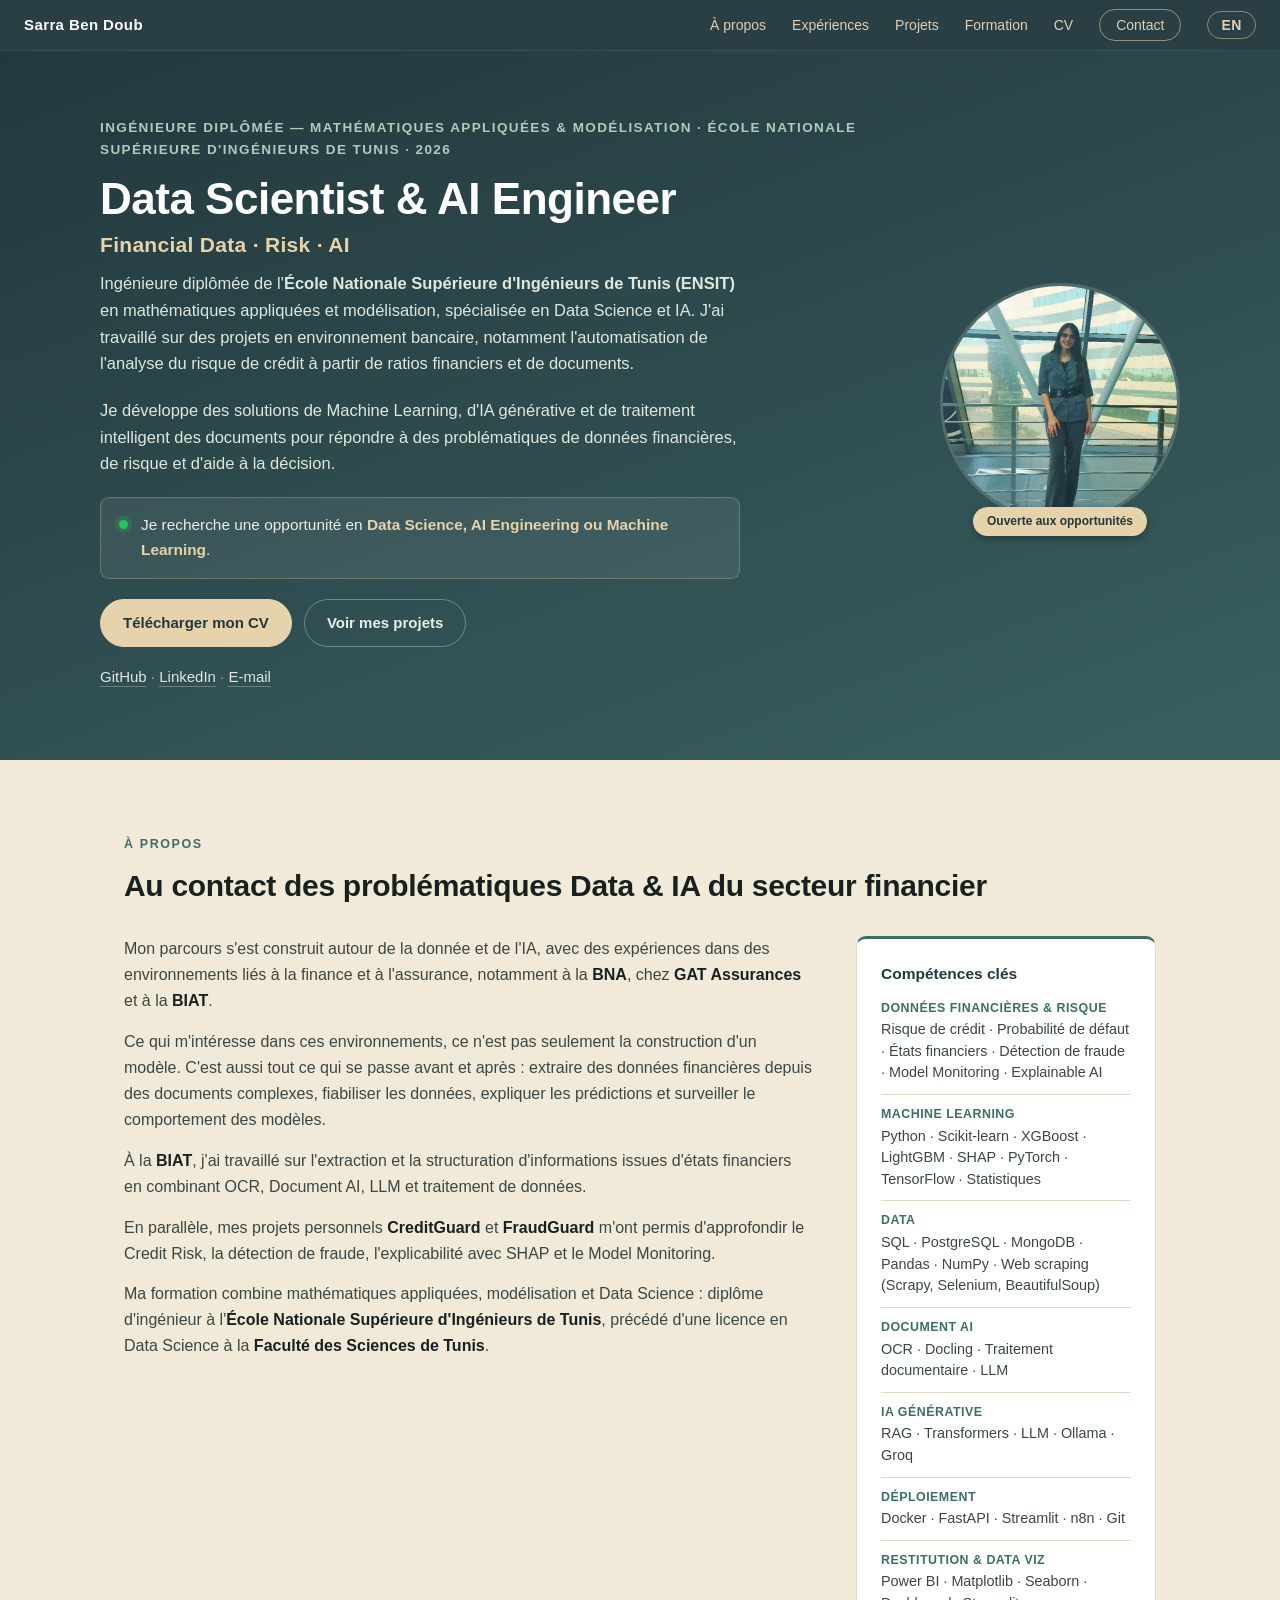
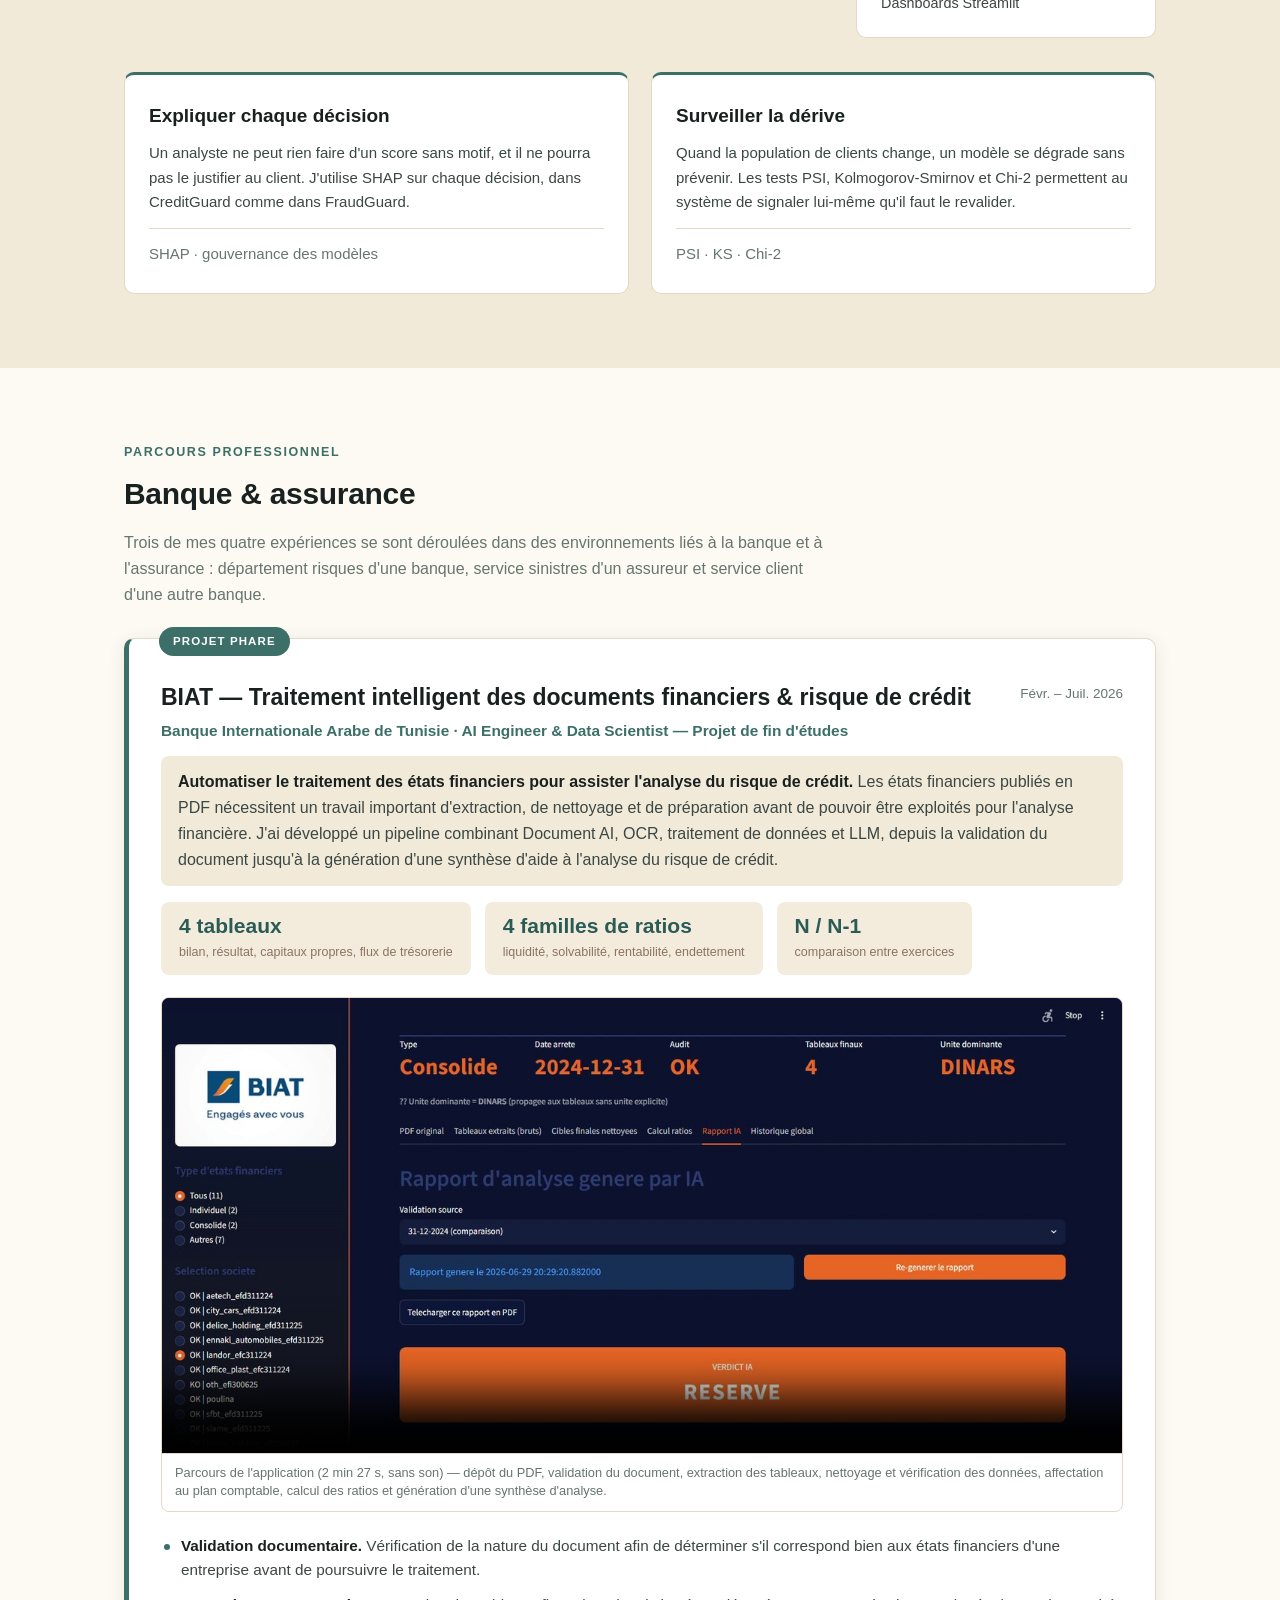
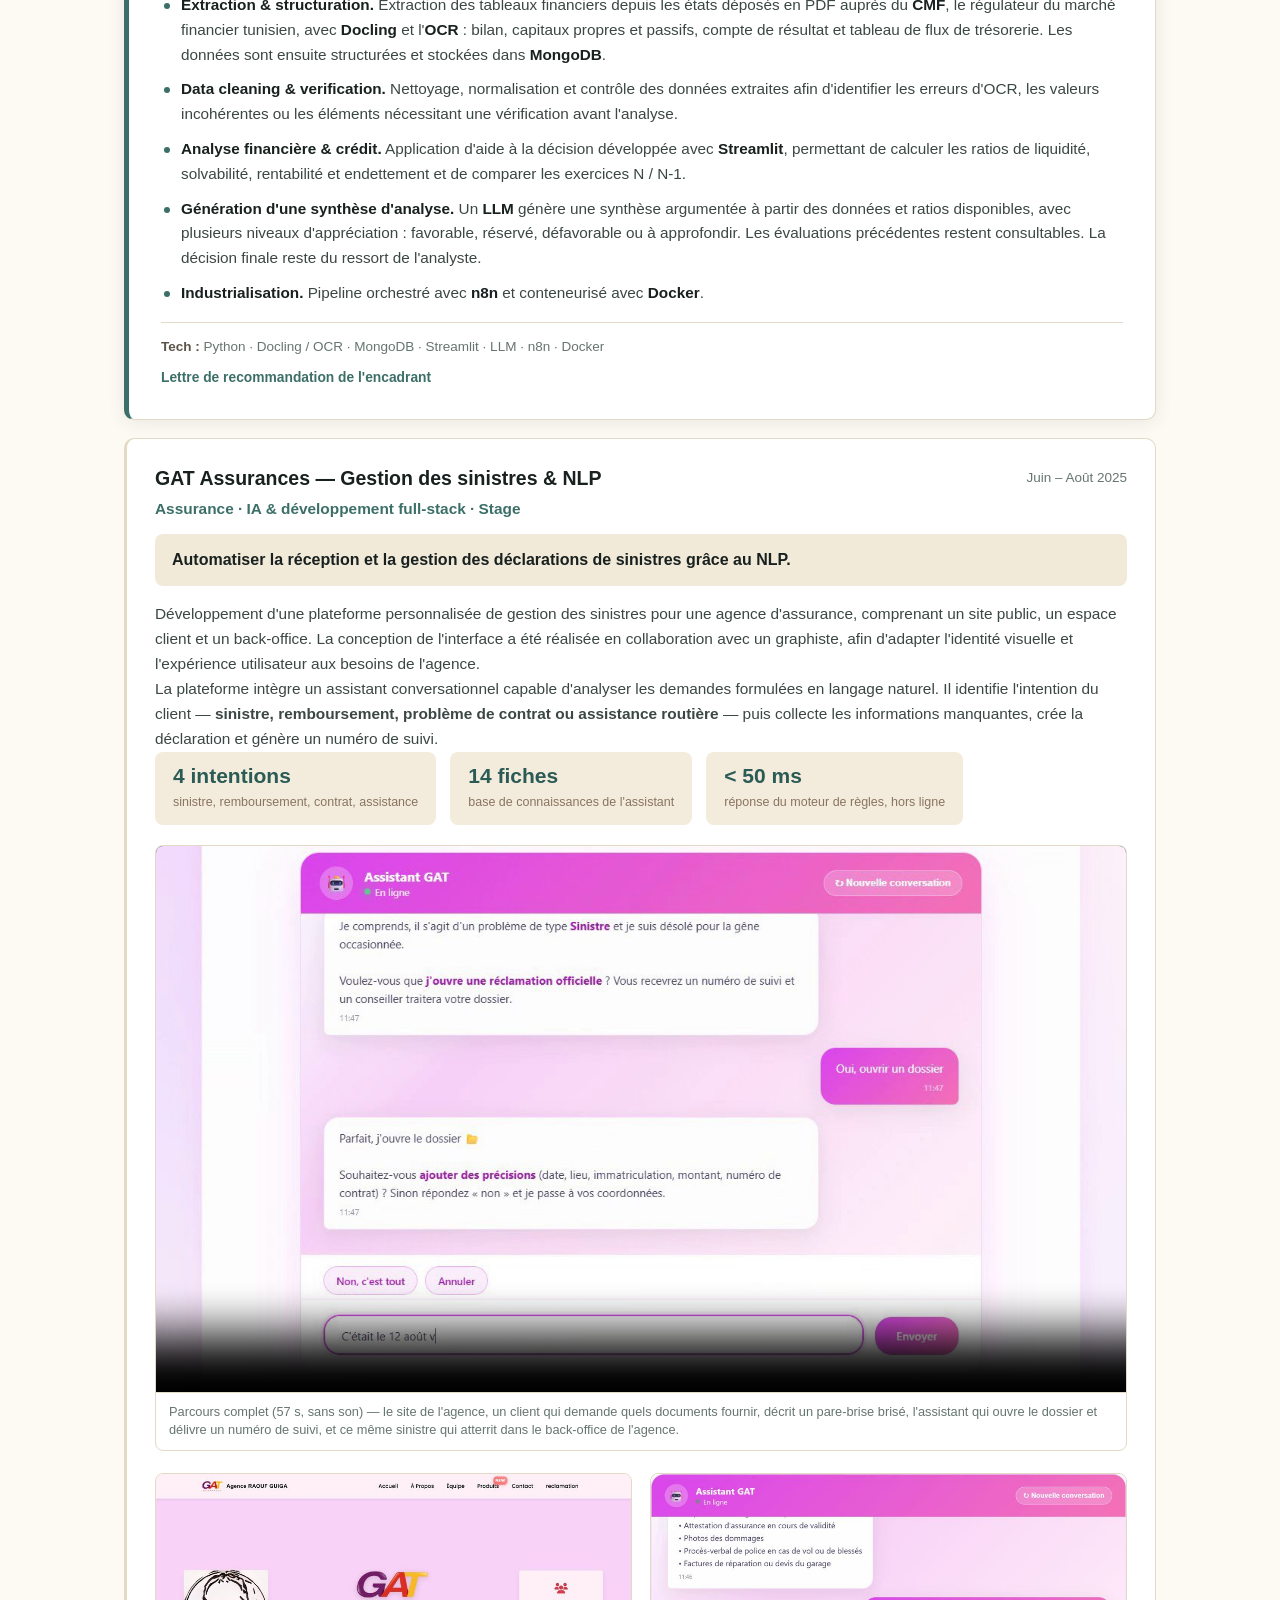
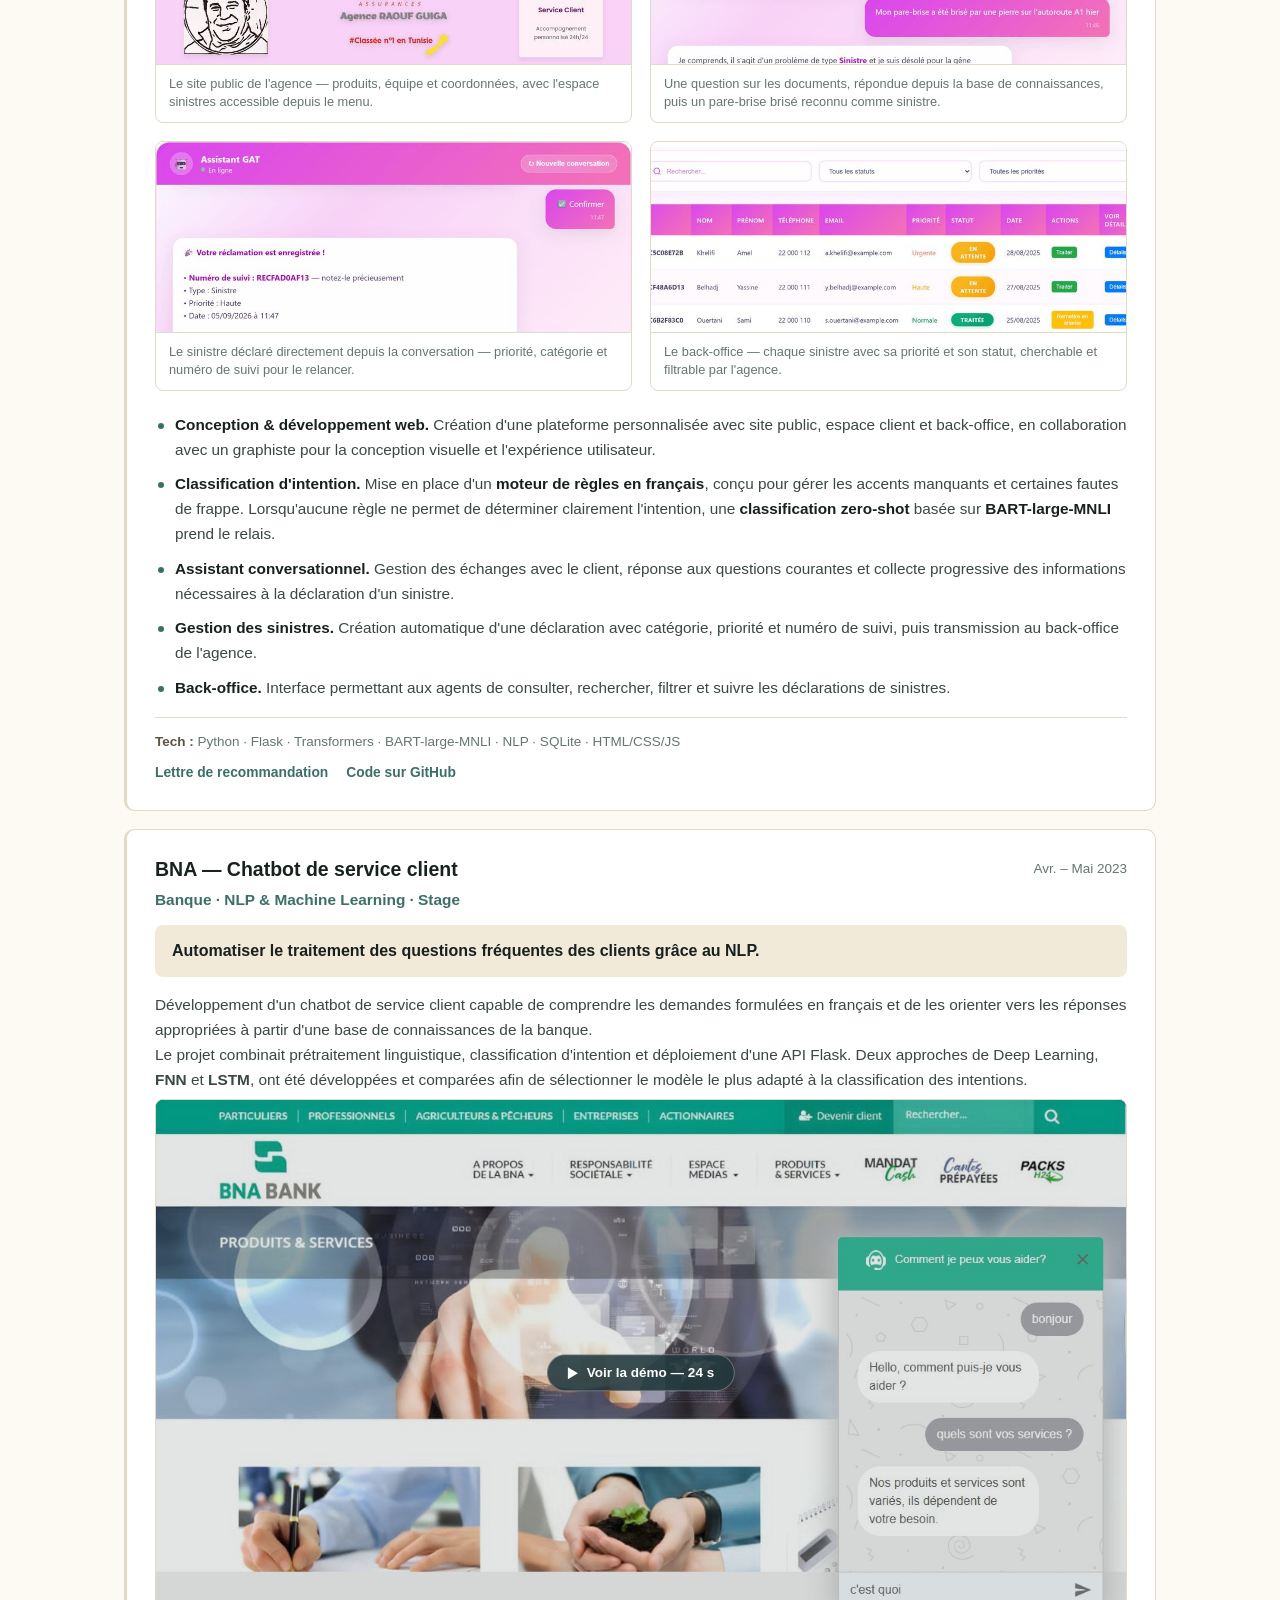
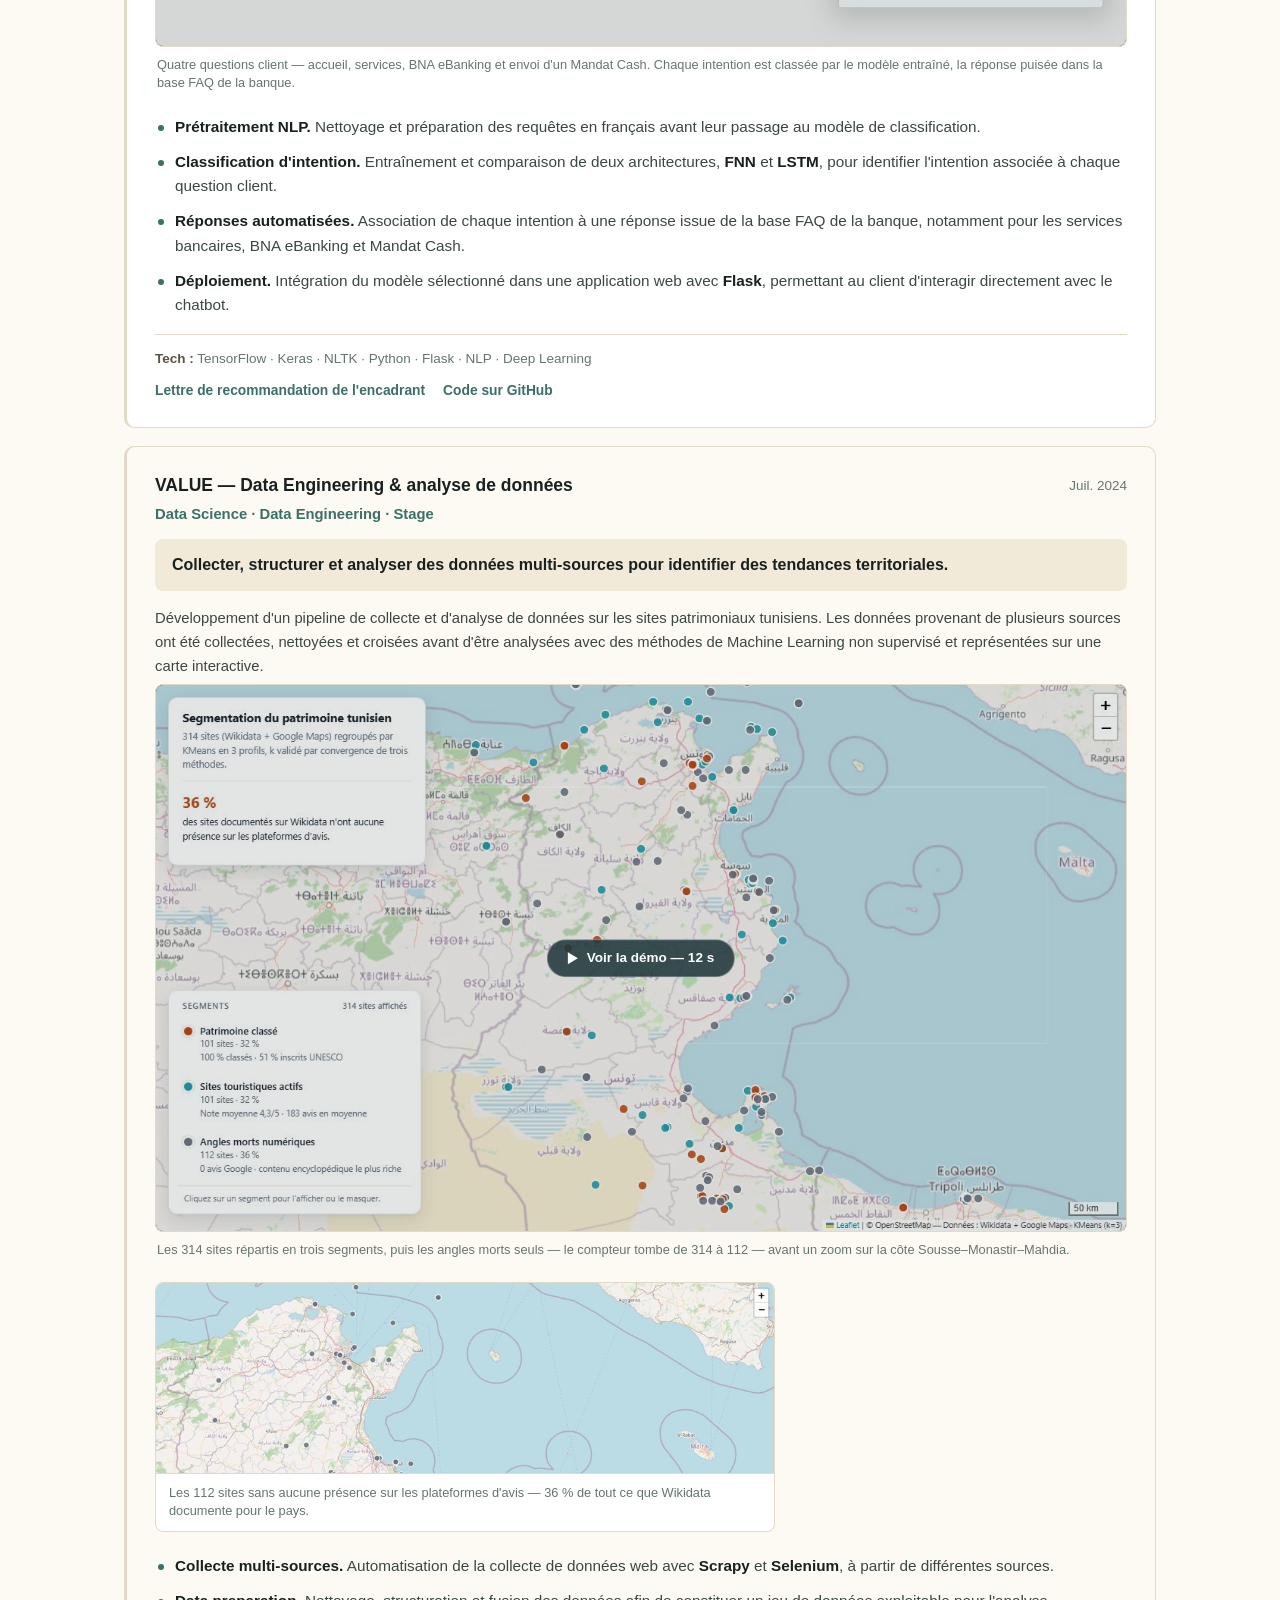
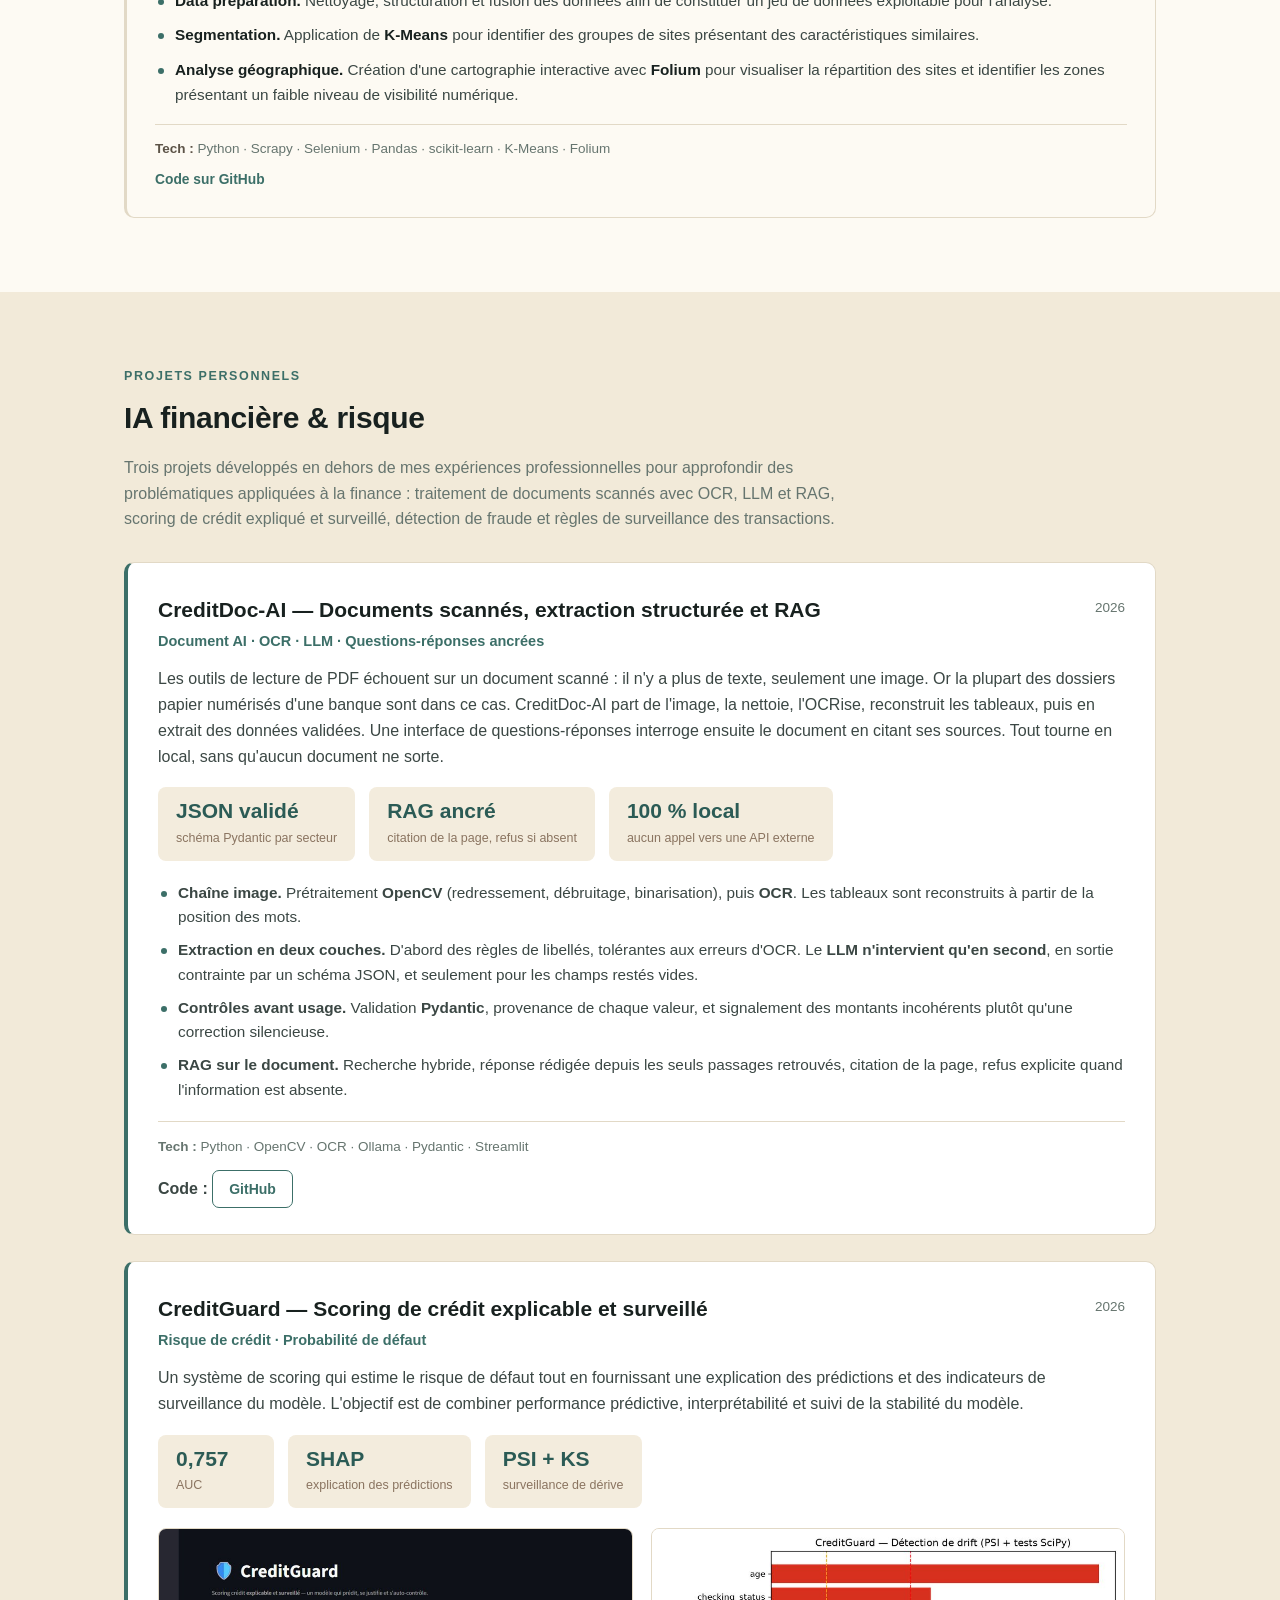
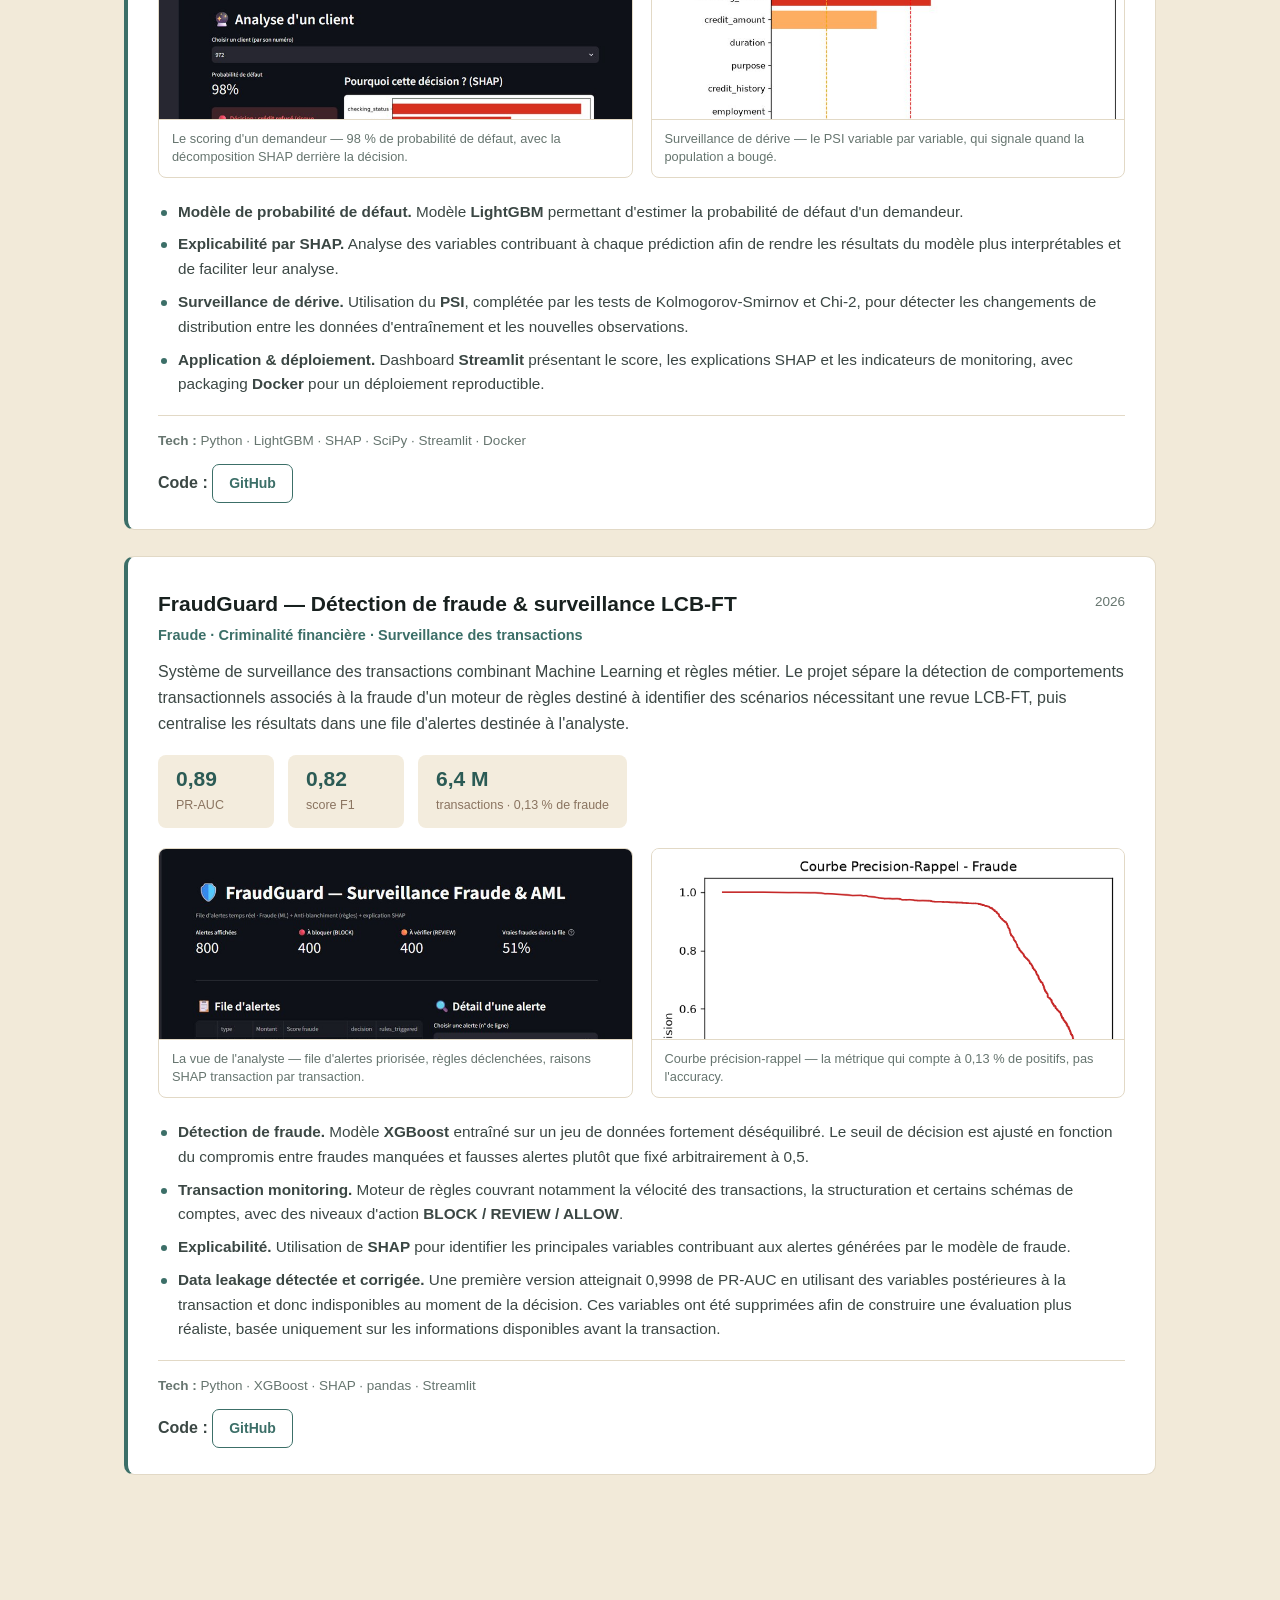
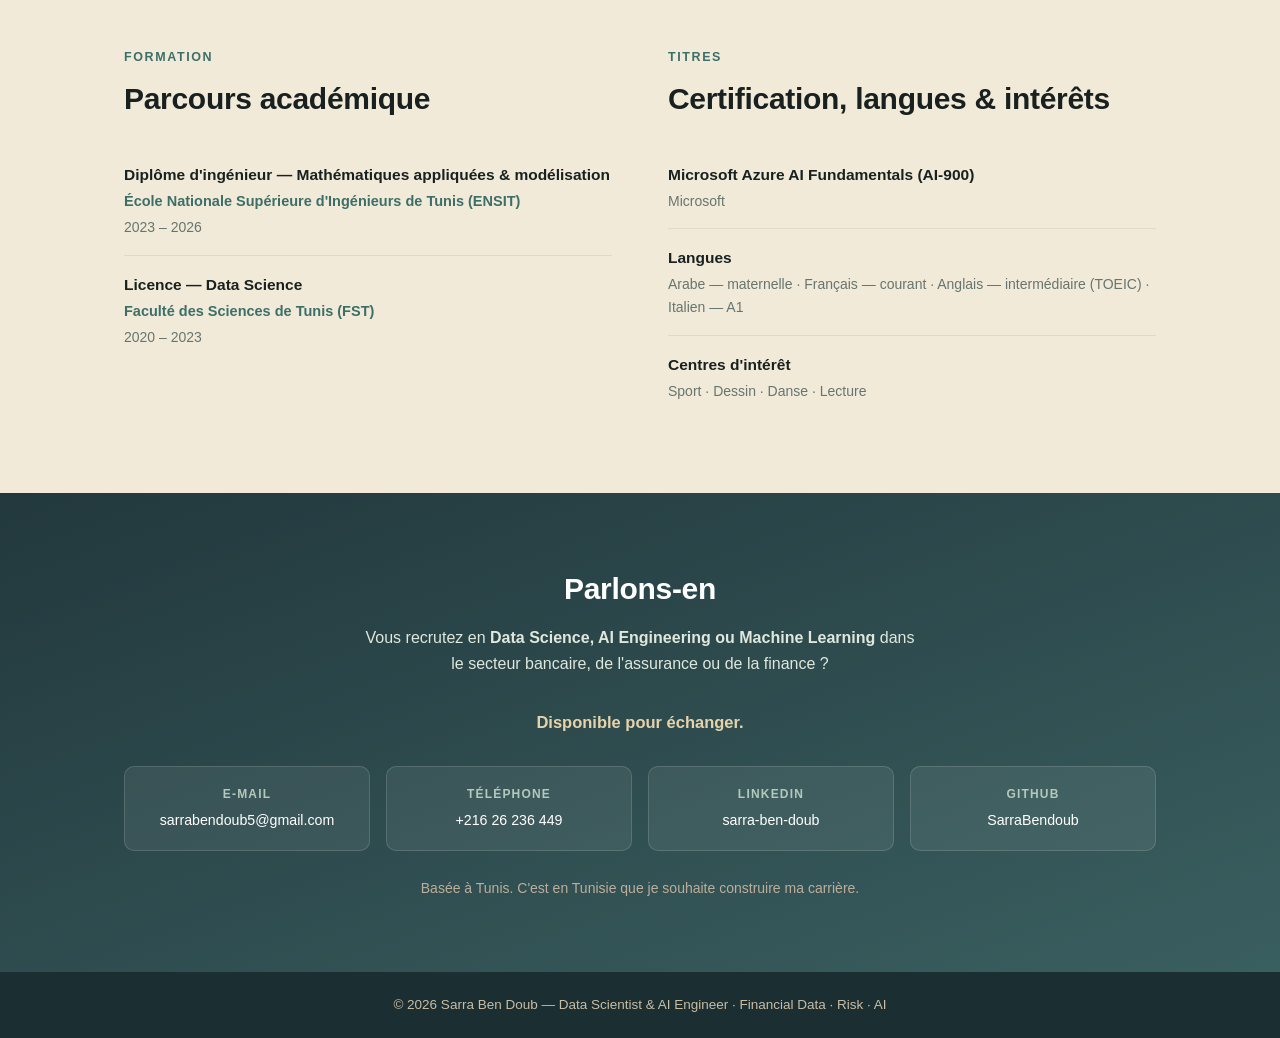
<file: index.html>
<!DOCTYPE html>
<html lang="fr">
<head>
<meta charset="UTF-8">
<meta name="viewport" content="width=device-width, initial-scale=1.0">
<title>Sarra Ben Doub — Data Scientist &amp; AI Engineer | Financial Data · Risk · AI</title>
<meta name="description" content="Data Scientist &amp; AI Engineer · données financières, risque et IA. Machine Learning, IA générative et traitement intelligent des documents appliqués au risque de crédit, à la détection de fraude et à l'analyse financière. Expériences à la BIAT, GAT Assurances et BNA.">
<link rel="icon" href="favicon.svg" type="image/svg+xml">

<!-- Aperçu au partage (LinkedIn, WhatsApp, Slack) -->
<meta property="og:type" content="website">
<meta property="og:locale" content="fr_TN">
<meta property="og:title" content="Sarra Ben Doub — Data Scientist &amp; AI Engineer | Financial Data · Risk · AI">
<meta property="og:description" content="Machine Learning · IA générative · Document AI, appliqués au risque de crédit, à la détection de fraude et à l'analyse des états financiers.">
<meta property="og:url" content="https://sarrabendoub.github.io/">
<meta property="og:image" content="https://sarrabendoub.github.io/assets/og-image.png">
<meta property="og:image:width" content="1200">
<meta property="og:image:height" content="630">
<meta name="twitter:card" content="summary_large_image">
<meta name="twitter:title" content="Sarra Ben Doub — Data Scientist &amp; AI Engineer | Financial Data · Risk · AI">
<meta name="twitter:description" content="Machine Learning · IA générative · Document AI, appliqués au risque de crédit, à la détection de fraude et aux données financières.">
<meta name="twitter:image" content="https://sarrabendoub.github.io/assets/og-image.png">

<link rel="alternate" hreflang="en" href="index-en.html">
<link rel="stylesheet" href="styles.css?v=20260924">
</head>
<body>

<!-- ================= NAV ================= -->
<nav class="nav" id="nav">
  <a href="#top" class="nav-brand">Sarra Ben Doub</a>
  <button class="nav-toggle" id="navToggle" aria-label="Menu">
    <span></span><span></span><span></span>
  </button>
  <ul class="nav-links" id="navLinks">
    <li><a href="#about">À propos</a></li>
    <li><a href="#experience">Expériences</a></li>
    <li><a href="#projects">Projets</a></li>
    <li><a href="#education">Formation</a></li>
    <li><a href="cv/Sarra_Ben_Doub_CV_FR.pdf" target="_blank" rel="noopener">CV</a></li>
    <li><a href="#contact" class="nav-cta">Contact</a></li>
    <li><a href="index-en.html" class="nav-lang" hreflang="en" lang="en">EN</a></li>
  </ul>
</nav>

<!-- ================= HERO ================= -->
<header class="hero" id="top">
  <div class="hero-inner">
    <div class="hero-text">
      <p class="hero-kicker">Ingénieure diplômée — Mathématiques appliquées &amp; modélisation · École Nationale Supérieure d'Ingénieurs de Tunis · 2026</p>

      <h1>Data Scientist &amp; AI Engineer<span class="hero-sub">Financial Data · Risk · AI</span></h1>


      <p class="hero-pitch">
        Ingénieure diplômée de l'<strong>École Nationale Supérieure d'Ingénieurs de Tunis (ENSIT)</strong> en mathématiques appliquées et modélisation,
        spécialisée en Data Science et IA. J'ai travaillé sur des projets en environnement bancaire,
        notamment l'automatisation de l'analyse du risque de crédit à partir de ratios financiers et
        de documents.
      </p>

      <p class="hero-pitch">
        Je développe des solutions de Machine Learning, d'IA générative et de traitement intelligent
        des documents pour répondre à des problématiques de données financières, de risque et d'aide
        à la décision.
      </p>

      <p class="hero-seeking">
        <span class="dot"></span>
        Je recherche une opportunité en <strong>Data Science, AI Engineering ou Machine Learning</strong>.
      </p>

      <div class="hero-actions">
        <a class="btn-cv" href="cv/Sarra_Ben_Doub_CV_FR.pdf" target="_blank" rel="noopener" download>Télécharger mon CV</a>
        <a class="btn-ghost" href="#projects">Voir mes projets</a>
      </div>

      <p class="hero-links">
        <a href="https://github.com/SarraBendoub" target="_blank" rel="noopener">GitHub</a> ·
        <a href="https://www.linkedin.com/in/sarra-ben-doub/" target="_blank" rel="noopener">LinkedIn</a> ·
        <a href="mailto:sarrabendoub5@gmail.com">E-mail</a>
      </p>

    </div>

    <div class="hero-photo round">
      <img src="assets/sarra.jpg" alt="Sarra Ben Doub">
      <span class="badge-open">Ouverte aux opportunités</span>
    </div>
  </div>
</header>

<!-- ================= A PROPOS ================= -->
<section id="about" class="section section-alt">
  <div class="wrap">
    <p class="eyebrow">À propos</p>
    <h2>Au contact des problématiques Data &amp; IA du secteur financier</h2>

    <div class="profile-grid">
      <div class="profile-text">
        <p>
          Mon parcours s'est construit autour de la donnée et de l'IA, avec des expériences dans des
          environnements liés à la finance et à l'assurance, notamment à la <strong>BNA</strong>, chez
          <strong>GAT Assurances</strong> et à la <strong>BIAT</strong>.
        </p>
        <p>
          Ce qui m'intéresse dans ces environnements, ce n'est pas seulement la construction d'un
          modèle. C'est aussi tout ce qui se passe avant et après : extraire des données financières
          depuis des documents complexes, fiabiliser les données, expliquer les prédictions et
          surveiller le comportement des modèles.
        </p>
        <p>
          À la <strong>BIAT</strong>, j'ai travaillé sur l'extraction et la structuration d'informations
          issues d'états financiers en combinant OCR, Document AI, LLM et traitement de données.
        </p>
        <p>
          En parallèle, mes projets personnels <strong>CreditGuard</strong> et <strong>FraudGuard</strong>
          m'ont permis d'approfondir le Credit Risk, la détection de fraude, l'explicabilité avec SHAP
          et le Model Monitoring.
        </p>
        <p>
          Ma formation combine mathématiques appliquées, modélisation et Data Science : diplôme
          d'ingénieur à l'<strong>École Nationale Supérieure d'Ingénieurs de Tunis</strong>, précédé d'une
          licence en Data Science à la <strong>Faculté des Sciences de Tunis</strong>.
        </p>
      </div>

      <aside class="profile-side stack-side">
        <h4>Compétences clés</h4>
        <ul>
          <li><strong>Données financières &amp; Risque</strong>Risque de crédit · Probabilité de défaut · États financiers · Détection de fraude · Model Monitoring · Explainable AI</li>
          <li><strong>Machine Learning</strong>Python · Scikit-learn · XGBoost · LightGBM · SHAP · PyTorch · TensorFlow · Statistiques</li>
          <li><strong>Data</strong>SQL · PostgreSQL · MongoDB · Pandas · NumPy · Web scraping (Scrapy, Selenium, BeautifulSoup)</li>
          <li><strong>Document AI</strong>OCR · Docling · Traitement documentaire · LLM</li>
          <li><strong>IA générative</strong>RAG · Transformers · LLM · Ollama · Groq</li>
          <li><strong>Déploiement</strong>Docker · FastAPI · Streamlit · n8n · Git</li>
          <li><strong>Restitution &amp; Data Viz</strong>Power BI · Matplotlib · Seaborn · Dashboards Streamlit</li>
        </ul>
      </aside>
    </div>

    <div class="grid-2 pillars">
      <div class="card focus-card">
        <h3>Expliquer chaque décision</h3>
        <p>
          Un analyste ne peut rien faire d'un score sans motif, et il ne pourra pas le justifier au
          client. J'utilise SHAP sur chaque décision, dans CreditGuard comme dans FraudGuard.
        </p>
        <p class="card-tags">SHAP · gouvernance des modèles</p>
      </div>
      <div class="card focus-card">
        <h3>Surveiller la dérive</h3>
        <p>
          Quand la population de clients change, un modèle se dégrade sans prévenir. Les tests PSI,
          Kolmogorov-Smirnov et Chi-2 permettent au système de signaler lui-même qu'il faut le
          revalider.
        </p>
        <p class="card-tags">PSI · KS · Chi-2</p>
      </div>
    </div>
  </div>
</section>

<!-- ================= EXPERIENCE ================= -->
<section id="experience" class="section">
  <div class="wrap">
    <p class="eyebrow">Parcours professionnel</p>
    <h2>Banque &amp; assurance</h2>
    <p class="section-lead">
      Trois de mes quatre expériences se sont déroulées dans des environnements liés à la banque
      et à l'assurance : département risques d'une banque, service sinistres d'un assureur et service
      client d'une autre banque.
    </p>

    <!-- ============ BIAT — piece maitresse ============ -->
    <article class="xp xp-flagship">
      <span class="flag">Projet phare</span>

      <div class="xp-head">
        <div>
          <h3>BIAT — Traitement intelligent des documents financiers &amp; risque de crédit</h3>
          <p class="xp-org">Banque Internationale Arabe de Tunisie · AI Engineer &amp; Data Scientist — Projet de fin d'études</p>
        </div>
        <span class="xp-date">Févr. – Juil. 2026</span>
      </div>

      <p class="xp-lead-text">
        <strong>Automatiser le traitement des états financiers pour assister l'analyse du risque de
        crédit.</strong> Les états financiers publiés en PDF nécessitent un travail important
        d'extraction, de nettoyage et de préparation avant de pouvoir être exploités pour l'analyse
        financière. J'ai développé un pipeline combinant Document AI, OCR, traitement de données et
        LLM, depuis la validation du document jusqu'à la génération d'une synthèse d'aide à l'analyse
        du risque de crédit.
      </p>

      <div class="metrics">
        <div class="metric"><strong>4 tableaux</strong><span>bilan, résultat, capitaux propres, flux de trésorerie</span></div>
        <div class="metric"><strong>4 familles de ratios</strong><span>liquidité, solvabilité, rentabilité, endettement</span></div>
        <div class="metric"><strong>N / N-1</strong><span>comparaison entre exercices</span></div>
      </div>

      <figure class="demo">
        <video controls preload="none" playsinline width="1280" height="606"
               poster="projects/01-biat-credit-risk/media/app-demo-poster.jpg">
          <source src="projects/01-biat-credit-risk/media/app-demo.webm" type="video/webm">
          Votre navigateur ne peut pas lire cette vidéo.
          <a href="projects/01-biat-credit-risk/media/app-demo.webm">Téléchargez l'enregistrement</a> à la place.
        </video>
        <figcaption>
          Parcours de l'application (2 min 27 s, sans son) — dépôt du PDF, validation du document,
          extraction des tableaux,
          nettoyage et vérification des données, affectation au plan comptable, calcul des ratios et
          génération d'une synthèse d'analyse.
        </figcaption>
      </figure>

      <ul class="xp-points">
        <li>
          <strong>Validation documentaire.</strong> Vérification de la nature du document afin de
          déterminer s'il correspond bien aux états financiers d'une entreprise avant de poursuivre
          le traitement.
        </li>
        <li>
          <strong>Extraction &amp; structuration.</strong> Extraction des tableaux financiers depuis
          les états déposés en PDF auprès du <strong>CMF</strong>, le régulateur du marché financier
          tunisien, avec <strong>Docling</strong> et l'<strong>OCR</strong> : bilan, capitaux propres et
          passifs, compte de résultat et tableau de flux de trésorerie. Les données sont ensuite
          structurées et stockées dans <strong>MongoDB</strong>.
        </li>
        <li>
          <strong>Data cleaning &amp; verification.</strong> Nettoyage, normalisation et contrôle des
          données extraites afin d'identifier les erreurs d'OCR, les valeurs incohérentes ou les
          éléments nécessitant une vérification avant l'analyse.
        </li>
        <li>
          <strong>Analyse financière &amp; crédit.</strong> Application d'aide à la décision développée
          avec <strong>Streamlit</strong>, permettant de calculer les ratios de liquidité, solvabilité,
          rentabilité et endettement et de comparer les exercices N / N-1.
        </li>
        <li>
          <strong>Génération d'une synthèse d'analyse.</strong> Un <strong>LLM</strong> génère une
          synthèse argumentée à partir des données et ratios disponibles, avec plusieurs niveaux
          d'appréciation : favorable, réservé, défavorable ou à approfondir. Les évaluations
          précédentes restent consultables. La décision finale reste du ressort de l'analyste.
        </li>
        <li>
          <strong>Industrialisation.</strong> Pipeline orchestré avec <strong>n8n</strong> et
          conteneurisé avec <strong>Docker</strong>.
        </li>
      </ul>

      <p class="xp-tech"><b>Tech :</b> Python · Docling / OCR · MongoDB · Streamlit · LLM · n8n · Docker</p>
      <p class="xp-links">
        <a href="projects/01-biat-credit-risk/docs/recommendation-letter.pdf" target="_blank" rel="noopener">Lettre de recommandation de l'encadrant</a>
      </p>
    </article>

    <!-- ============ GAT ============ -->
    <article class="xp">
      <div class="xp-head">
        <div>
          <h3>GAT Assurances — Gestion des sinistres &amp; NLP</h3>
          <p class="xp-org">Assurance · IA &amp; développement full-stack · Stage</p>
        </div>
        <span class="xp-date">Juin – Août 2025</span>
      </div>
      <p class="xp-lead-text">
        <strong>Automatiser la réception et la gestion des déclarations de sinistres grâce au
        NLP.</strong>
      </p>
      <p>
        Développement d'une plateforme personnalisée de gestion des sinistres pour une agence
        d'assurance, comprenant un site public, un espace client et un back-office. La conception de
        l'interface a été réalisée en collaboration avec un graphiste, afin d'adapter l'identité
        visuelle et l'expérience utilisateur aux besoins de l'agence.
      </p>
      <p>
        La plateforme intègre un assistant conversationnel capable d'analyser les demandes formulées
        en langage naturel. Il identifie l'intention du client — <strong>sinistre, remboursement,
        problème de contrat ou assistance routière</strong> — puis collecte les informations
        manquantes, crée la déclaration et génère un numéro de suivi.
      </p>

      <div class="metrics">
        <div class="metric"><strong>4 intentions</strong><span>sinistre, remboursement, contrat, assistance</span></div>
        <div class="metric"><strong>14 fiches</strong><span>base de connaissances de l'assistant</span></div>
        <div class="metric"><strong>&lt; 50 ms</strong><span>réponse du moteur de règles, hors ligne</span></div>
      </div>

      <figure class="demo">
        <video controls preload="none" playsinline width="1280" height="720"
               poster="projects/02-gat-assurances-claims-nlp/media/demo-poster.jpg">
          <source src="projects/02-gat-assurances-claims-nlp/media/demo.webm" type="video/webm">
          Votre navigateur ne peut pas lire cette vidéo.
          <a href="projects/02-gat-assurances-claims-nlp/media/demo.webm">Téléchargez l'enregistrement</a> à la place.
        </video>
        <figcaption>
          Parcours complet (57 s, sans son) — le site de l'agence, un client qui demande quels
          documents fournir, décrit un pare-brise brisé, l'assistant qui ouvre le dossier et délivre
          un numéro de suivi, et ce même sinistre qui atterrit dans le back-office de l'agence.
        </figcaption>
      </figure>

      <div class="shots">
        <figure>
          <a href="projects/02-gat-assurances-claims-nlp/media/site.jpg" target="_blank" rel="noopener">
            <img src="projects/02-gat-assurances-claims-nlp/media/site-card.jpg" alt="Site public de l'agence GAT Assurances" loading="lazy">
          </a>
          <figcaption>Le site public de l'agence — produits, équipe et coordonnées, avec l'espace sinistres accessible depuis le menu.</figcaption>
        </figure>
        <figure>
          <a href="projects/02-gat-assurances-claims-nlp/media/assistant.png" target="_blank" rel="noopener">
            <img src="projects/02-gat-assurances-claims-nlp/media/assistant-card.jpg" alt="L'assistant répond à une question puis classe un sinistre" loading="lazy">
          </a>
          <figcaption>Une question sur les documents, répondue depuis la base de connaissances, puis un pare-brise brisé reconnu comme sinistre.</figcaption>
        </figure>
        <figure>
          <a href="projects/02-gat-assurances-claims-nlp/media/ticket.png" target="_blank" rel="noopener">
            <img src="projects/02-gat-assurances-claims-nlp/media/ticket-card.jpg" alt="Sinistre déclaré depuis la conversation, avec son numéro de suivi" loading="lazy">
          </a>
          <figcaption>Le sinistre déclaré directement depuis la conversation — priorité, catégorie et numéro de suivi pour le relancer.</figcaption>
        </figure>
        <figure>
          <a href="projects/02-gat-assurances-claims-nlp/media/dashboard.png" target="_blank" rel="noopener">
            <img src="projects/02-gat-assurances-claims-nlp/media/dashboard-card.jpg" alt="Back-office de l'agence listant tous les sinistres" loading="lazy">
          </a>
          <figcaption>Le back-office — chaque sinistre avec sa priorité et son statut, cherchable et filtrable par l'agence.</figcaption>
        </figure>
      </div>

      <ul class="xp-points">
        <li>
          <strong>Conception &amp; développement web.</strong> Création d'une plateforme personnalisée
          avec site public, espace client et back-office, en collaboration avec un graphiste pour la
          conception visuelle et l'expérience utilisateur.
        </li>
        <li>
          <strong>Classification d'intention.</strong> Mise en place d'un <strong>moteur de règles en
          français</strong>, conçu pour gérer les accents manquants et certaines fautes de frappe.
          Lorsqu'aucune règle ne permet de déterminer clairement l'intention, une
          <strong>classification zero-shot</strong> basée sur <strong>BART-large-MNLI</strong> prend
          le relais.
        </li>
        <li>
          <strong>Assistant conversationnel.</strong> Gestion des échanges avec le client, réponse aux
          questions courantes et collecte progressive des informations nécessaires à la déclaration
          d'un sinistre.
        </li>
        <li>
          <strong>Gestion des sinistres.</strong> Création automatique d'une déclaration avec
          catégorie, priorité et numéro de suivi, puis transmission au back-office de l'agence.
        </li>
        <li>
          <strong>Back-office.</strong> Interface permettant aux agents de consulter, rechercher,
          filtrer et suivre les déclarations de sinistres.
        </li>
      </ul>

      <p class="xp-tech"><b>Tech :</b> Python · Flask · Transformers · BART-large-MNLI · NLP · SQLite · HTML/CSS/JS</p>
      <p class="xp-links">
        <a href="projects/02-gat-assurances-claims-nlp/docs/recommendation-letter.pdf" target="_blank" rel="noopener">Lettre de recommandation</a>
        <a href="https://github.com/SarraBendoub/insurance-agency-platform" target="_blank" rel="noopener">Code sur GitHub</a>
      </p>
    </article>

    <!-- ============ BNA ============ -->
    <article class="xp">
      <div class="xp-head">
        <div>
          <h3>BNA — Chatbot de service client</h3>
          <p class="xp-org">Banque · NLP &amp; Machine Learning · Stage</p>
        </div>
        <span class="xp-date">Avr. – Mai 2023</span>
      </div>
      <p class="xp-lead-text">
        <strong>Automatiser le traitement des questions fréquentes des clients grâce au NLP.</strong>
      </p>
      <p>
        Développement d'un chatbot de service client capable de comprendre les demandes formulées en
        français et de les orienter vers les réponses appropriées à partir d'une base de connaissances
        de la banque.
      </p>
      <p>
        Le projet combinait prétraitement linguistique, classification d'intention et déploiement
        d'une API Flask. Deux approches de Deep Learning, <strong>FNN</strong> et
        <strong>LSTM</strong>, ont été développées et comparées afin de sélectionner le modèle le plus
        adapté à la classification des intentions.
      </p>

      <figure class="demo-light">
        <a class="demo-link" href="projects/03-bna-bank-chatbot/media/demo.webm" target="_blank" rel="noopener">
          <img src="projects/03-bna-bank-chatbot/media/demo-poster.jpg" width="1280" height="720"
               alt="Le chatbot BNA répondant à un client" loading="lazy" decoding="async">
          <span class="demo-play">Voir la démo — 24 s</span>
        </a>
        <figcaption>
          Quatre questions client — accueil, services, BNA eBanking et envoi d'un Mandat Cash.
          Chaque intention est classée par le modèle entraîné, la réponse puisée dans la base FAQ
          de la banque.
        </figcaption>
      </figure>

      <ul class="xp-points">
        <li>
          <strong>Prétraitement NLP.</strong> Nettoyage et préparation des requêtes en français avant
          leur passage au modèle de classification.
        </li>
        <li>
          <strong>Classification d'intention.</strong> Entraînement et comparaison de deux
          architectures, <strong>FNN</strong> et <strong>LSTM</strong>, pour identifier l'intention
          associée à chaque question client.
        </li>
        <li>
          <strong>Réponses automatisées.</strong> Association de chaque intention à une réponse issue
          de la base FAQ de la banque, notamment pour les services bancaires, BNA eBanking et Mandat
          Cash.
        </li>
        <li>
          <strong>Déploiement.</strong> Intégration du modèle sélectionné dans une application web
          avec <strong>Flask</strong>, permettant au client d'interagir directement avec le chatbot.
        </li>
      </ul>

      <p class="xp-tech"><b>Tech :</b> TensorFlow · Keras · NLTK · Python · Flask · NLP · Deep Learning</p>
      <p class="xp-links">
        <a href="projects/03-bna-bank-chatbot/docs/recommendation-letter.pdf" target="_blank" rel="noopener">Lettre de recommandation de l'encadrant</a>
        <a href="https://github.com/SarraBendoub/-chatbot_BNA-main" target="_blank" rel="noopener">Code sur GitHub</a>
      </p>
    </article>

    <!-- ============ VALUE (secondaire) ============ -->
    <article class="xp xp-minor">
      <div class="xp-head">
        <div>
          <h3>VALUE — Data Engineering &amp; analyse de données</h3>
          <p class="xp-org">Data Science · Data Engineering · Stage</p>
        </div>
        <span class="xp-date">Juil. 2024</span>
      </div>
      <p class="xp-lead-text">
        <strong>Collecter, structurer et analyser des données multi-sources pour identifier des
        tendances territoriales.</strong>
      </p>
      <p>
        Développement d'un pipeline de collecte et d'analyse de données sur les sites patrimoniaux
        tunisiens. Les données provenant de plusieurs sources ont été collectées, nettoyées et
        croisées avant d'être analysées avec des méthodes de Machine Learning non supervisé et
        représentées sur une carte interactive.
      </p>

      <figure class="demo-light">
        <a class="demo-link" href="projects/04-value-heritage-data/media/demo.webm" target="_blank" rel="noopener">
          <img src="projects/04-value-heritage-data/media/demo-poster.jpg" width="1280" height="720"
               alt="Carte interactive des sites patrimoniaux tunisiens" loading="lazy" decoding="async">
          <span class="demo-play">Voir la démo — 12 s</span>
        </a>
        <figcaption>
          Les 314 sites répartis en trois segments, puis les angles morts seuls — le compteur tombe
          de 314 à 112 — avant un zoom sur la côte Sousse–Monastir–Mahdia.
        </figcaption>
      </figure>

      <div class="shots shots-single">
        <figure>
          <a href="projects/04-value-heritage-data/media/blindspots.jpg" target="_blank" rel="noopener">
            <img src="projects/04-value-heritage-data/media/blindspots-card.jpg" alt="Carte de la Tunisie montrant les 112 sites patrimoniaux absents des plateformes d'avis" loading="lazy" decoding="async">
          </a>
          <figcaption>Les 112 sites sans aucune présence sur les plateformes d'avis — 36 % de tout ce que Wikidata documente pour le pays.</figcaption>
        </figure>
      </div>

      <ul class="xp-points">
        <li>
          <strong>Collecte multi-sources.</strong> Automatisation de la collecte de données web avec
          <strong>Scrapy</strong> et <strong>Selenium</strong>, à partir de différentes sources.
        </li>
        <li>
          <strong>Data preparation.</strong> Nettoyage, structuration et fusion des données afin de
          constituer un jeu de données exploitable pour l'analyse.
        </li>
        <li>
          <strong>Segmentation.</strong> Application de <strong>K-Means</strong> pour identifier des
          groupes de sites présentant des caractéristiques similaires.
        </li>
        <li>
          <strong>Analyse géographique.</strong> Création d'une cartographie interactive avec
          <strong>Folium</strong> pour visualiser la répartition des sites et identifier les zones
          présentant un faible niveau de visibilité numérique.
        </li>
      </ul>

      <p class="xp-tech"><b>Tech :</b> Python · Scrapy · Selenium · Pandas · scikit-learn · K-Means · Folium</p>
      <p class="xp-links">
        <a href="https://github.com/SarraBendoub/HeritageScope" target="_blank" rel="noopener">Code sur GitHub</a>
      </p>
    </article>
  </div>
</section>

<!-- ================= PROJECTS ================= -->
<section id="projects" class="section section-alt">
  <div class="wrap">
    <p class="eyebrow">Projets personnels</p>
    <h2>IA financière &amp; risque</h2>
    <p class="section-lead">
      Trois projets développés en dehors de mes expériences professionnelles pour approfondir des
      problématiques appliquées à la finance : traitement de documents scannés avec OCR, LLM et
      RAG, scoring de crédit expliqué et surveillé, détection de fraude et règles de surveillance
      des transactions.
    </p>

    <!-- CreditDoc-AI -->
    <article class="project">
      <div class="project-head">
        <div>
          <h3>CreditDoc-AI — Documents scannés, extraction structurée et RAG</h3>
          <p class="project-org">Document AI · OCR · LLM · Questions-réponses ancrées</p>
        </div>
        <span class="project-date">2026</span>
      </div>

      <p class="project-lead">
        Les outils de lecture de PDF échouent sur un document scanné : il n'y a plus de texte,
        seulement une image. Or la plupart des dossiers papier numérisés d'une banque sont dans ce
        cas. CreditDoc-AI part de l'image, la nettoie, l'OCRise, reconstruit les tableaux, puis en
        extrait des données validées. Une interface de questions-réponses interroge ensuite le
        document en citant ses sources. Tout tourne en local, sans qu'aucun document ne sorte.
      </p>

      <div class="metrics">
        <div class="metric"><strong>JSON validé</strong><span>schéma Pydantic par secteur</span></div>
        <div class="metric"><strong>RAG ancré</strong><span>citation de la page, refus si absent</span></div>
        <div class="metric"><strong>100 % local</strong><span>aucun appel vers une API externe</span></div>
      </div>

      <ul class="project-points">
        <li><strong>Chaîne image.</strong> Prétraitement <strong>OpenCV</strong> (redressement, débruitage, binarisation), puis <strong>OCR</strong>. Les tableaux sont reconstruits à partir de la position des mots.</li>
        <li><strong>Extraction en deux couches.</strong> D'abord des règles de libellés, tolérantes aux erreurs d'OCR. Le <strong>LLM n'intervient qu'en second</strong>, en sortie contrainte par un schéma JSON, et seulement pour les champs restés vides.</li>
        <li><strong>Contrôles avant usage.</strong> Validation <strong>Pydantic</strong>, provenance de chaque valeur, et signalement des montants incohérents plutôt qu'une correction silencieuse.</li>
        <li><strong>RAG sur le document.</strong> Recherche hybride, réponse rédigée depuis les seuls passages retrouvés, citation de la page, refus explicite quand l'information est absente.</li>
      </ul>

      <p class="project-tech"><b>Tech :</b> Python · OpenCV · OCR · Ollama · Pydantic · Streamlit</p>
      <p class="project-links">
        <b>Code :</b>
        <a href="https://github.com/SarraBendoub/CreditDoc-AI" target="_blank" rel="noopener" class="link-code">GitHub</a>
      </p>
    </article>

    <!-- CreditGuard -->
    <article class="project">
      <div class="project-head">
        <div>
          <h3>CreditGuard — Scoring de crédit explicable et surveillé</h3>
          <p class="project-org">Risque de crédit · Probabilité de défaut</p>
        </div>
        <span class="project-date">2026</span>
      </div>

      <p class="project-lead">
        Un système de scoring qui estime le risque de défaut tout en fournissant une explication des
        prédictions et des indicateurs de surveillance du modèle. L'objectif est de combiner
        performance prédictive, interprétabilité et suivi de la stabilité du modèle.
      </p>

      <div class="metrics">
        <div class="metric"><strong>0,757</strong><span>AUC</span></div>
        <div class="metric"><strong>SHAP</strong><span>explication des prédictions</span></div>
        <div class="metric"><strong>PSI + KS</strong><span>surveillance de dérive</span></div>
      </div>

      <div class="shots">
        <figure>
          <a href="projects/05-creditguard-credit-scoring/media/dashboard.png" target="_blank" rel="noopener">
            <img src="projects/05-creditguard-credit-scoring/media/dashboard-card.jpg" alt="Dashboard CreditGuard — scoring d'un demandeur avec explication SHAP" loading="lazy">
          </a>
          <figcaption>Le scoring d'un demandeur — 98 % de probabilité de défaut, avec la décomposition SHAP derrière la décision.</figcaption>
        </figure>
        <figure>
          <a href="projects/05-creditguard-credit-scoring/media/drift.png" target="_blank" rel="noopener">
            <img src="projects/05-creditguard-credit-scoring/media/drift-card.jpg" alt="Population Stability Index variable par variable" loading="lazy">
          </a>
          <figcaption>Surveillance de dérive — le PSI variable par variable, qui signale quand la population a bougé.</figcaption>
        </figure>
      </div>

      <ul class="project-points">
        <li><strong>Modèle de probabilité de défaut.</strong> Modèle <strong>LightGBM</strong> permettant d'estimer la probabilité de défaut d'un demandeur.</li>
        <li><strong>Explicabilité par SHAP.</strong> Analyse des variables contribuant à chaque prédiction afin de rendre les résultats du modèle plus interprétables et de faciliter leur analyse.</li>
        <li><strong>Surveillance de dérive.</strong> Utilisation du <strong>PSI</strong>, complétée par les tests de Kolmogorov-Smirnov et Chi-2, pour détecter les changements de distribution entre les données d'entraînement et les nouvelles observations.</li>
        <li><strong>Application &amp; déploiement.</strong> Dashboard <strong>Streamlit</strong> présentant le score, les explications SHAP et les indicateurs de monitoring, avec packaging <strong>Docker</strong> pour un déploiement reproductible.</li>
      </ul>

      <p class="project-tech"><b>Tech :</b> Python · LightGBM · SHAP · SciPy · Streamlit · Docker</p>
      <p class="project-links">
        <b>Code :</b>
        <a href="https://github.com/SarraBendoub/CreditGuard" target="_blank" rel="noopener" class="link-code">GitHub</a>
      </p>
    </article>

    <!-- FraudGuard -->
    <article class="project">
      <div class="project-head">
        <div>
          <h3>FraudGuard — Détection de fraude &amp; surveillance LCB-FT</h3>
          <p class="project-org">Fraude · Criminalité financière · Surveillance des transactions</p>
        </div>
        <span class="project-date">2026</span>
      </div>

      <p class="project-lead">
        Système de surveillance des transactions combinant Machine Learning et règles métier. Le
        projet sépare la détection de comportements transactionnels associés à la fraude d'un moteur
        de règles destiné à identifier des scénarios nécessitant une revue LCB-FT, puis centralise
        les résultats dans une file d'alertes destinée à l'analyste.
      </p>

      <div class="metrics">
        <div class="metric"><strong>0,89</strong><span>PR-AUC</span></div>
        <div class="metric"><strong>0,82</strong><span>score F1</span></div>
        <div class="metric"><strong>6,4 M</strong><span>transactions · 0,13 % de fraude</span></div>
      </div>

      <div class="shots">
        <figure>
          <a href="projects/06-fraudguard-fraud-aml/media/dashboard.png" target="_blank" rel="noopener">
            <img src="projects/06-fraudguard-fraud-aml/media/dashboard-card.jpg" alt="File d'alertes FraudGuard avec le détail de chaque alerte" loading="lazy">
          </a>
          <figcaption>La vue de l'analyste — file d'alertes priorisée, règles déclenchées, raisons SHAP transaction par transaction.</figcaption>
        </figure>
        <figure>
          <a href="projects/06-fraudguard-fraud-aml/media/prcurve.png" target="_blank" rel="noopener">
            <img src="projects/06-fraudguard-fraud-aml/media/prcurve.png" alt="Courbe précision-rappel du modèle de fraude" loading="lazy">
          </a>
          <figcaption>Courbe précision-rappel — la métrique qui compte à 0,13 % de positifs, pas l'accuracy.</figcaption>
        </figure>
      </div>

      <ul class="project-points">
        <li><strong>Détection de fraude.</strong> Modèle <strong>XGBoost</strong> entraîné sur un jeu de données fortement déséquilibré. Le seuil de décision est ajusté en fonction du compromis entre fraudes manquées et fausses alertes plutôt que fixé arbitrairement à 0,5.</li>
        <li><strong>Transaction monitoring.</strong> Moteur de règles couvrant notamment la vélocité des transactions, la structuration et certains schémas de comptes, avec des niveaux d'action <strong>BLOCK / REVIEW / ALLOW</strong>.</li>
        <li><strong>Explicabilité.</strong> Utilisation de <strong>SHAP</strong> pour identifier les principales variables contribuant aux alertes générées par le modèle de fraude.</li>
        <li><strong>Data leakage détectée et corrigée.</strong> Une première version atteignait 0,9998 de PR-AUC en utilisant des variables postérieures à la transaction et donc indisponibles au moment de la décision. Ces variables ont été supprimées afin de construire une évaluation plus réaliste, basée uniquement sur les informations disponibles avant la transaction.</li>
      </ul>

      <p class="project-tech"><b>Tech :</b> Python · XGBoost · SHAP · pandas · Streamlit</p>
      <p class="project-links">
        <b>Code :</b>
        <a href="https://github.com/SarraBendoub/FraudGuard" target="_blank" rel="noopener" class="link-code">GitHub</a>
      </p>
    </article>
  </div>
</section>

<!-- ================= EDUCATION ================= -->
<section id="education" class="section section-alt">
  <div class="wrap">
    <div class="grid-2 gap-lg">
      <div>
        <p class="eyebrow">Formation</p>
        <h2>Parcours académique</h2>
        <div class="edu">
          <div class="edu-item">
            <h4>Diplôme d'ingénieur — Mathématiques appliquées &amp; modélisation</h4>
            <p class="edu-org">École Nationale Supérieure d'Ingénieurs de Tunis (ENSIT)</p>
            <p class="edu-meta">2023 – 2026</p>
          </div>
          <div class="edu-item">
            <h4>Licence — Data Science</h4>
            <p class="edu-org">Faculté des Sciences de Tunis (FST)</p>
            <p class="edu-meta">2020 – 2023</p>
          </div>
        </div>
      </div>

      <div>
        <p class="eyebrow">Titres</p>
        <h2>Certification, langues &amp; intérêts</h2>
        <div class="edu">
          <div class="edu-item">
            <h4>Microsoft Azure AI Fundamentals (AI-900)</h4>
            <p class="edu-meta">Microsoft</p>
          </div>
          <div class="edu-item">
            <h4>Langues</h4>
            <p class="edu-meta">Arabe — maternelle · Français — courant · Anglais — intermédiaire (TOEIC) · Italien — A1</p>
          </div>
          <div class="edu-item">
            <h4>Centres d'intérêt</h4>
            <p class="edu-meta">Sport · Dessin · Danse · Lecture</p>
          </div>
        </div>
      </div>
    </div>
  </div>
</section>

<!-- ================= CONTACT ================= -->
<section id="contact" class="contact">
  <div class="wrap contact-inner">
    <h2>Parlons-en</h2>
    <p class="contact-lead">
      Vous recrutez en <strong>Data Science, AI Engineering ou Machine Learning</strong> dans le
      secteur bancaire, de l'assurance ou de la finance ?
    </p>

    <p class="contact-avail">Disponible pour échanger.</p>

    <div class="contact-grid">
      <a class="contact-card" href="mailto:sarrabendoub5@gmail.com">
        <span class="contact-label">E-mail</span>
        <span class="contact-value">sarrabendoub5@gmail.com</span>
      </a>
      <a class="contact-card" href="tel:+21626236449">
        <span class="contact-label">Téléphone</span>
        <span class="contact-value">+216 26 236 449</span>
      </a>
      <a class="contact-card" href="https://www.linkedin.com/in/sarra-ben-doub/" target="_blank" rel="noopener">
        <span class="contact-label">LinkedIn</span>
        <span class="contact-value">sarra-ben-doub</span>
      </a>
      <a class="contact-card" href="https://github.com/SarraBendoub" target="_blank" rel="noopener">
        <span class="contact-label">GitHub</span>
        <span class="contact-value">SarraBendoub</span>
      </a>
    </div>

    <p class="contact-loc">Basée à Tunis. C'est en Tunisie que je souhaite construire ma carrière.</p>
  </div>
</section>

<footer class="footer">
  <div class="wrap">
    <p>© 2026 Sarra Ben Doub — Data Scientist &amp; AI Engineer · Financial Data · Risk · AI</p>
  </div>
</footer>

<script src="script.js?v=20260906"></script>
</body>
</html>
</file>
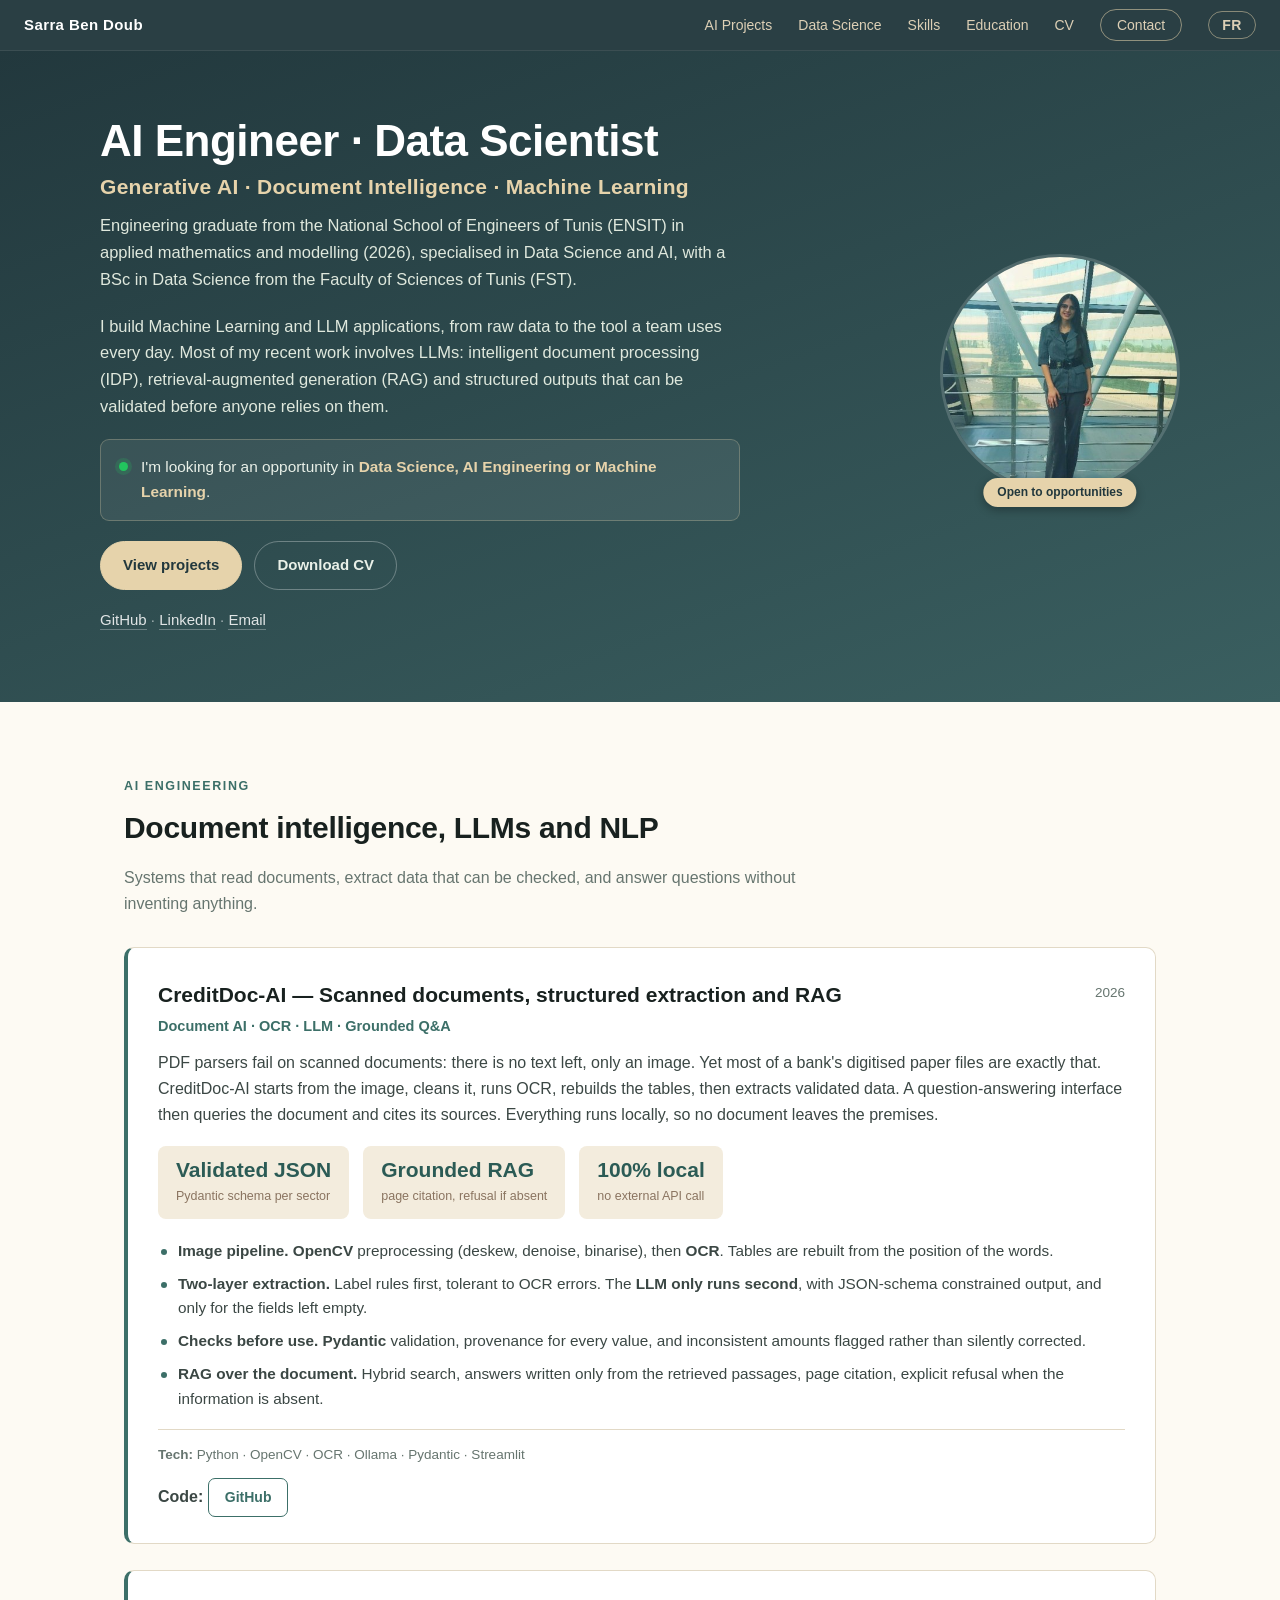
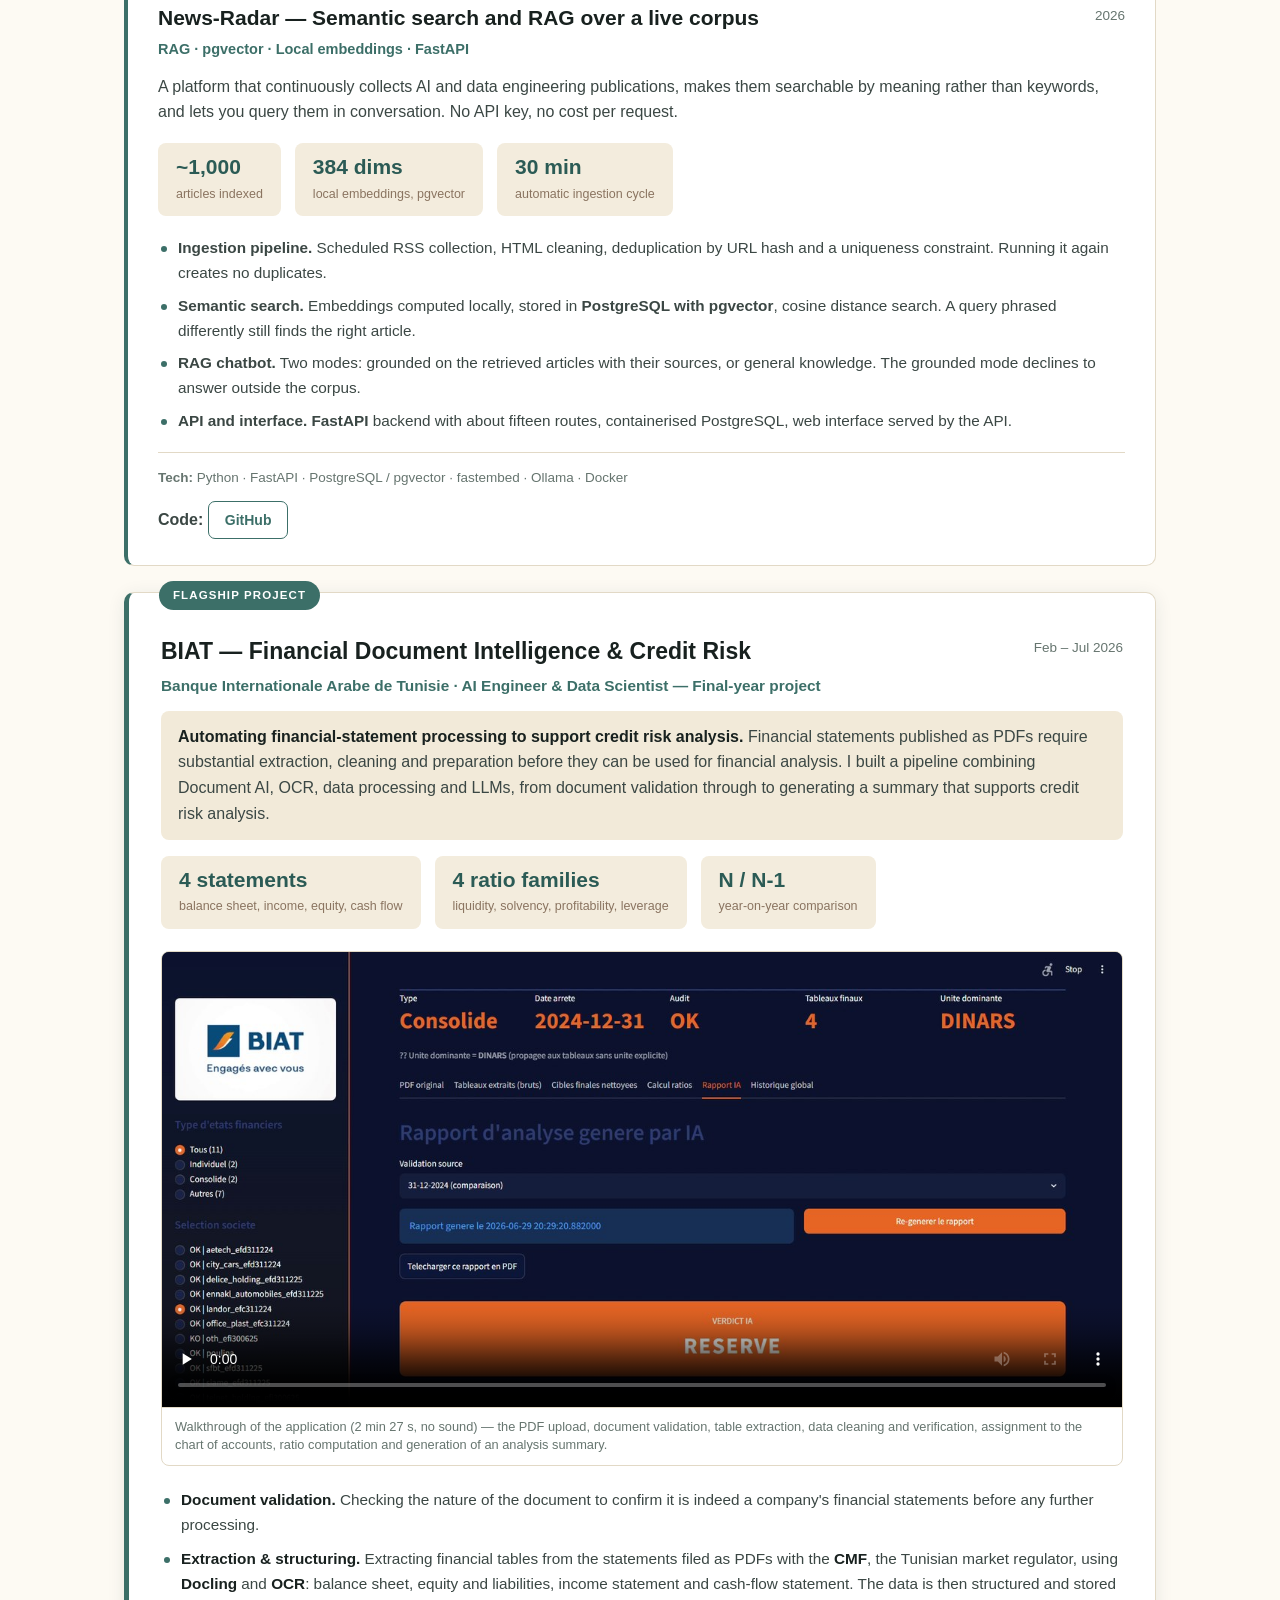
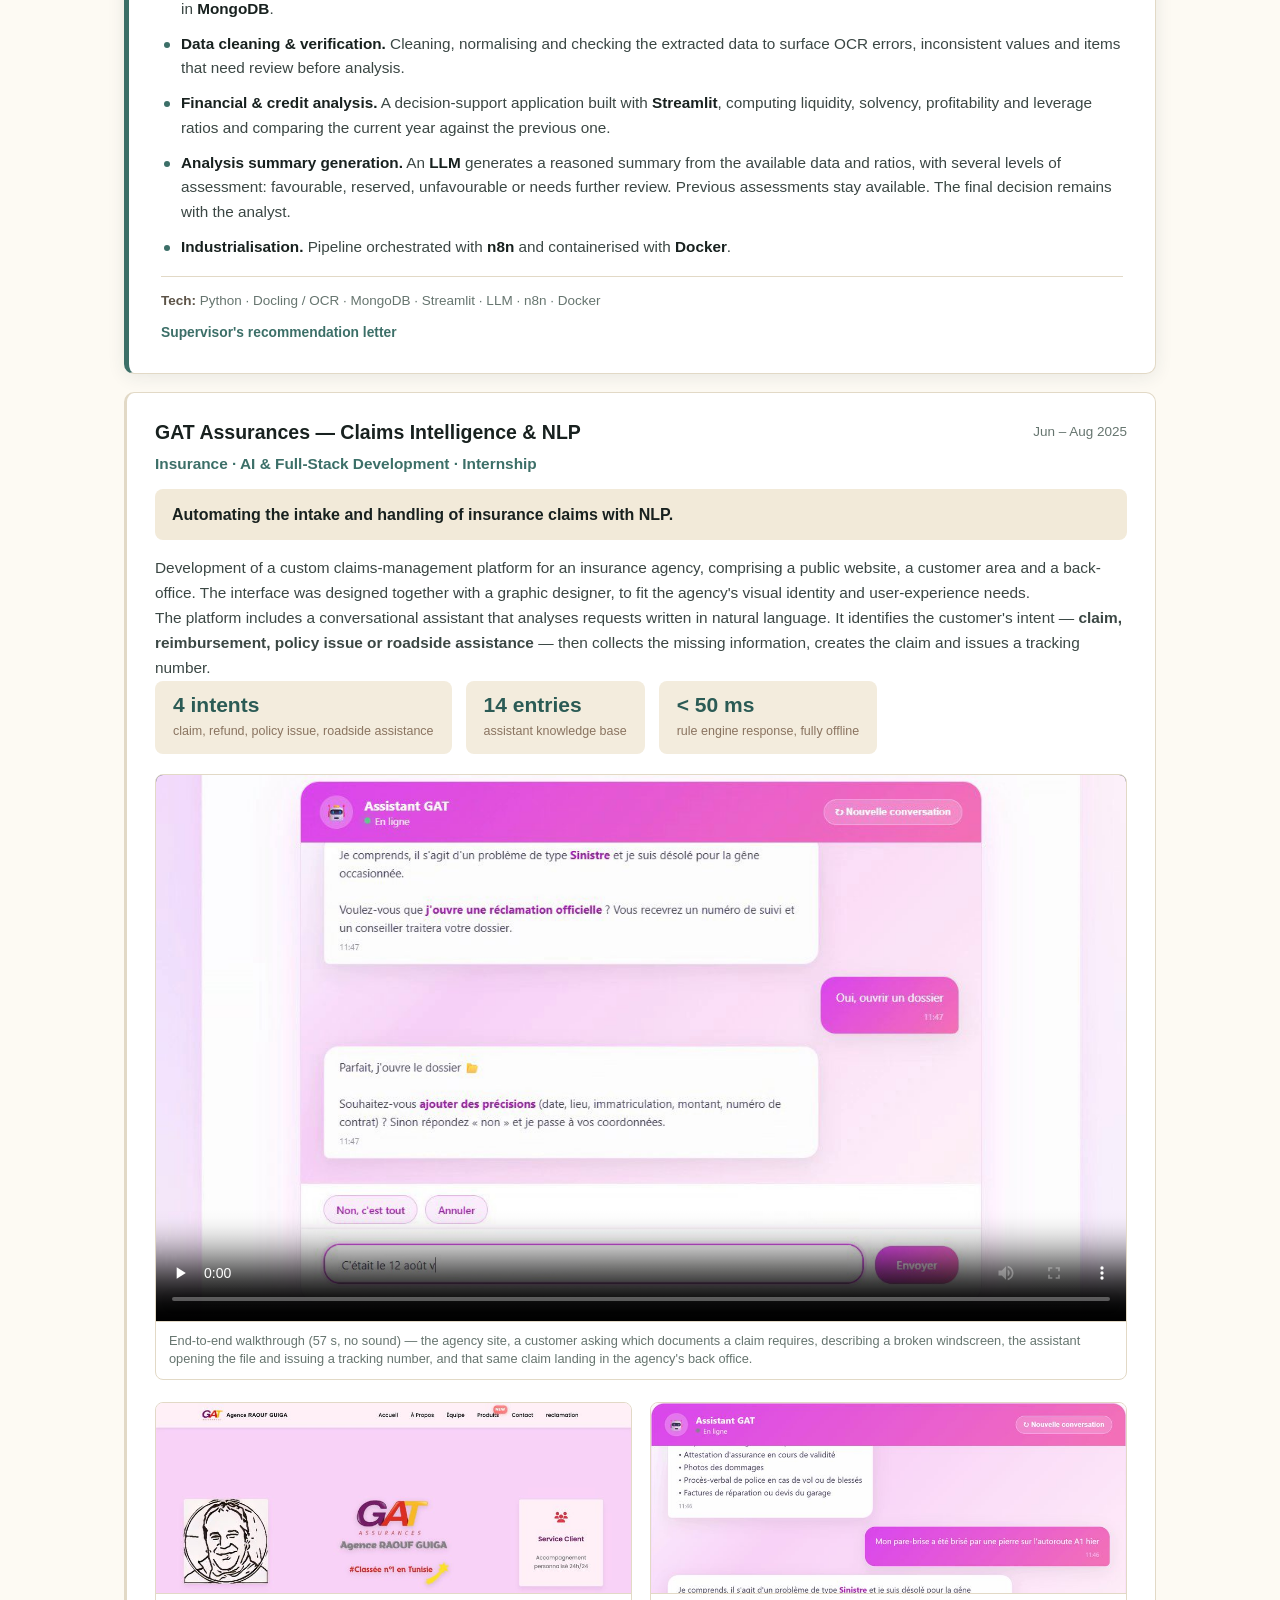
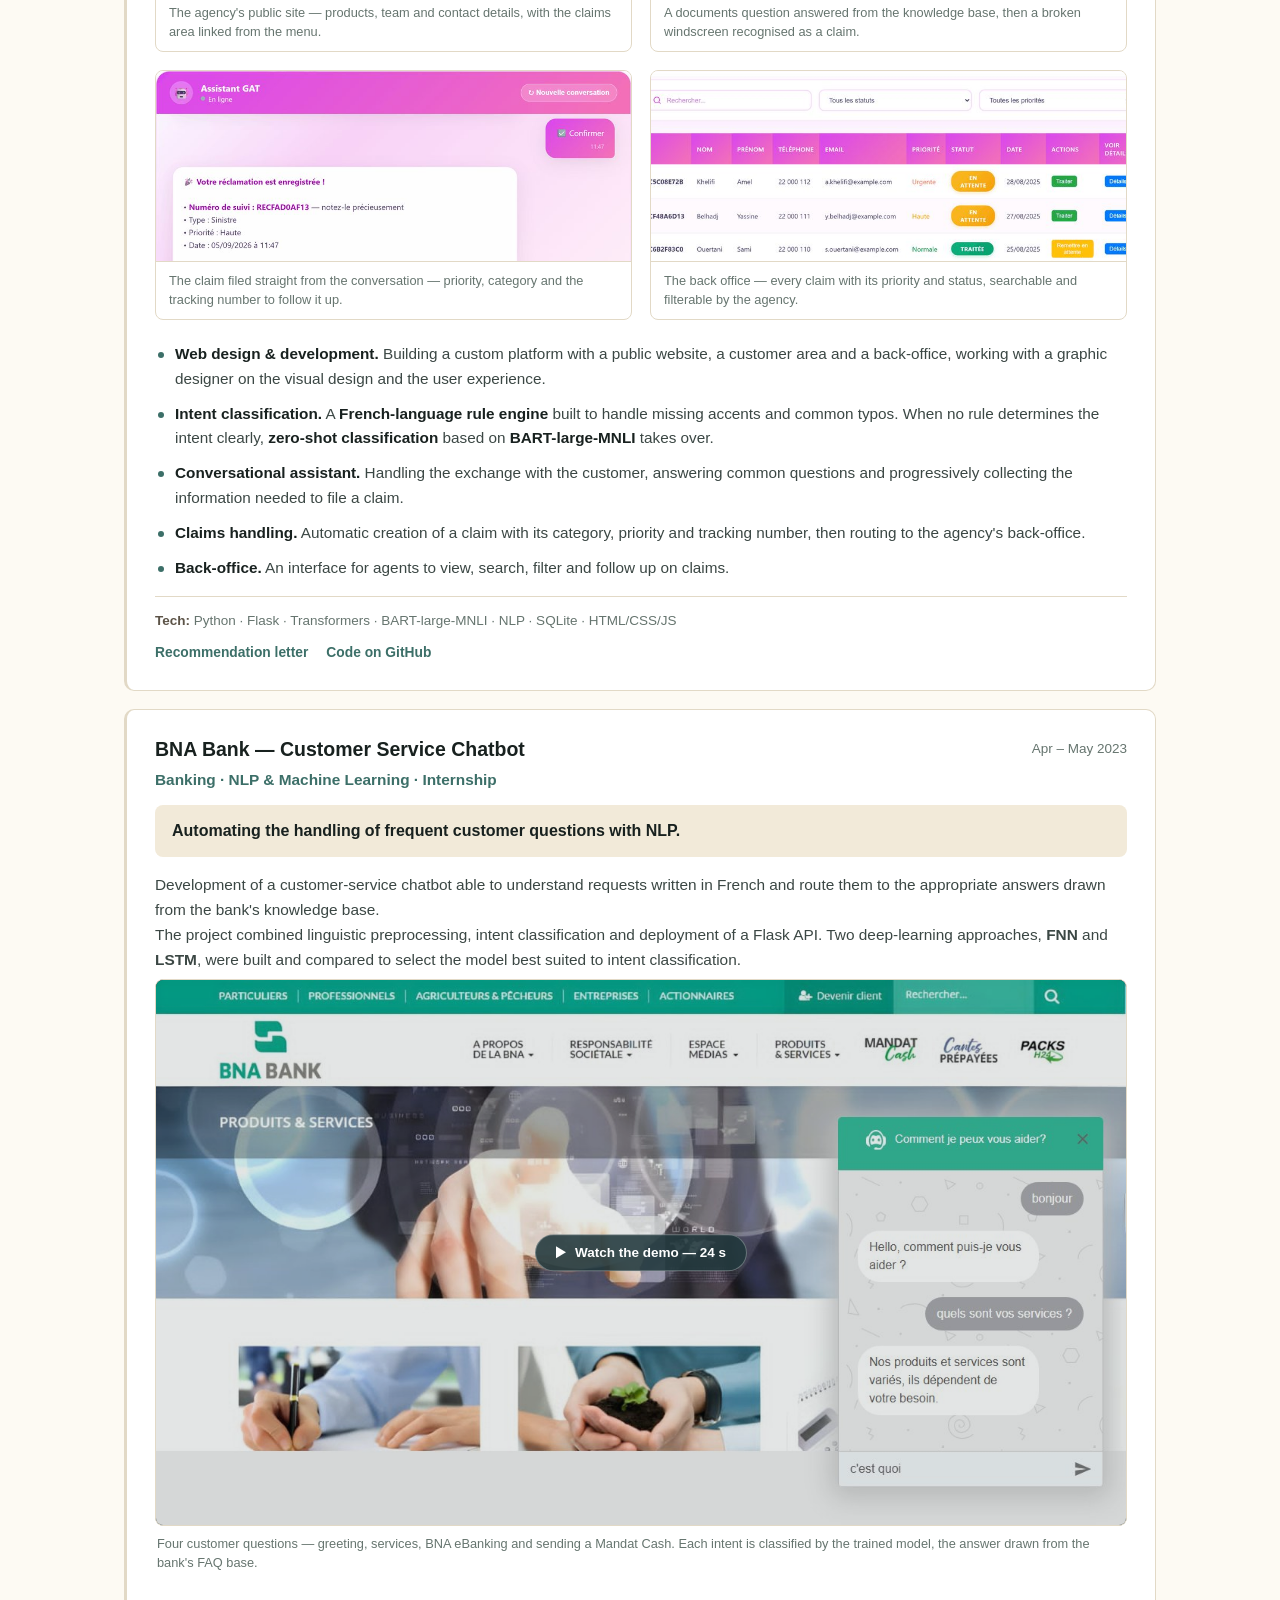
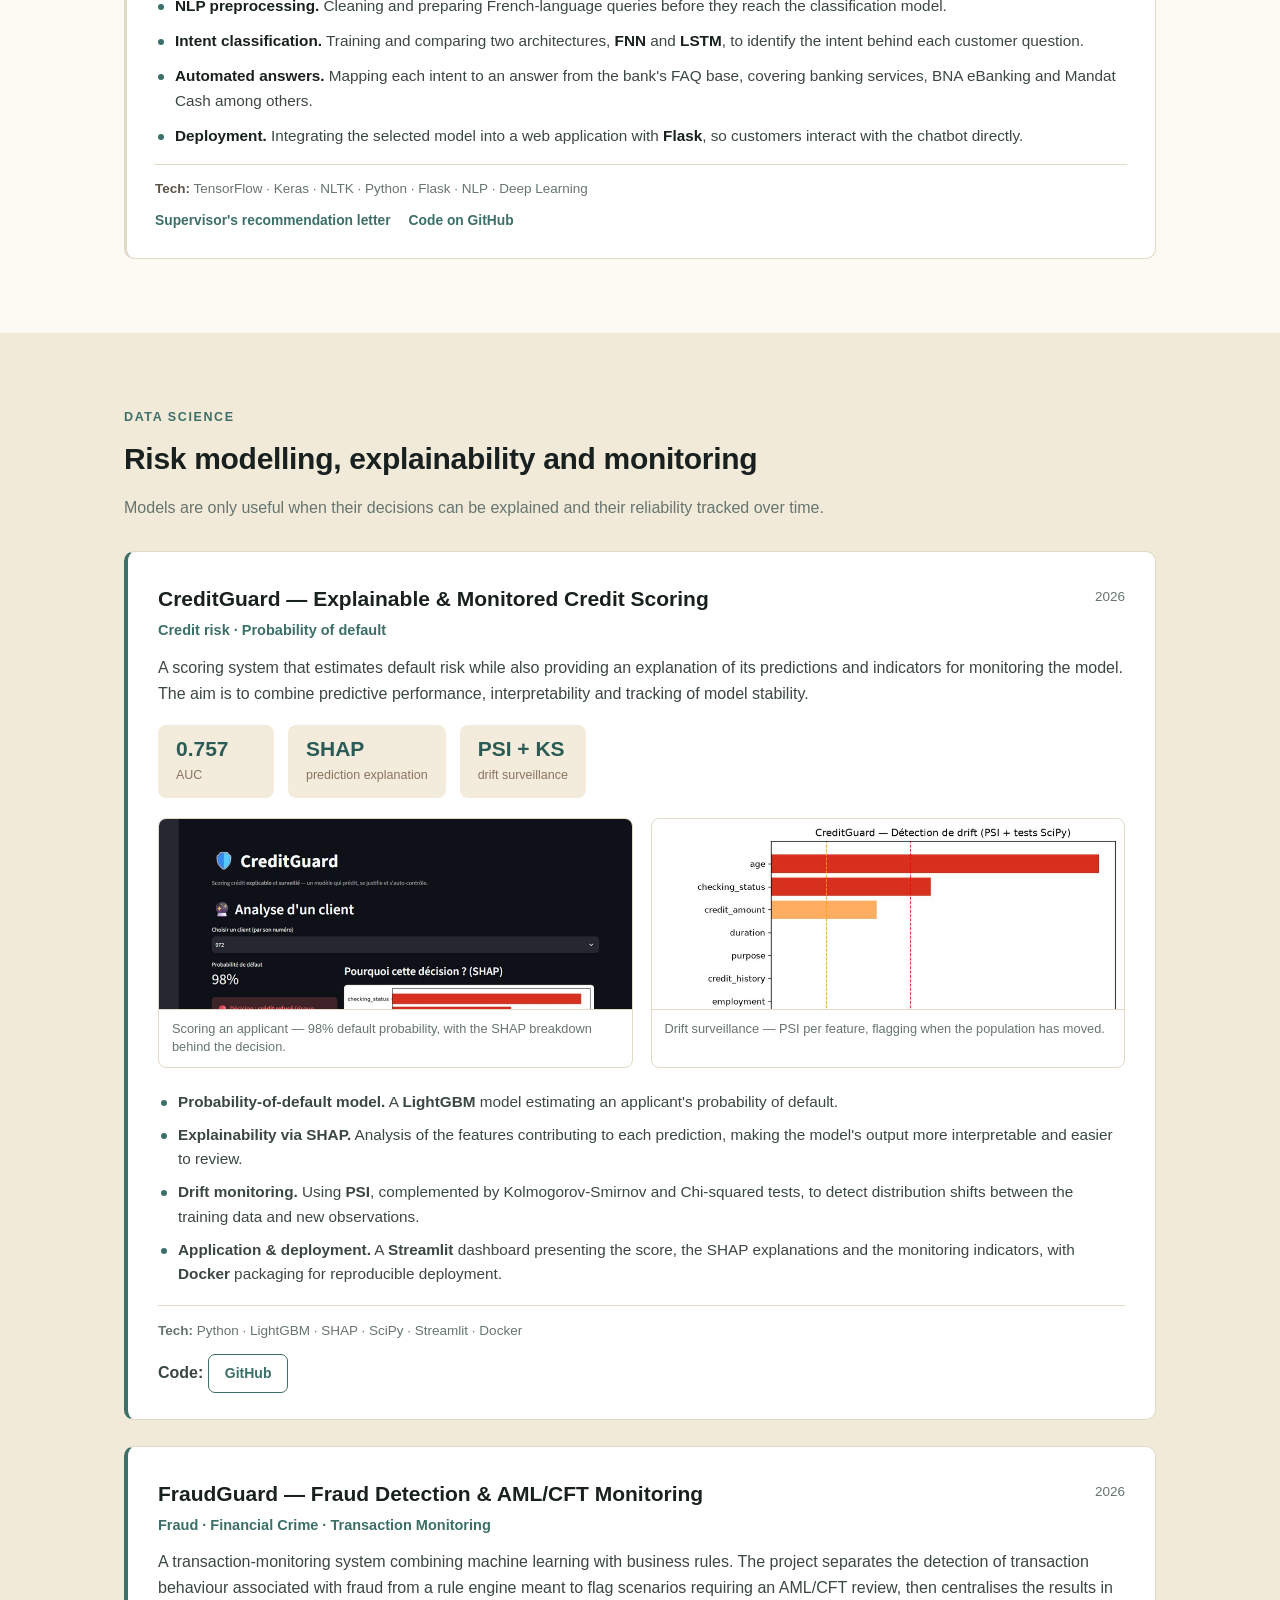
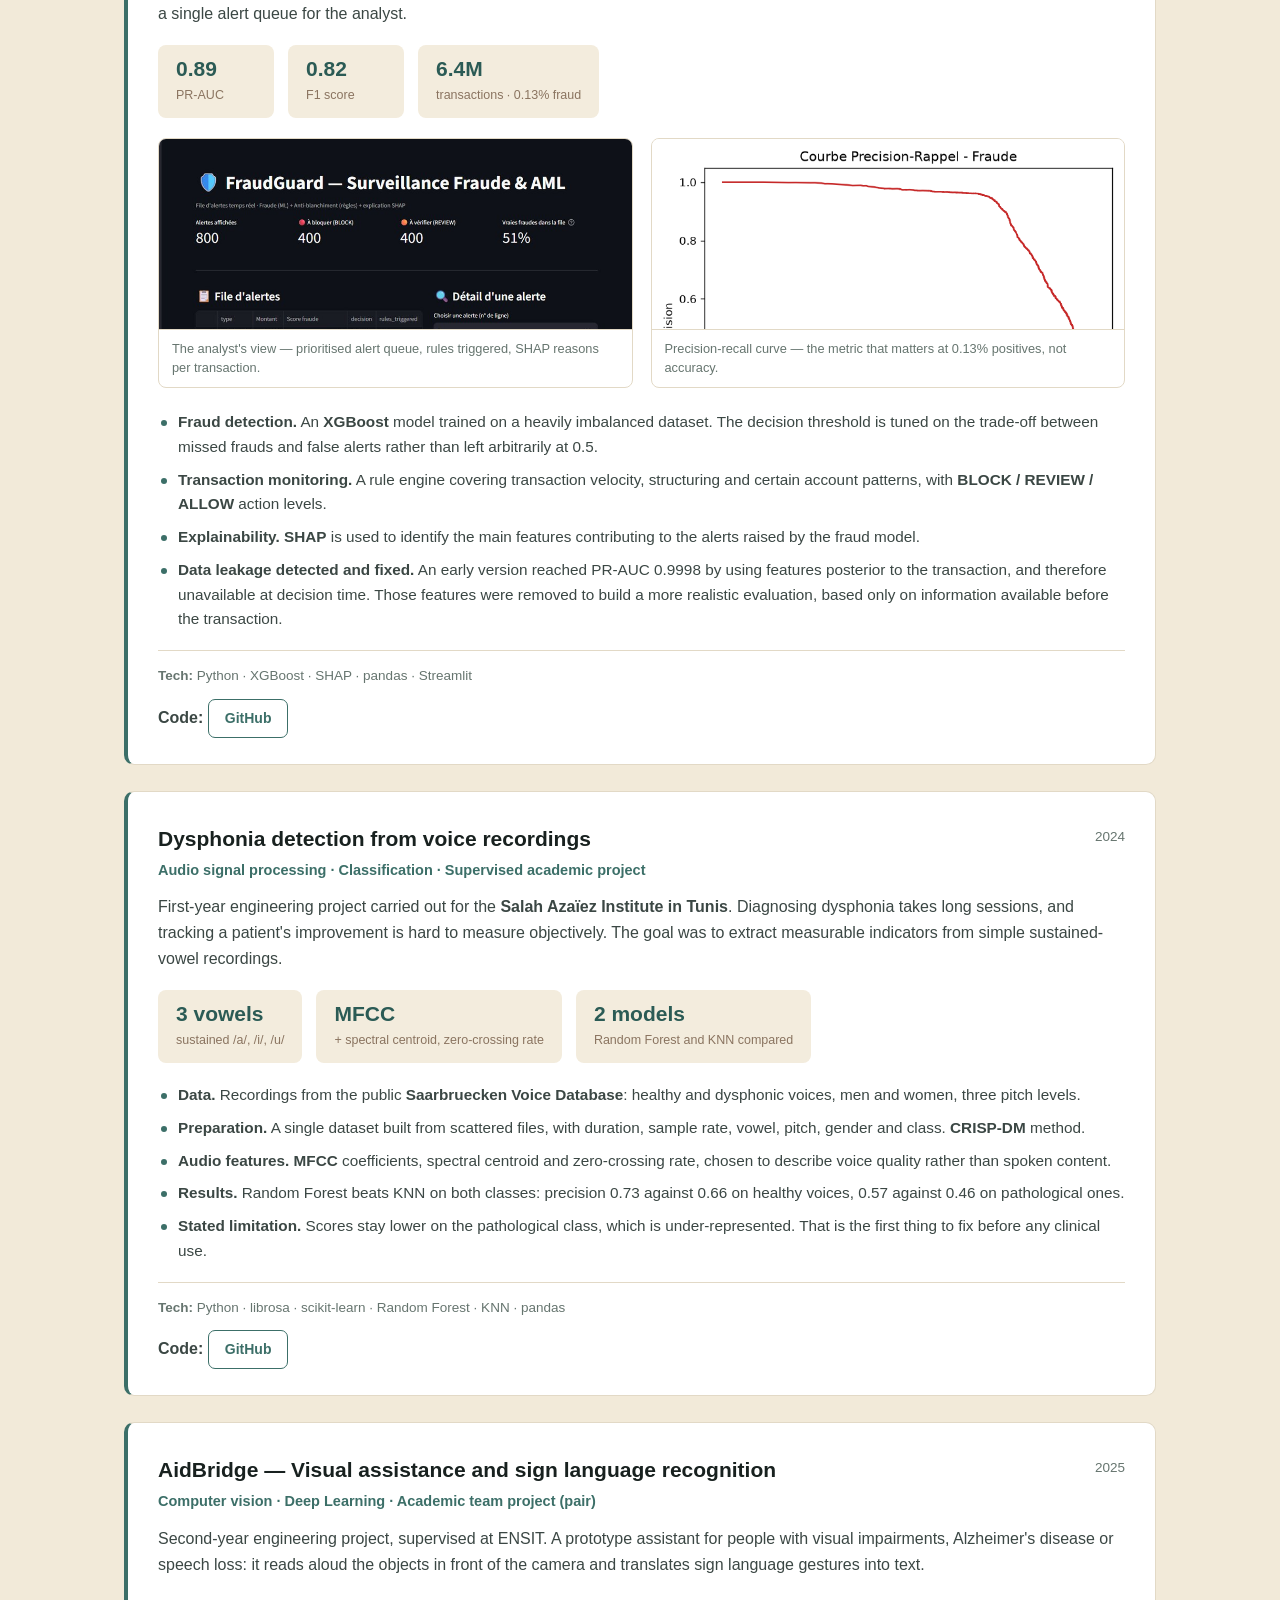
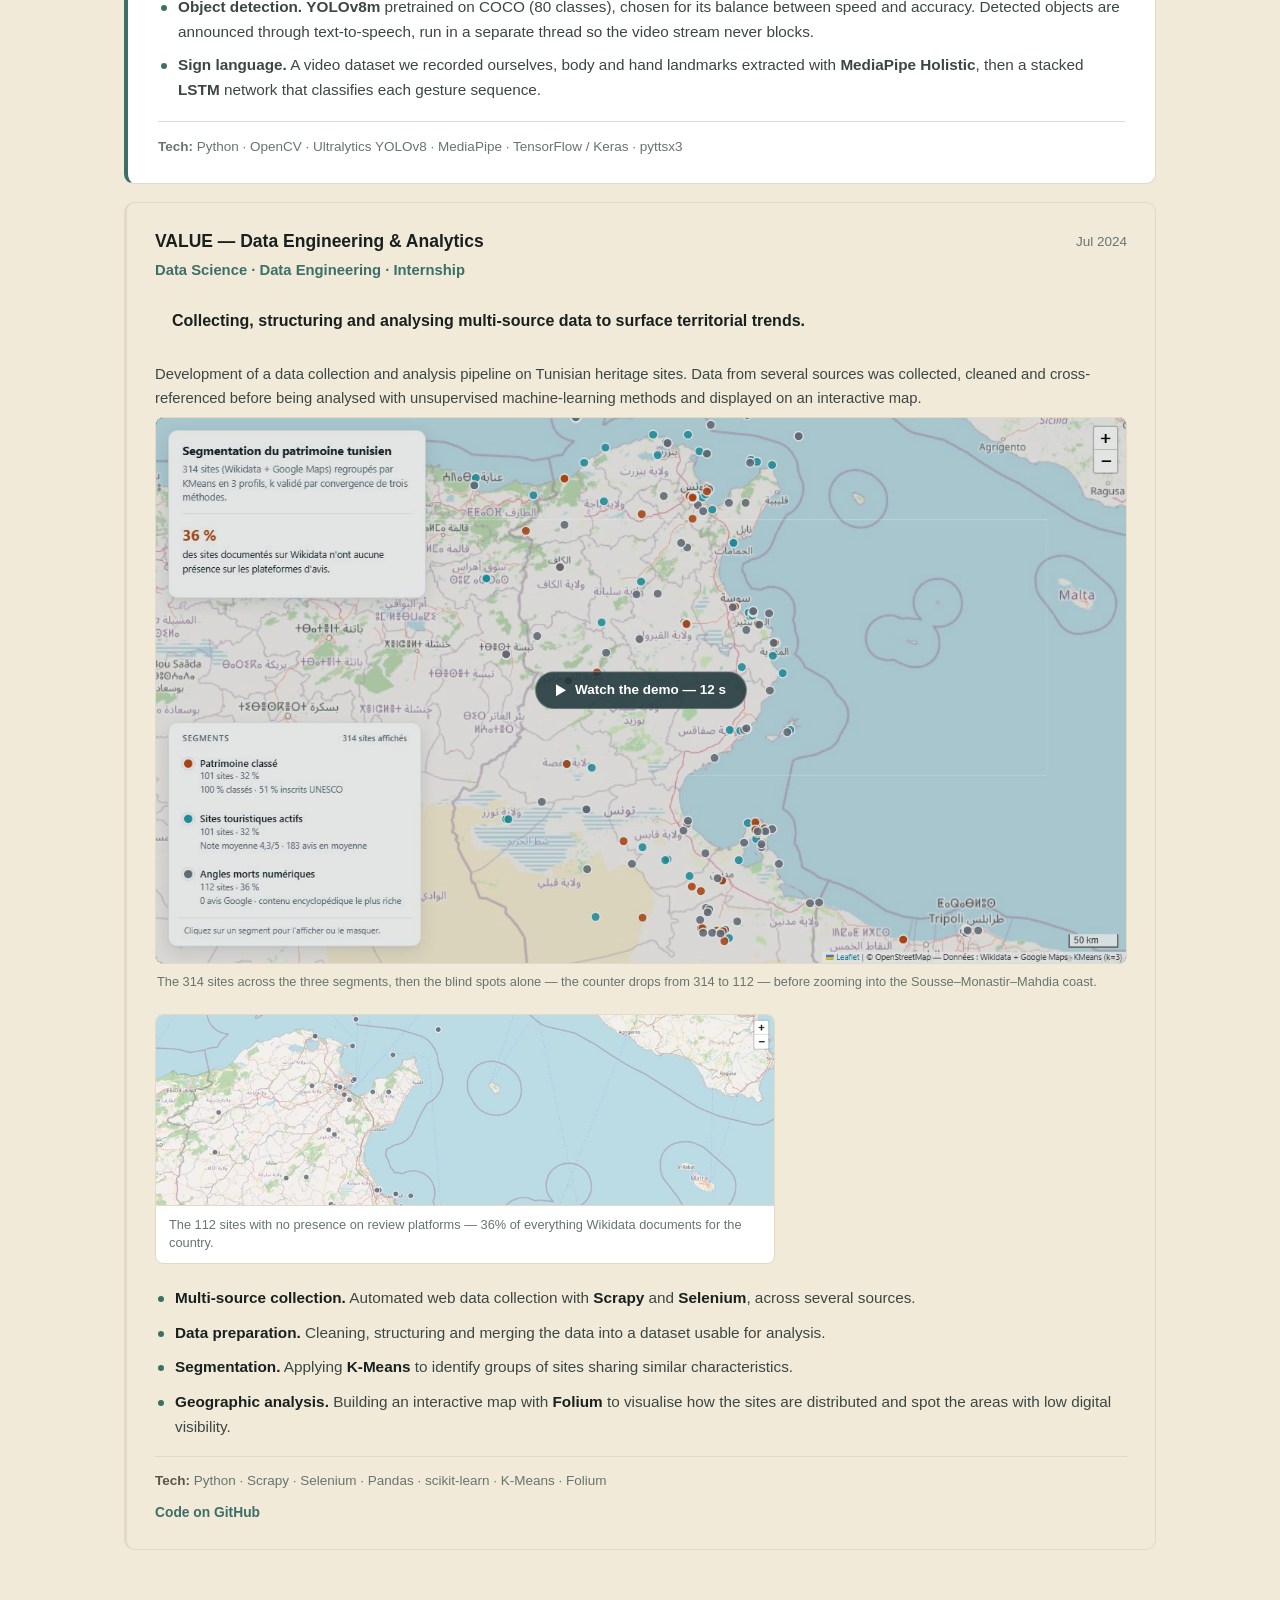
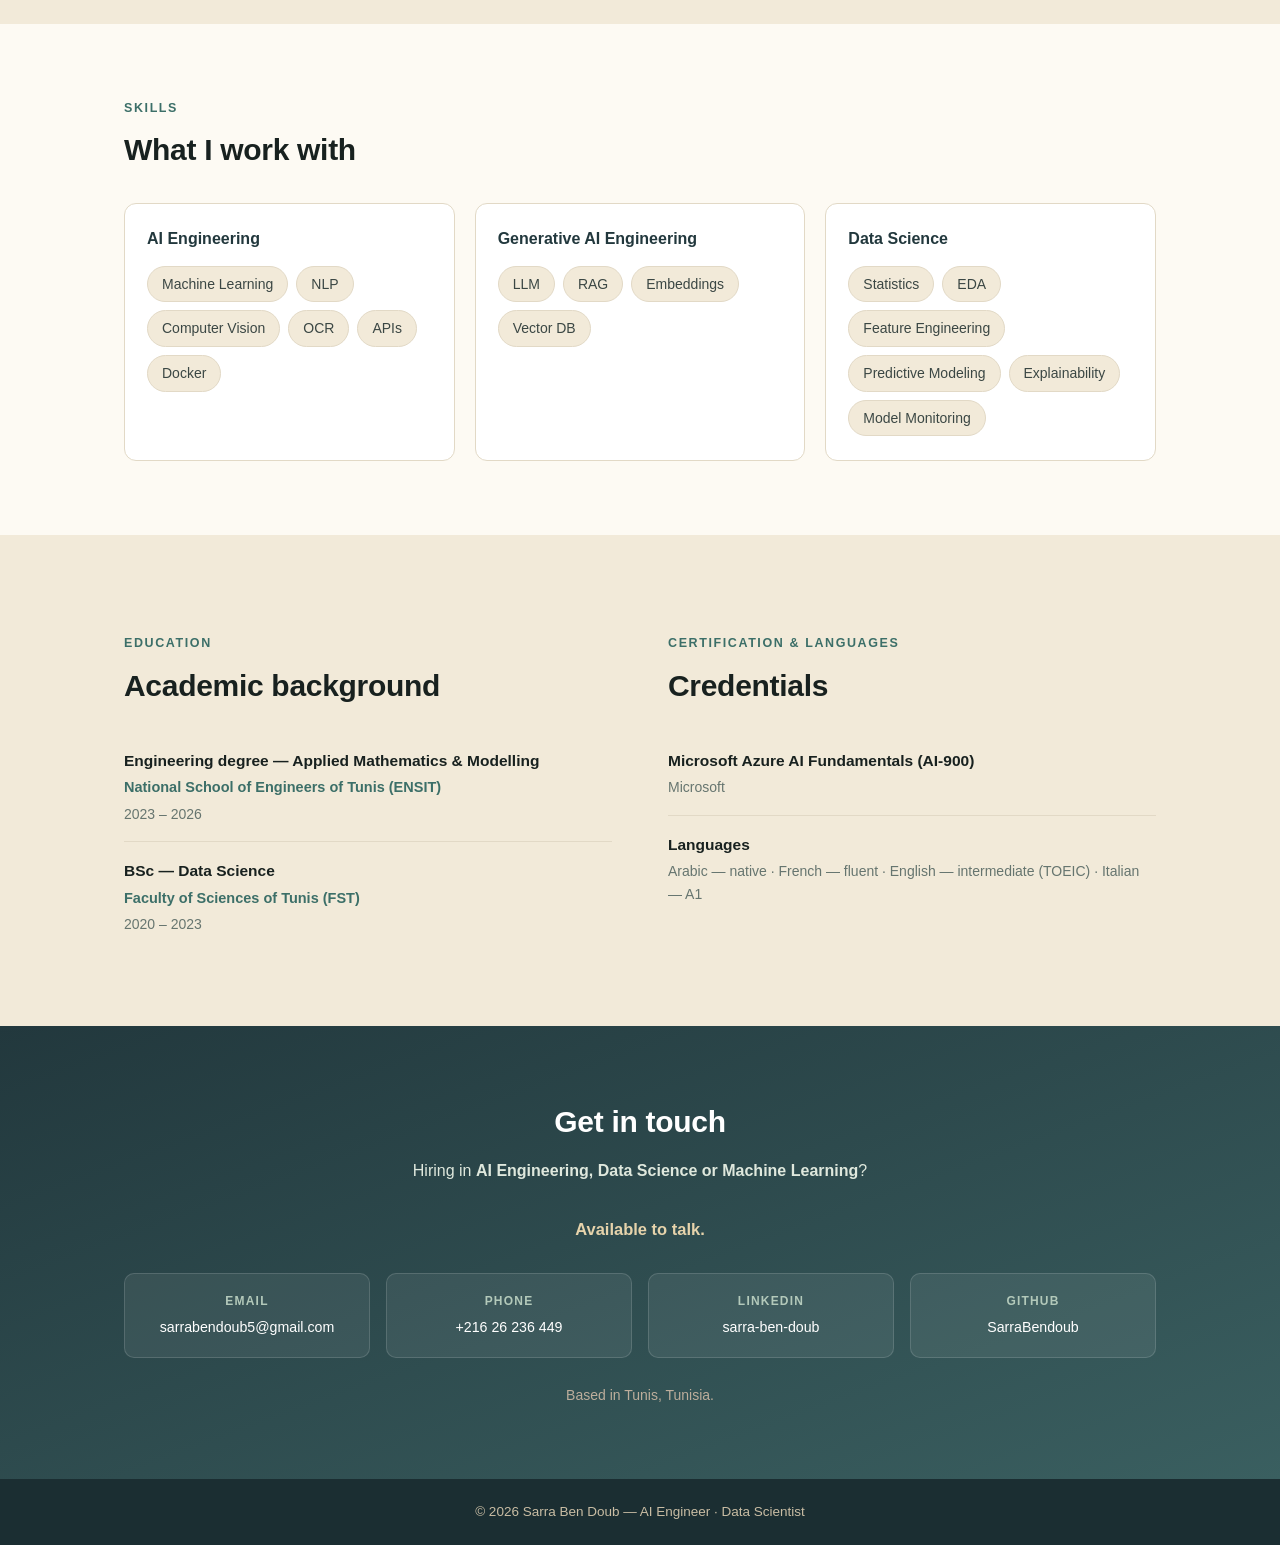
<file: ai/index.html>
<!DOCTYPE html>
<html lang="en">
<head>
<meta charset="UTF-8">
<meta name="viewport" content="width=device-width, initial-scale=1.0">
<title>Sarra Ben Doub — AI Engineer · Data Scientist | Generative AI · Document Intelligence</title>
<meta name="description" content="AI Engineer and Data Scientist. Generative AI, Document Intelligence and Machine Learning: LLMs, RAG, OCR, NLP and machine learning.">
<link rel="icon" href="../favicon.svg" type="image/svg+xml">

<meta property="og:type" content="website">
<meta property="og:locale" content="en_US">
<meta property="og:title" content="Sarra Ben Doub — AI Engineer · Data Scientist">
<meta property="og:description" content="Generative AI, Document Intelligence and Machine Learning: LLMs, RAG, OCR, NLP and machine learning.">
<meta property="og:url" content="https://sarrabendoub.github.io/ai/">
<meta property="og:image" content="https://sarrabendoub.github.io/assets/og-image-ai.png">
<meta property="og:image:width" content="1200">
<meta property="og:image:height" content="630">
<meta name="twitter:card" content="summary_large_image">
<meta name="twitter:title" content="Sarra Ben Doub — AI Engineer · Data Scientist">
<meta name="twitter:description" content="Generative AI, Document Intelligence and Machine Learning: LLMs, RAG, OCR, NLP and machine learning.">
<meta name="twitter:image" content="https://sarrabendoub.github.io/assets/og-image-ai.png">

<link rel="alternate" hreflang="fr" href="index-fr.html">
<link rel="stylesheet" href="../styles.css?v=20260927">
<style>
  /* Styles propres a cette page. La palette, tiree de la photo de profil,
     vit maintenant dans styles.css et sert aux deux portfolios. */

  /* Competences en trois familles */
  .skillset { display: grid; grid-template-columns: repeat(3, 1fr); gap: 20px; margin-top: 28px; }
  .skillgroup { background: #fff; border: 1px solid var(--line); border-radius: 12px; padding: 22px 22px 24px; }
  .skillgroup h4 { font-size: 16px; color: var(--navy); margin-bottom: 14px; }
  .skillgroup ul { list-style: none; display: flex; flex-wrap: wrap; gap: 8px; }
  .skillgroup li {
    font-size: 14px; color: var(--body); background: var(--bg-alt);
    border: 1px solid var(--line); border-radius: 20px; padding: 6px 14px;
  }
  @media (max-width: 900px) { .skillset { grid-template-columns: 1fr; } }
</style>
</head>
<body>

<!-- ================= NAV ================= -->
<nav class="nav" id="nav">
  <a href="#top" class="nav-brand">Sarra Ben Doub</a>
  <button class="nav-toggle" id="navToggle" aria-label="Menu">
    <span></span><span></span><span></span>
  </button>
  <ul class="nav-links" id="navLinks">
    <li><a href="#ai">AI Projects</a></li>
    <li><a href="#data-science">Data Science</a></li>
    <li><a href="#skills">Skills</a></li>
    <li><a href="#education">Education</a></li>
    <li><a href="../cv/Sarra_Ben_Doub_CV_EN_IA.pdf" target="_blank" rel="noopener">CV</a></li>
    <li><a href="#contact" class="nav-cta">Contact</a></li>
    <li><a href="index-fr.html" class="nav-lang" hreflang="fr" lang="fr">FR</a></li>
  </ul>
</nav>

<!-- ================= HERO ================= -->
<header class="hero" id="top">
  <div class="hero-inner">
    <div class="hero-text">
      <h1>AI Engineer · Data Scientist<span class="hero-sub">Generative AI · Document Intelligence · Machine Learning</span></h1>

      <p class="hero-pitch">
        Engineering graduate from the National School of Engineers of Tunis (ENSIT) in applied
        mathematics and modelling (2026), specialised in Data Science and AI, with a BSc in Data
        Science from the Faculty of Sciences of Tunis (FST).
      </p>

      <p class="hero-pitch">
        I build Machine Learning and LLM applications, from raw data to the tool a team uses every
        day. Most of my recent work involves LLMs: intelligent document processing (IDP),
        retrieval-augmented generation (RAG) and structured outputs that can be
        validated before anyone relies on them.
      </p>

      <p class="hero-seeking">
        <span class="dot"></span>
        I'm looking for an opportunity in <strong>Data Science, AI Engineering or Machine Learning</strong>.
      </p>

      <div class="hero-actions">
        <a class="btn-cv" href="#ai">View projects</a>
        <a class="btn-ghost" href="../cv/Sarra_Ben_Doub_CV_EN_IA.pdf" target="_blank" rel="noopener" download>Download CV</a>
      </div>

      <p class="hero-links">
        <a href="https://github.com/SarraBendoub" target="_blank" rel="noopener">GitHub</a> ·
        <a href="https://www.linkedin.com/in/sarra-ben-doub/" target="_blank" rel="noopener">LinkedIn</a> ·
        <a href="mailto:sarrabendoub5@gmail.com">Email</a>
      </p>
    </div>

    <div class="hero-photo round">
      <img src="../assets/sarra.jpg" alt="Sarra Ben Doub">
      <span class="badge-open">Open to opportunities</span>
    </div>
  </div>
</header>

<!-- ================= AI PROJECTS ================= -->
<section id="ai" class="section">
  <div class="wrap">
    <p class="eyebrow">AI Engineering</p>
    <h2>Document intelligence, LLMs and NLP</h2>
    <p class="section-lead">
      Systems that read documents, extract data that can be checked, and answer questions without
      inventing anything.
    </p>

    <!-- CreditDoc-AI -->
    <article id="creditdoc" class="project">
      <div class="project-head">
        <div>
          <h3>CreditDoc-AI — Scanned documents, structured extraction and RAG</h3>
          <p class="project-org">Document AI · OCR · LLM · Grounded Q&amp;A</p>
        </div>
        <span class="project-date">2026</span>
      </div>

      <p class="project-lead">
        PDF parsers fail on scanned documents: there is no text left, only an image. Yet most of a
        bank's digitised paper files are exactly that. CreditDoc-AI starts from the image, cleans
        it, runs OCR, rebuilds the tables, then extracts validated data. A question-answering
        interface then queries the document and cites its sources. Everything runs locally, so no
        document leaves the premises.
      </p>

      <div class="metrics">
        <div class="metric"><strong>Validated JSON</strong><span>Pydantic schema per sector</span></div>
        <div class="metric"><strong>Grounded RAG</strong><span>page citation, refusal if absent</span></div>
        <div class="metric"><strong>100% local</strong><span>no external API call</span></div>
      </div>

      <ul class="project-points">
        <li><strong>Image pipeline.</strong> <strong>OpenCV</strong> preprocessing (deskew, denoise, binarise), then <strong>OCR</strong>. Tables are rebuilt from the position of the words.</li>
        <li><strong>Two-layer extraction.</strong> Label rules first, tolerant to OCR errors. The <strong>LLM only runs second</strong>, with JSON-schema constrained output, and only for the fields left empty.</li>
        <li><strong>Checks before use.</strong> <strong>Pydantic</strong> validation, provenance for every value, and inconsistent amounts flagged rather than silently corrected.</li>
        <li><strong>RAG over the document.</strong> Hybrid search, answers written only from the retrieved passages, page citation, explicit refusal when the information is absent.</li>
      </ul>

      <p class="project-tech"><b>Tech:</b> Python · OpenCV · OCR · Ollama · Pydantic · Streamlit</p>
      <p class="project-links">
        <b>Code:</b>
        <a href="https://github.com/SarraBendoub/CreditDoc-AI" target="_blank" rel="noopener" class="link-code">GitHub</a>
      </p>
    </article>

    <!-- News-Radar -->
    <article id="news-radar" class="project">
      <div class="project-head">
        <div>
          <h3>News-Radar — Semantic search and RAG over a live corpus</h3>
          <p class="project-org">RAG · pgvector · Local embeddings · FastAPI</p>
        </div>
        <span class="project-date">2026</span>
      </div>

      <p class="project-lead">
        A platform that continuously collects AI and data engineering publications, makes them
        searchable by meaning rather than keywords, and lets you query them in conversation. No API
        key, no cost per request.
      </p>

      <div class="metrics">
        <div class="metric"><strong>~1,000</strong><span>articles indexed</span></div>
        <div class="metric"><strong>384 dims</strong><span>local embeddings, pgvector</span></div>
        <div class="metric"><strong>30 min</strong><span>automatic ingestion cycle</span></div>
      </div>

      <ul class="project-points">
        <li><strong>Ingestion pipeline.</strong> Scheduled RSS collection, HTML cleaning, deduplication by URL hash and a uniqueness constraint. Running it again creates no duplicates.</li>
        <li><strong>Semantic search.</strong> Embeddings computed locally, stored in <strong>PostgreSQL with pgvector</strong>, cosine distance search. A query phrased differently still finds the right article.</li>
        <li><strong>RAG chatbot.</strong> Two modes: grounded on the retrieved articles with their sources, or general knowledge. The grounded mode declines to answer outside the corpus.</li>
        <li><strong>API and interface.</strong> <strong>FastAPI</strong> backend with about fifteen routes, containerised PostgreSQL, web interface served by the API.</li>
      </ul>

      <p class="project-tech"><b>Tech:</b> Python · FastAPI · PostgreSQL / pgvector · fastembed · Ollama · Docker</p>
      <p class="project-links">
        <b>Code:</b>
        <a href="https://github.com/SarraBendoub/News-Radar" target="_blank" rel="noopener" class="link-code">GitHub</a>
      </p>
    </article>

    <!-- BIAT -->
    <article id="biat" class="xp xp-flagship">
      <span class="flag">Flagship project</span>

      <div class="xp-head">
        <div>
          <h3>BIAT — Financial Document Intelligence &amp; Credit Risk</h3>
          <p class="xp-org">Banque Internationale Arabe de Tunisie · AI Engineer &amp; Data Scientist — Final-year project</p>
        </div>
        <span class="xp-date">Feb – Jul 2026</span>
      </div>

      <p class="xp-lead-text">
        <strong>Automating financial-statement processing to support credit risk analysis.</strong>
        Financial statements published as PDFs require substantial extraction, cleaning and
        preparation before they can be used for financial analysis. I built a pipeline combining
        Document AI, OCR, data processing and LLMs, from document validation through to generating a
        summary that supports credit risk analysis.
      </p>

      <div class="metrics">
        <div class="metric"><strong>4 statements</strong><span>balance sheet, income, equity, cash flow</span></div>
        <div class="metric"><strong>4 ratio families</strong><span>liquidity, solvency, profitability, leverage</span></div>
        <div class="metric"><strong>N / N-1</strong><span>year-on-year comparison</span></div>
      </div>

      <figure class="demo">
        <video controls preload="none" playsinline width="1280" height="606"
               poster="../projects/01-biat-credit-risk/media/app-demo-poster.jpg">
          <source src="../projects/01-biat-credit-risk/media/app-demo.webm" type="video/webm">
          Your browser cannot play this video.
          <a href="../projects/01-biat-credit-risk/media/app-demo.webm">Download the recording</a> instead.
        </video>
        <figcaption>
          Walkthrough of the application (2 min 27 s, no sound) — the PDF upload, document
          validation, table extraction,
          data cleaning and verification, assignment to the chart of accounts, ratio computation and
          generation of an analysis summary.
        </figcaption>
      </figure>

      <ul class="xp-points">
        <li>
          <strong>Document validation.</strong> Checking the nature of the document to confirm it is
          indeed a company's financial statements before any further processing.
        </li>
        <li>
          <strong>Extraction &amp; structuring.</strong> Extracting financial tables from the statements
          filed as PDFs with the <strong>CMF</strong>, the Tunisian market regulator, using
          <strong>Docling</strong> and <strong>OCR</strong>: balance sheet, equity and liabilities,
          income statement and cash-flow statement. The data is then structured and stored in
          <strong>MongoDB</strong>.
        </li>
        <li>
          <strong>Data cleaning &amp; verification.</strong> Cleaning, normalising and checking the
          extracted data to surface OCR errors, inconsistent values and items that need review before
          analysis.
        </li>
        <li>
          <strong>Financial &amp; credit analysis.</strong> A decision-support application built with
          <strong>Streamlit</strong>, computing liquidity, solvency, profitability and leverage ratios
          and comparing the current year against the previous one.
        </li>
        <li>
          <strong>Analysis summary generation.</strong> An <strong>LLM</strong> generates a reasoned
          summary from the available data and ratios, with several levels of assessment: favourable,
          reserved, unfavourable or needs further review. Previous assessments stay available. The
          final decision remains with the analyst.
        </li>
        <li>
          <strong>Industrialisation.</strong> Pipeline orchestrated with <strong>n8n</strong> and
          containerised with <strong>Docker</strong>.
        </li>
      </ul>

      <p class="xp-tech"><b>Tech:</b> Python · Docling / OCR · MongoDB · Streamlit · LLM · n8n · Docker</p>
      <p class="xp-links">
        <a href="../projects/01-biat-credit-risk/docs/recommendation-letter.pdf" target="_blank" rel="noopener">Supervisor's recommendation letter</a>
      </p>
    </article>

    <!-- GAT -->
    <article id="gat" class="xp">
      <div class="xp-head">
        <div>
          <h3>GAT Assurances — Claims Intelligence &amp; NLP</h3>
          <p class="xp-org">Insurance · AI &amp; Full-Stack Development · Internship</p>
        </div>
        <span class="xp-date">Jun – Aug 2025</span>
      </div>
      <p class="xp-lead-text">
        <strong>Automating the intake and handling of insurance claims with NLP.</strong>
      </p>
      <p>
        Development of a custom claims-management platform for an insurance agency, comprising a
        public website, a customer area and a back-office. The interface was designed together with
        a graphic designer, to fit the agency's visual identity and user-experience needs.
      </p>
      <p>
        The platform includes a conversational assistant that analyses requests written in natural
        language. It identifies the customer's intent — <strong>claim, reimbursement, policy issue
        or roadside assistance</strong> — then collects the missing information, creates the claim
        and issues a tracking number.
      </p>

      <div class="metrics">
        <div class="metric"><strong>4 intents</strong><span>claim, refund, policy issue, roadside assistance</span></div>
        <div class="metric"><strong>14 entries</strong><span>assistant knowledge base</span></div>
        <div class="metric"><strong>&lt; 50 ms</strong><span>rule engine response, fully offline</span></div>
      </div>

      <figure class="demo">
        <video controls preload="none" playsinline width="1280" height="720"
               poster="../projects/02-gat-assurances-claims-nlp/media/demo-poster.jpg">
          <source src="../projects/02-gat-assurances-claims-nlp/media/demo.webm" type="video/webm">
          Your browser cannot play this video.
          <a href="../projects/02-gat-assurances-claims-nlp/media/demo.webm">Download the recording</a> instead.
        </video>
        <figcaption>
          End-to-end walkthrough (57 s, no sound) — the agency site, a customer asking which
          documents a claim requires, describing a broken windscreen, the assistant opening the file
          and issuing a tracking number, and that same claim landing in the agency's back office.
        </figcaption>
      </figure>

      <div class="shots">
        <figure>
          <a href="../projects/02-gat-assurances-claims-nlp/media/site.jpg" target="_blank" rel="noopener">
            <img src="../projects/02-gat-assurances-claims-nlp/media/site-card.jpg" alt="Public website of the GAT Assurances agency" loading="lazy" decoding="async">
          </a>
          <figcaption>The agency's public site — products, team and contact details, with the claims area linked from the menu.</figcaption>
        </figure>
        <figure>
          <a href="../projects/02-gat-assurances-claims-nlp/media/assistant.png" target="_blank" rel="noopener">
            <img src="../projects/02-gat-assurances-claims-nlp/media/assistant-card.jpg" alt="The assistant answering a question and classifying a claim" loading="lazy" decoding="async">
          </a>
          <figcaption>A documents question answered from the knowledge base, then a broken windscreen recognised as a claim.</figcaption>
        </figure>
        <figure>
          <a href="../projects/02-gat-assurances-claims-nlp/media/ticket.png" target="_blank" rel="noopener">
            <img src="../projects/02-gat-assurances-claims-nlp/media/ticket-card.jpg" alt="Claim filed from the conversation with its tracking number" loading="lazy" decoding="async">
          </a>
          <figcaption>The claim filed straight from the conversation — priority, category and the tracking number to follow it up.</figcaption>
        </figure>
        <figure>
          <a href="../projects/02-gat-assurances-claims-nlp/media/dashboard.png" target="_blank" rel="noopener">
            <img src="../projects/02-gat-assurances-claims-nlp/media/dashboard-card.jpg" alt="Agency back office listing every claim" loading="lazy" decoding="async">
          </a>
          <figcaption>The back office — every claim with its priority and status, searchable and filterable by the agency.</figcaption>
        </figure>
      </div>

      <ul class="xp-points">
        <li>
          <strong>Web design &amp; development.</strong> Building a custom platform with a public
          website, a customer area and a back-office, working with a graphic designer on the visual
          design and the user experience.
        </li>
        <li>
          <strong>Intent classification.</strong> A <strong>French-language rule engine</strong>
          built to handle missing accents and common typos. When no rule determines the intent
          clearly, <strong>zero-shot classification</strong> based on
          <strong>BART-large-MNLI</strong> takes over.
        </li>
        <li>
          <strong>Conversational assistant.</strong> Handling the exchange with the customer,
          answering common questions and progressively collecting the information needed to file a
          claim.
        </li>
        <li>
          <strong>Claims handling.</strong> Automatic creation of a claim with its category,
          priority and tracking number, then routing to the agency's back-office.
        </li>
        <li>
          <strong>Back-office.</strong> An interface for agents to view, search, filter and follow
          up on claims.
        </li>
      </ul>

      <p class="xp-tech"><b>Tech:</b> Python · Flask · Transformers · BART-large-MNLI · NLP · SQLite · HTML/CSS/JS</p>
      <p class="xp-links">
        <a href="../projects/02-gat-assurances-claims-nlp/docs/recommendation-letter.pdf" target="_blank" rel="noopener">Recommendation letter</a>
        <a href="https://github.com/SarraBendoub/insurance-agency-platform" target="_blank" rel="noopener">Code on GitHub</a>
      </p>
    </article>

    <!-- BNA -->
    <article id="bna" class="xp">
      <div class="xp-head">
        <div>
          <h3>BNA Bank — Customer Service Chatbot</h3>
          <p class="xp-org">Banking · NLP &amp; Machine Learning · Internship</p>
        </div>
        <span class="xp-date">Apr – May 2023</span>
      </div>
      <p class="xp-lead-text">
        <strong>Automating the handling of frequent customer questions with NLP.</strong>
      </p>
      <p>
        Development of a customer-service chatbot able to understand requests written in French and
        route them to the appropriate answers drawn from the bank's knowledge base.
      </p>
      <p>
        The project combined linguistic preprocessing, intent classification and deployment of a
        Flask API. Two deep-learning approaches, <strong>FNN</strong> and <strong>LSTM</strong>,
        were built and compared to select the model best suited to intent classification.
      </p>

      <figure class="demo-light">
        <a class="demo-link" href="../projects/03-bna-bank-chatbot/media/demo.webm" target="_blank" rel="noopener">
          <img src="../projects/03-bna-bank-chatbot/media/demo-poster.jpg" width="1280" height="720"
               alt="The BNA chatbot answering a customer" loading="lazy" decoding="async">
          <span class="demo-play">Watch the demo — 24 s</span>
        </a>
        <figcaption>
          Four customer questions — greeting, services, BNA eBanking and sending a Mandat Cash. Each
          intent is classified by the trained model, the answer drawn from the bank's FAQ base.
        </figcaption>
      </figure>

      <ul class="xp-points">
        <li>
          <strong>NLP preprocessing.</strong> Cleaning and preparing French-language queries before
          they reach the classification model.
        </li>
        <li>
          <strong>Intent classification.</strong> Training and comparing two architectures,
          <strong>FNN</strong> and <strong>LSTM</strong>, to identify the intent behind each
          customer question.
        </li>
        <li>
          <strong>Automated answers.</strong> Mapping each intent to an answer from the bank's FAQ
          base, covering banking services, BNA eBanking and Mandat Cash among others.
        </li>
        <li>
          <strong>Deployment.</strong> Integrating the selected model into a web application with
          <strong>Flask</strong>, so customers interact with the chatbot directly.
        </li>
      </ul>

      <p class="xp-tech"><b>Tech:</b> TensorFlow · Keras · NLTK · Python · Flask · NLP · Deep Learning</p>
      <p class="xp-links">
        <a href="../projects/03-bna-bank-chatbot/docs/recommendation-letter.pdf" target="_blank" rel="noopener">Supervisor's recommendation letter</a>
        <a href="https://github.com/SarraBendoub/-chatbot_BNA-main" target="_blank" rel="noopener">Code on GitHub</a>
      </p>
    </article>
  </div>
</section>

<!-- ================= DATA SCIENCE ================= -->
<section id="data-science" class="section section-alt">
  <div class="wrap">
    <p class="eyebrow">Data Science</p>
    <h2>Risk modelling, explainability and monitoring</h2>
    <p class="section-lead">
      Models are only useful when their decisions can be explained and their reliability tracked
      over time.
    </p>

    <!-- CreditGuard -->
    <article id="creditguard" class="project">
      <div class="project-head">
        <div>
          <h3>CreditGuard — Explainable &amp; Monitored Credit Scoring</h3>
          <p class="project-org">Credit risk · Probability of default</p>
        </div>
        <span class="project-date">2026</span>
      </div>

      <p class="project-lead">
        A scoring system that estimates default risk while also providing an explanation of its
        predictions and indicators for monitoring the model. The aim is to combine predictive
        performance, interpretability and tracking of model stability.
      </p>

      <div class="metrics">
        <div class="metric"><strong>0.757</strong><span>AUC</span></div>
        <div class="metric"><strong>SHAP</strong><span>prediction explanation</span></div>
        <div class="metric"><strong>PSI + KS</strong><span>drift surveillance</span></div>
      </div>

      <div class="shots">
        <figure>
          <a href="../projects/05-creditguard-credit-scoring/media/dashboard.png" target="_blank" rel="noopener">
            <img src="../projects/05-creditguard-credit-scoring/media/dashboard-card.jpg" alt="CreditGuard dashboard — applicant scoring with SHAP explanation" loading="lazy" decoding="async">
          </a>
          <figcaption>Scoring an applicant — 98% default probability, with the SHAP breakdown behind the decision.</figcaption>
        </figure>
        <figure>
          <a href="../projects/05-creditguard-credit-scoring/media/drift.png" target="_blank" rel="noopener">
            <img src="../projects/05-creditguard-credit-scoring/media/drift-card.jpg" alt="Population Stability Index across features" loading="lazy" decoding="async">
          </a>
          <figcaption>Drift surveillance — PSI per feature, flagging when the population has moved.</figcaption>
        </figure>
      </div>

      <ul class="project-points">
        <li><strong>Probability-of-default model.</strong> A <strong>LightGBM</strong> model estimating an applicant's probability of default.</li>
        <li><strong>Explainability via SHAP.</strong> Analysis of the features contributing to each prediction, making the model's output more interpretable and easier to review.</li>
        <li><strong>Drift monitoring.</strong> Using <strong>PSI</strong>, complemented by Kolmogorov-Smirnov and Chi-squared tests, to detect distribution shifts between the training data and new observations.</li>
        <li><strong>Application &amp; deployment.</strong> A <strong>Streamlit</strong> dashboard presenting the score, the SHAP explanations and the monitoring indicators, with <strong>Docker</strong> packaging for reproducible deployment.</li>
      </ul>

      <p class="project-tech"><b>Tech:</b> Python · LightGBM · SHAP · SciPy · Streamlit · Docker</p>
      <p class="project-links">
        <b>Code:</b>
        <a href="https://github.com/SarraBendoub/CreditGuard" target="_blank" rel="noopener" class="link-code">GitHub</a>
      </p>
    </article>

    <!-- FraudGuard -->
    <article id="fraudguard" class="project">
      <div class="project-head">
        <div>
          <h3>FraudGuard — Fraud Detection &amp; AML/CFT Monitoring</h3>
          <p class="project-org">Fraud · Financial Crime · Transaction Monitoring</p>
        </div>
        <span class="project-date">2026</span>
      </div>

      <p class="project-lead">
        A transaction-monitoring system combining machine learning with business rules. The project
        separates the detection of transaction behaviour associated with fraud from a rule engine
        meant to flag scenarios requiring an AML/CFT review, then centralises the results in a
        single alert queue for the analyst.
      </p>

      <div class="metrics">
        <div class="metric"><strong>0.89</strong><span>PR-AUC</span></div>
        <div class="metric"><strong>0.82</strong><span>F1 score</span></div>
        <div class="metric"><strong>6.4M</strong><span>transactions · 0.13% fraud</span></div>
      </div>

      <div class="shots">
        <figure>
          <a href="../projects/06-fraudguard-fraud-aml/media/dashboard.png" target="_blank" rel="noopener">
            <img src="../projects/06-fraudguard-fraud-aml/media/dashboard-card.jpg" alt="FraudGuard alert queue with per-alert detail" loading="lazy" decoding="async">
          </a>
          <figcaption>The analyst's view — prioritised alert queue, rules triggered, SHAP reasons per transaction.</figcaption>
        </figure>
        <figure>
          <a href="../projects/06-fraudguard-fraud-aml/media/prcurve.png" target="_blank" rel="noopener">
            <img src="../projects/06-fraudguard-fraud-aml/media/prcurve.png" alt="Precision-recall curve of the fraud model" loading="lazy" decoding="async">
          </a>
          <figcaption>Precision-recall curve — the metric that matters at 0.13% positives, not accuracy.</figcaption>
        </figure>
      </div>

      <ul class="project-points">
        <li><strong>Fraud detection.</strong> An <strong>XGBoost</strong> model trained on a heavily imbalanced dataset. The decision threshold is tuned on the trade-off between missed frauds and false alerts rather than left arbitrarily at 0.5.</li>
        <li><strong>Transaction monitoring.</strong> A rule engine covering transaction velocity, structuring and certain account patterns, with <strong>BLOCK / REVIEW / ALLOW</strong> action levels.</li>
        <li><strong>Explainability.</strong> <strong>SHAP</strong> is used to identify the main features contributing to the alerts raised by the fraud model.</li>
        <li><strong>Data leakage detected and fixed.</strong> An early version reached PR-AUC 0.9998 by using features posterior to the transaction, and therefore unavailable at decision time. Those features were removed to build a more realistic evaluation, based only on information available before the transaction.</li>
      </ul>

      <p class="project-tech"><b>Tech:</b> Python · XGBoost · SHAP · pandas · Streamlit</p>
      <p class="project-links">
        <b>Code:</b>
        <a href="https://github.com/SarraBendoub/FraudGuard" target="_blank" rel="noopener" class="link-code">GitHub</a>
      </p>
    </article>

    <!-- Dysphonia -->
    <article id="dysphonia" class="project">
      <div class="project-head">
        <div>
          <h3>Dysphonia detection from voice recordings</h3>
          <p class="project-org">Audio signal processing · Classification · Supervised academic project</p>
        </div>
        <span class="project-date">2024</span>
      </div>

      <p class="project-lead">
        First-year engineering project carried out for the <strong>Salah Azaïez Institute in
        Tunis</strong>. Diagnosing dysphonia takes long sessions, and tracking a patient's
        improvement is hard to measure objectively. The goal was to extract measurable indicators
        from simple sustained-vowel recordings.
      </p>

      <div class="metrics">
        <div class="metric"><strong>3 vowels</strong><span>sustained /a/, /i/, /u/</span></div>
        <div class="metric"><strong>MFCC</strong><span>+ spectral centroid, zero-crossing rate</span></div>
        <div class="metric"><strong>2 models</strong><span>Random Forest and KNN compared</span></div>
      </div>

      <ul class="project-points">
        <li><strong>Data.</strong> Recordings from the public <strong>Saarbruecken Voice Database</strong>: healthy and dysphonic voices, men and women, three pitch levels.</li>
        <li><strong>Preparation.</strong> A single dataset built from scattered files, with duration, sample rate, vowel, pitch, gender and class. <strong>CRISP-DM</strong> method.</li>
        <li><strong>Audio features.</strong> <strong>MFCC</strong> coefficients, spectral centroid and zero-crossing rate, chosen to describe voice quality rather than spoken content.</li>
        <li><strong>Results.</strong> Random Forest beats KNN on both classes: precision 0.73 against 0.66 on healthy voices, 0.57 against 0.46 on pathological ones.</li>
        <li><strong>Stated limitation.</strong> Scores stay lower on the pathological class, which is under-represented. That is the first thing to fix before any clinical use.</li>
      </ul>

      <p class="project-tech"><b>Tech:</b> Python · librosa · scikit-learn · Random Forest · KNN · pandas</p>
      <p class="project-links">
        <b>Code:</b>
        <a href="https://github.com/SarraBendoub/Speech_language_pathology_diagnosis_Salah-azeiz-institute" target="_blank" rel="noopener" class="link-code">GitHub</a>
      </p>
    </article>

    <!-- AidBridge -->
    <article id="aidbridge" class="project">
      <div class="project-head">
        <div>
          <h3>AidBridge — Visual assistance and sign language recognition</h3>
          <p class="project-org">Computer vision · Deep Learning · Academic team project (pair)</p>
        </div>
        <span class="project-date">2025</span>
      </div>

      <p class="project-lead">
        Second-year engineering project, supervised at ENSIT. A prototype assistant for people with
        visual impairments, Alzheimer's disease or speech loss: it reads aloud the objects in front
        of the camera and translates sign language gestures into text.
      </p>

      <ul class="project-points">
        <li><strong>Object detection.</strong> <strong>YOLOv8m</strong> pretrained on COCO (80 classes), chosen for its balance between speed and accuracy. Detected objects are announced through text-to-speech, run in a separate thread so the video stream never blocks.</li>
        <li><strong>Sign language.</strong> A video dataset we recorded ourselves, body and hand landmarks extracted with <strong>MediaPipe Holistic</strong>, then a stacked <strong>LSTM</strong> network that classifies each gesture sequence.</li>
      </ul>

      <p class="project-tech"><b>Tech:</b> Python · OpenCV · Ultralytics YOLOv8 · MediaPipe · TensorFlow / Keras · pyttsx3</p>
    </article>

    <!-- VALUE -->
    <article id="value" class="xp xp-minor">
      <div class="xp-head">
        <div>
          <h3>VALUE — Data Engineering &amp; Analytics</h3>
          <p class="xp-org">Data Science · Data Engineering · Internship</p>
        </div>
        <span class="xp-date">Jul 2024</span>
      </div>
      <p class="xp-lead-text">
        <strong>Collecting, structuring and analysing multi-source data to surface territorial
        trends.</strong>
      </p>
      <p>
        Development of a data collection and analysis pipeline on Tunisian heritage sites. Data from
        several sources was collected, cleaned and cross-referenced before being analysed with
        unsupervised machine-learning methods and displayed on an interactive map.
      </p>

      <figure class="demo-light">
        <a class="demo-link" href="../projects/04-value-heritage-data/media/demo.webm" target="_blank" rel="noopener">
          <img src="../projects/04-value-heritage-data/media/demo-poster.jpg" width="1280" height="720"
               alt="Interactive map of Tunisian heritage sites" loading="lazy" decoding="async">
          <span class="demo-play">Watch the demo — 12 s</span>
        </a>
        <figcaption>
          The 314 sites across the three segments, then the blind spots alone — the counter drops
          from 314 to 112 — before zooming into the Sousse–Monastir–Mahdia coast.
        </figcaption>
      </figure>

      <div class="shots shots-single">
        <figure>
          <a href="../projects/04-value-heritage-data/media/blindspots.jpg" target="_blank" rel="noopener">
            <img src="../projects/04-value-heritage-data/media/blindspots-card.jpg" alt="Map of Tunisia showing the 112 heritage sites absent from review platforms" loading="lazy" decoding="async">
          </a>
          <figcaption>The 112 sites with no presence on review platforms — 36% of everything Wikidata documents for the country.</figcaption>
        </figure>
      </div>

      <ul class="xp-points">
        <li>
          <strong>Multi-source collection.</strong> Automated web data collection with
          <strong>Scrapy</strong> and <strong>Selenium</strong>, across several sources.
        </li>
        <li>
          <strong>Data preparation.</strong> Cleaning, structuring and merging the data into a
          dataset usable for analysis.
        </li>
        <li>
          <strong>Segmentation.</strong> Applying <strong>K-Means</strong> to identify groups of
          sites sharing similar characteristics.
        </li>
        <li>
          <strong>Geographic analysis.</strong> Building an interactive map with
          <strong>Folium</strong> to visualise how the sites are distributed and spot the areas with
          low digital visibility.
        </li>
      </ul>

      <p class="xp-tech"><b>Tech:</b> Python · Scrapy · Selenium · Pandas · scikit-learn · K-Means · Folium</p>
      <p class="xp-links">
        <a href="https://github.com/SarraBendoub/HeritageScope" target="_blank" rel="noopener">Code on GitHub</a>
      </p>
    </article>
  </div>
</section>

<!-- ================= SKILLS ================= -->
<section id="skills" class="section">
  <div class="wrap">
    <p class="eyebrow">Skills</p>
    <h2>What I work with</h2>

    <div class="skillset">
      <div class="skillgroup">
        <h4>AI Engineering</h4>
        <ul>
          <li>Machine Learning</li>
          <li>NLP</li>
          <li>Computer Vision</li>
          <li>OCR</li>
          <li>APIs</li>
          <li>Docker</li>
        </ul>
      </div>

      <div class="skillgroup">
        <h4>Generative AI Engineering</h4>
        <ul>
          <li>LLM</li>
          <li>RAG</li>
          <li>Embeddings</li>
          <li>Vector DB</li>
        </ul>
      </div>

      <div class="skillgroup">
        <h4>Data Science</h4>
        <ul>
          <li>Statistics</li>
          <li>EDA</li>
          <li>Feature Engineering</li>
          <li>Predictive Modeling</li>
          <li>Explainability</li>
          <li>Model Monitoring</li>
        </ul>
      </div>
    </div>
  </div>
</section>

<!-- ================= EDUCATION ================= -->
<section id="education" class="section section-alt">
  <div class="wrap">
    <div class="grid-2 gap-lg">
      <div>
        <p class="eyebrow">Education</p>
        <h2>Academic background</h2>
        <div class="edu">
          <div class="edu-item">
            <h4>Engineering degree — Applied Mathematics &amp; Modelling</h4>
            <p class="edu-org">National School of Engineers of Tunis (ENSIT)</p>
            <p class="edu-meta">2023 – 2026</p>
          </div>
          <div class="edu-item">
            <h4>BSc — Data Science</h4>
            <p class="edu-org">Faculty of Sciences of Tunis (FST)</p>
            <p class="edu-meta">2020 – 2023</p>
          </div>
        </div>
      </div>

      <div>
        <p class="eyebrow">Certification &amp; languages</p>
        <h2>Credentials</h2>
        <div class="edu">
          <div class="edu-item">
            <h4>Microsoft Azure AI Fundamentals (AI-900)</h4>
            <p class="edu-meta">Microsoft</p>
          </div>
          <div class="edu-item">
            <h4>Languages</h4>
            <p class="edu-meta">Arabic — native · French — fluent · English — intermediate (TOEIC) · Italian — A1</p>
          </div>
        </div>
      </div>
    </div>
  </div>
</section>

<!-- ================= CONTACT ================= -->
<section id="contact" class="contact">
  <div class="wrap contact-inner">
    <h2>Get in touch</h2>
    <p class="contact-lead">
      Hiring in <strong>AI Engineering, Data Science or Machine Learning</strong>?
    </p>

    <p class="contact-avail">Available to talk.</p>

    <div class="contact-grid">
      <a class="contact-card" href="mailto:sarrabendoub5@gmail.com">
        <span class="contact-label">Email</span>
        <span class="contact-value">sarrabendoub5@gmail.com</span>
      </a>
      <a class="contact-card" href="tel:+21626236449">
        <span class="contact-label">Phone</span>
        <span class="contact-value">+216 26 236 449</span>
      </a>
      <a class="contact-card" href="https://www.linkedin.com/in/sarra-ben-doub/" target="_blank" rel="noopener">
        <span class="contact-label">LinkedIn</span>
        <span class="contact-value">sarra-ben-doub</span>
      </a>
      <a class="contact-card" href="https://github.com/SarraBendoub" target="_blank" rel="noopener">
        <span class="contact-label">GitHub</span>
        <span class="contact-value">SarraBendoub</span>
      </a>
    </div>

    <p class="contact-loc">Based in Tunis, Tunisia.</p>
  </div>
</section>

<footer class="footer">
  <div class="wrap">
    <p>© 2026 Sarra Ben Doub — AI Engineer · Data Scientist</p>
  </div>
</footer>

<script src="../script.js?v=20260906"></script>
</body>
</html>
</file>
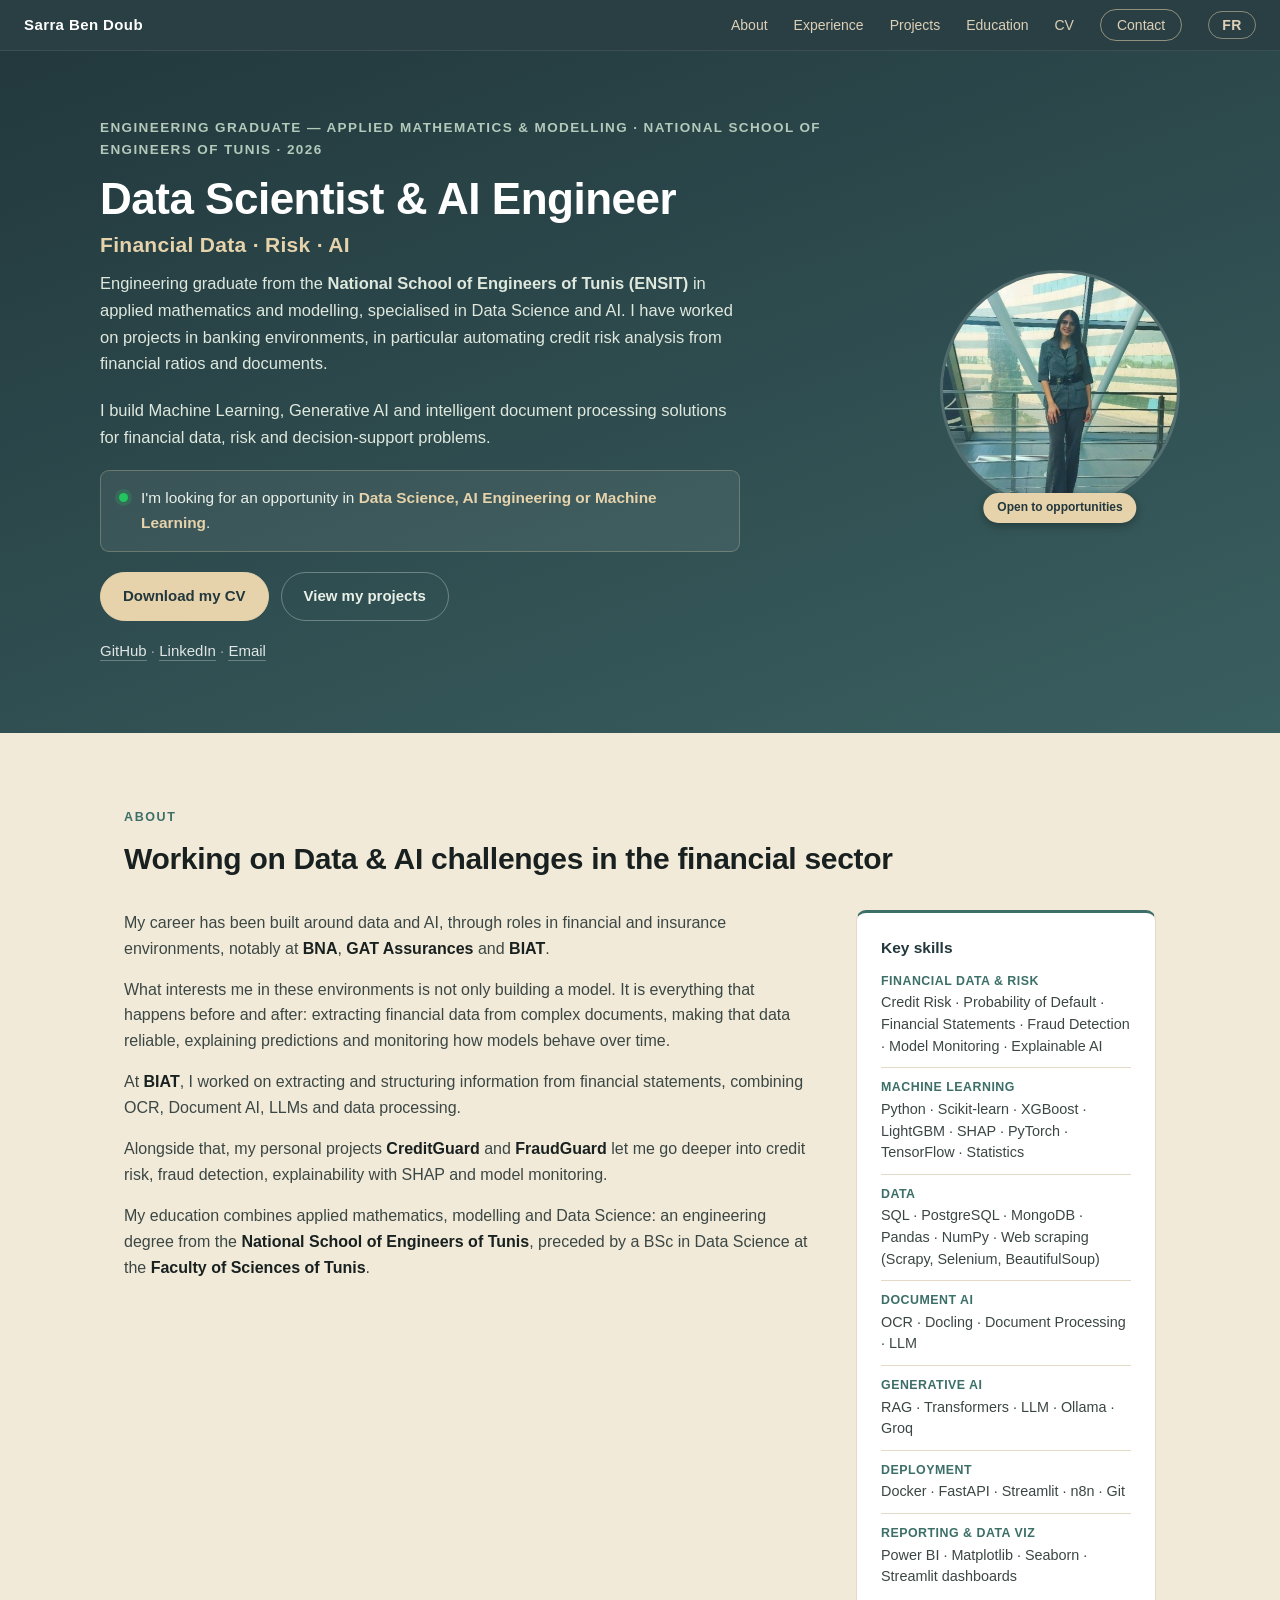
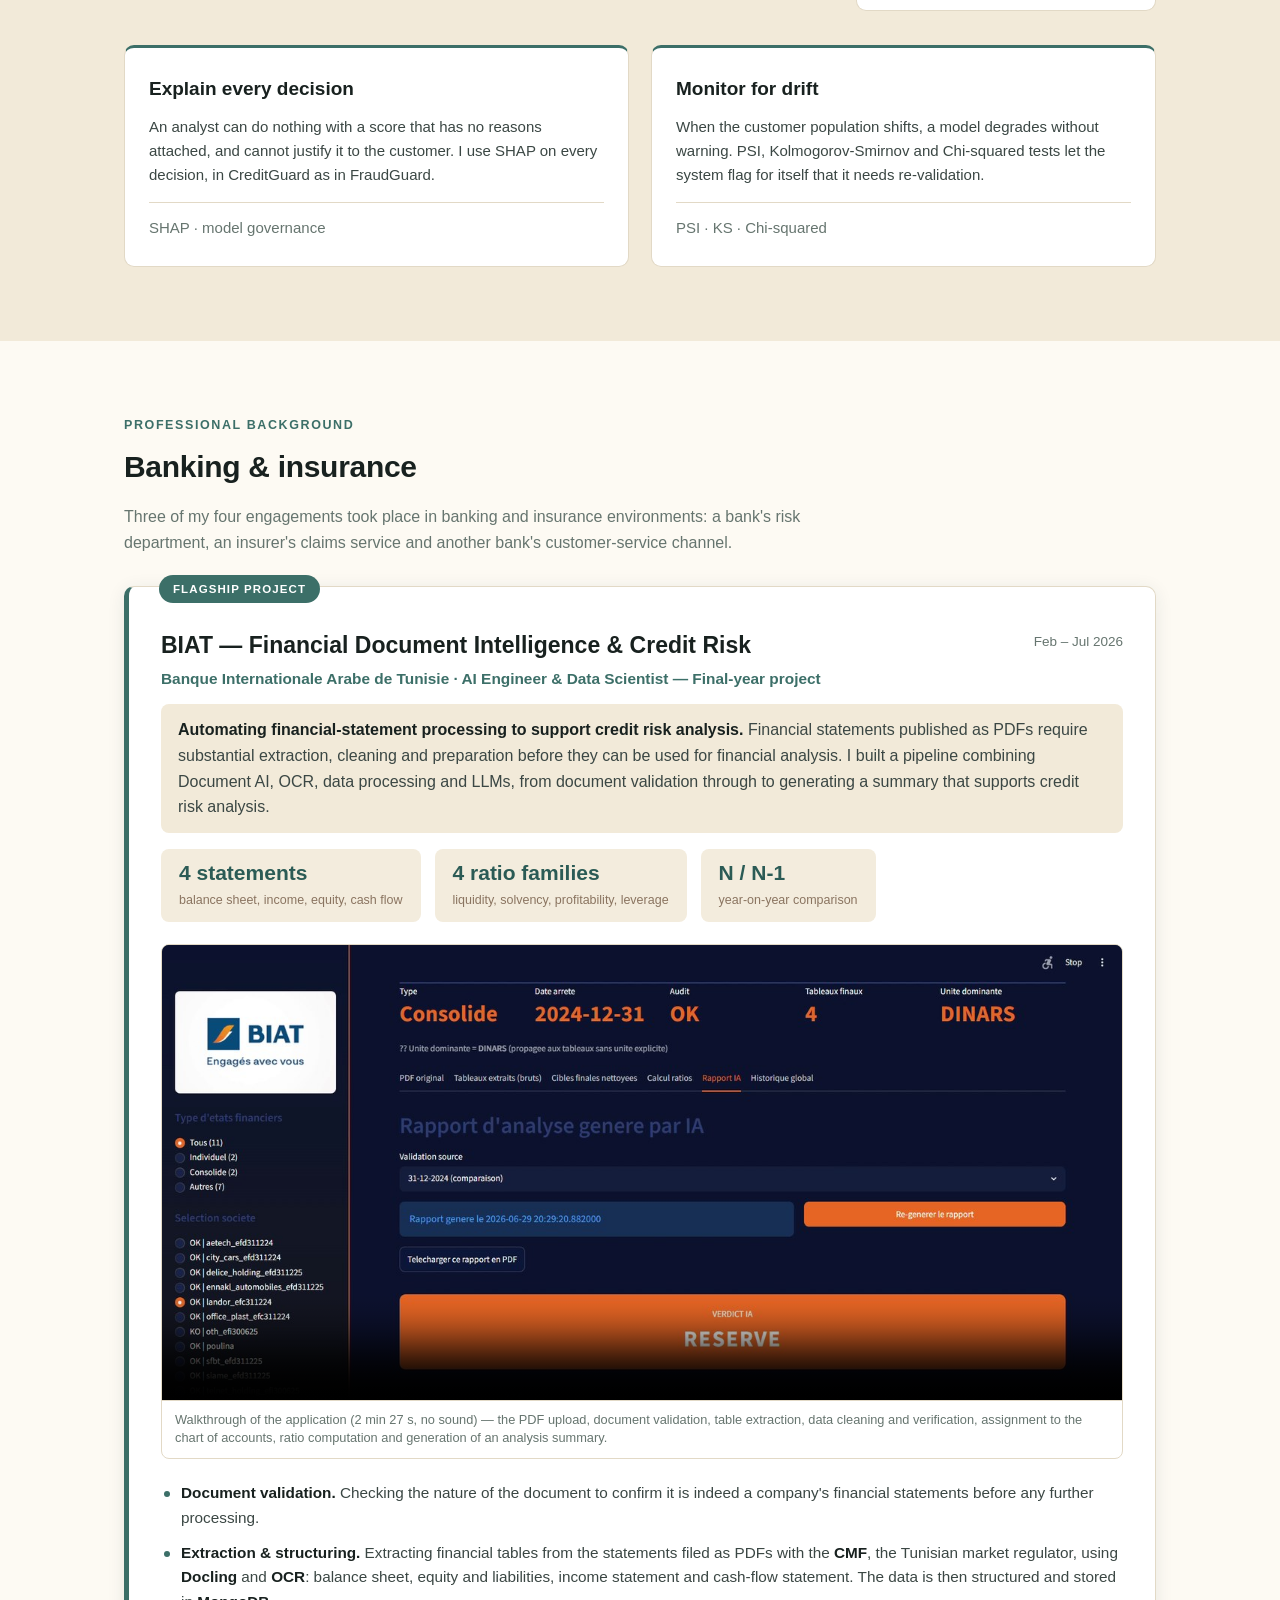
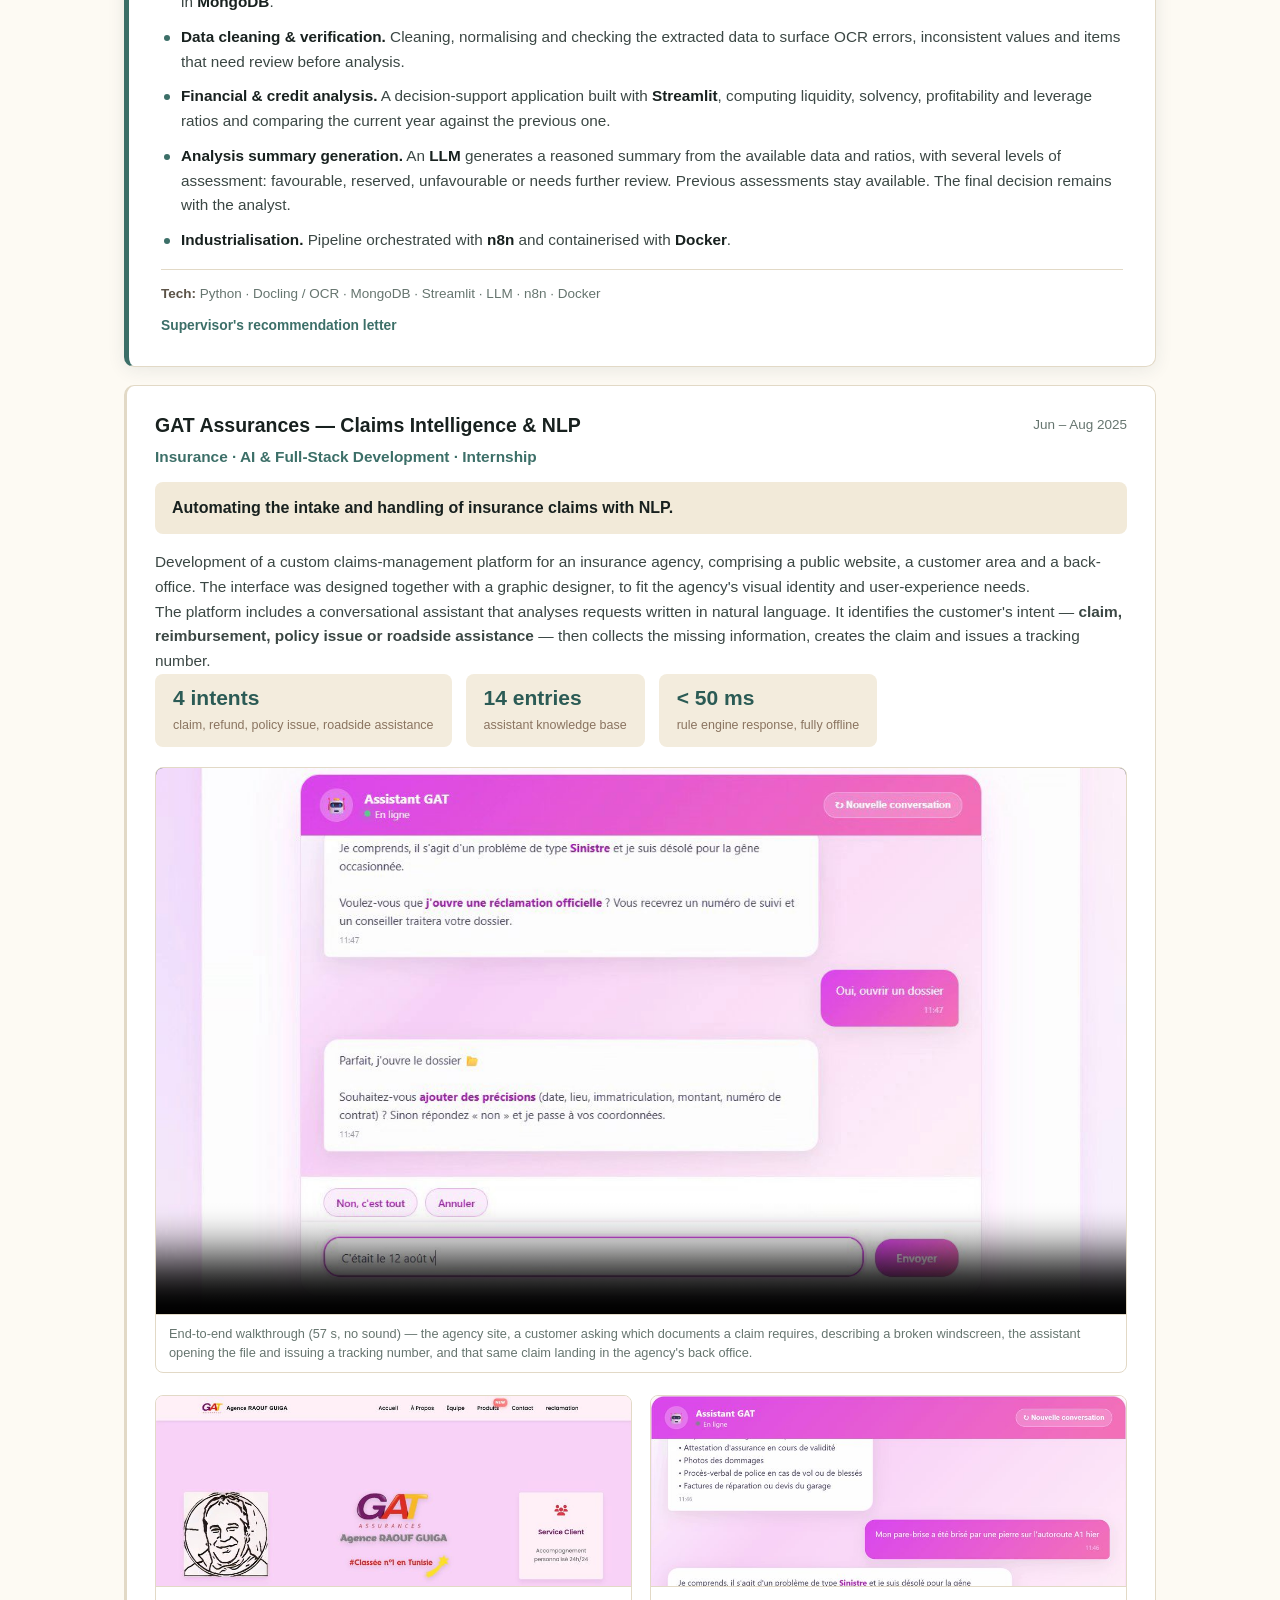
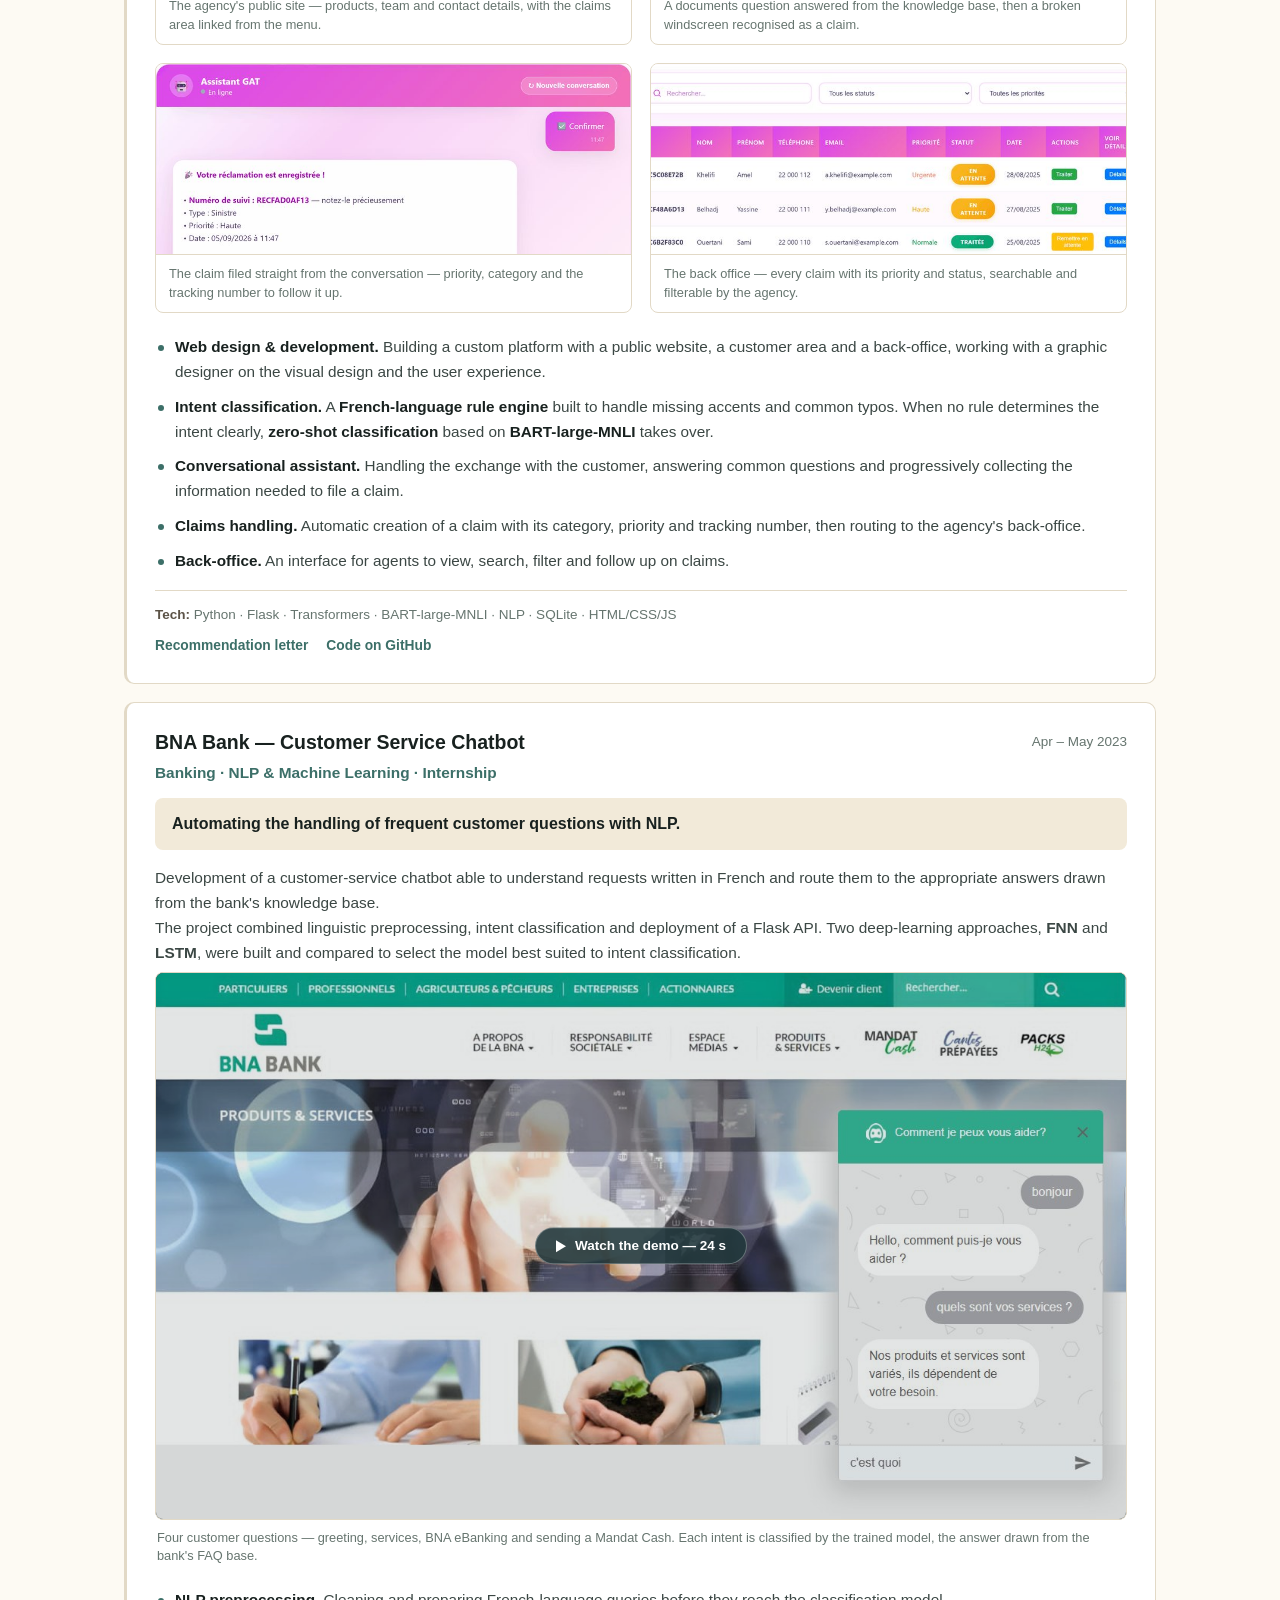
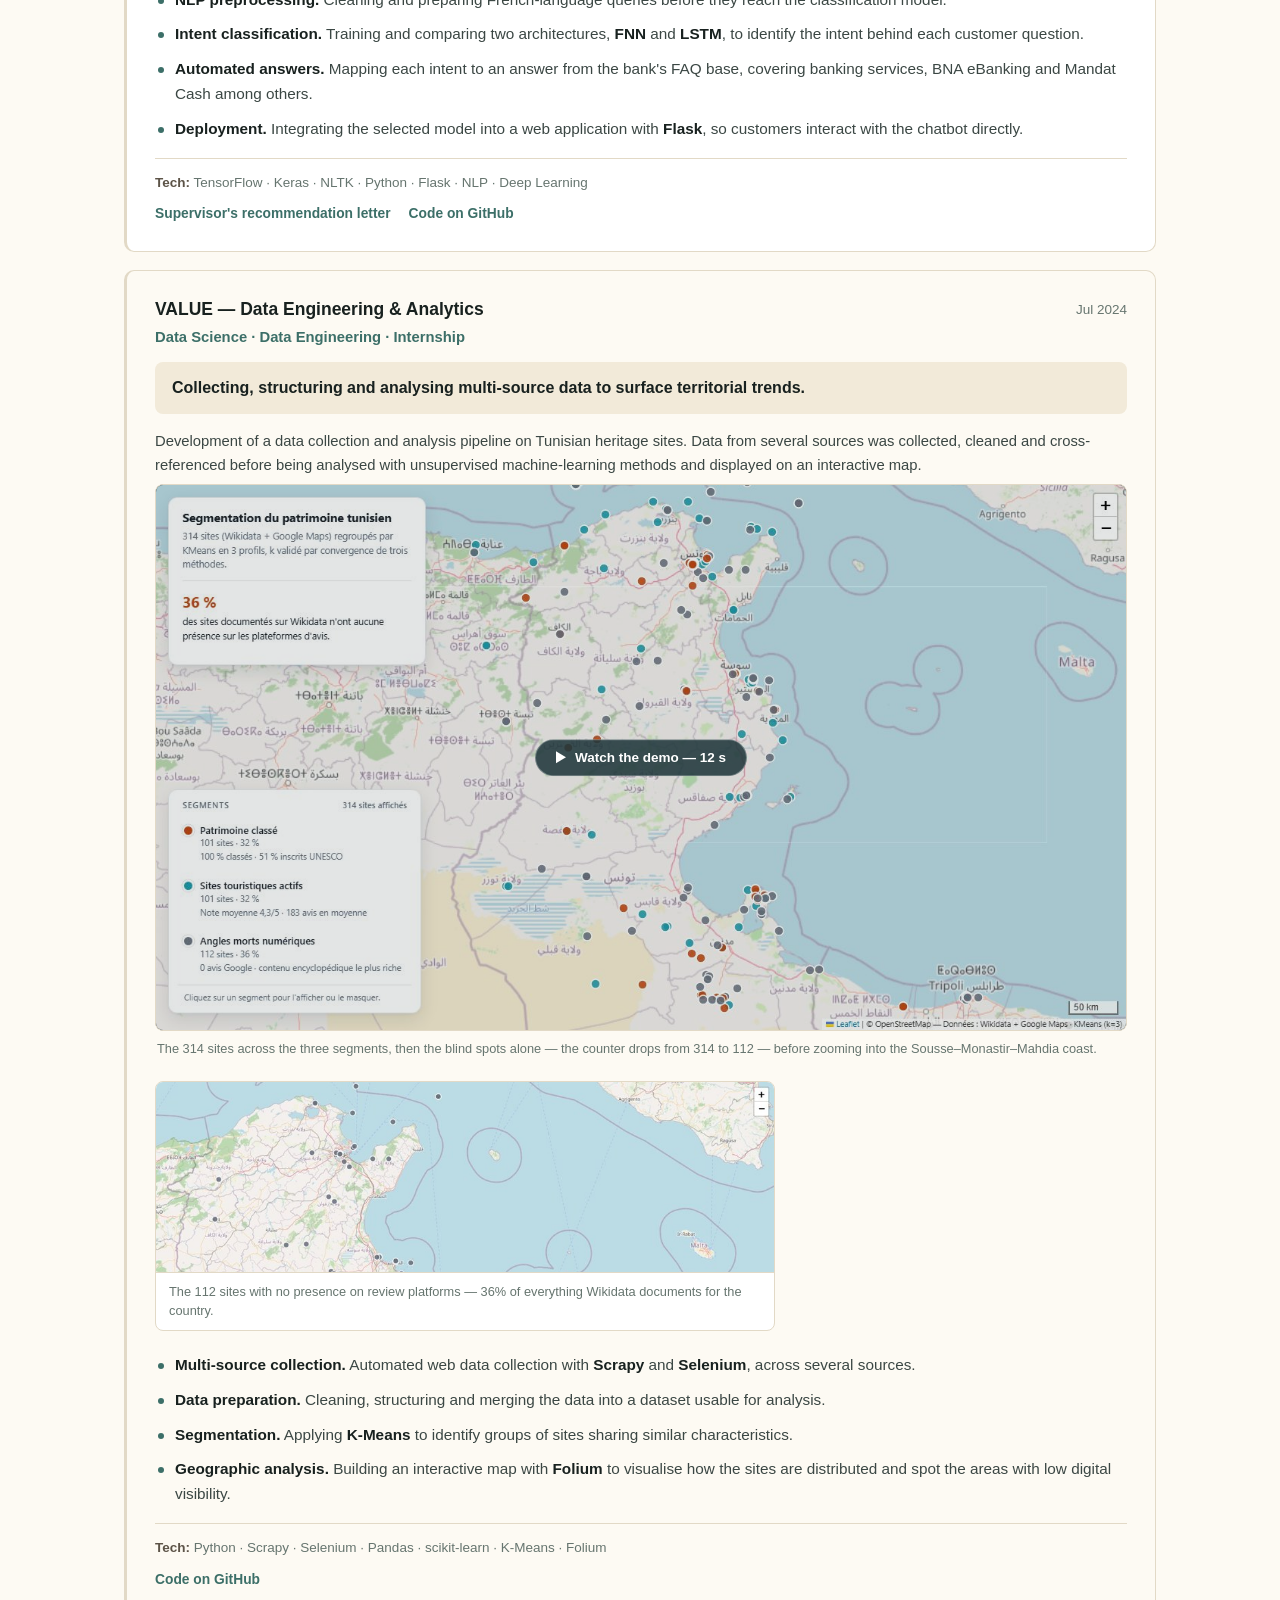
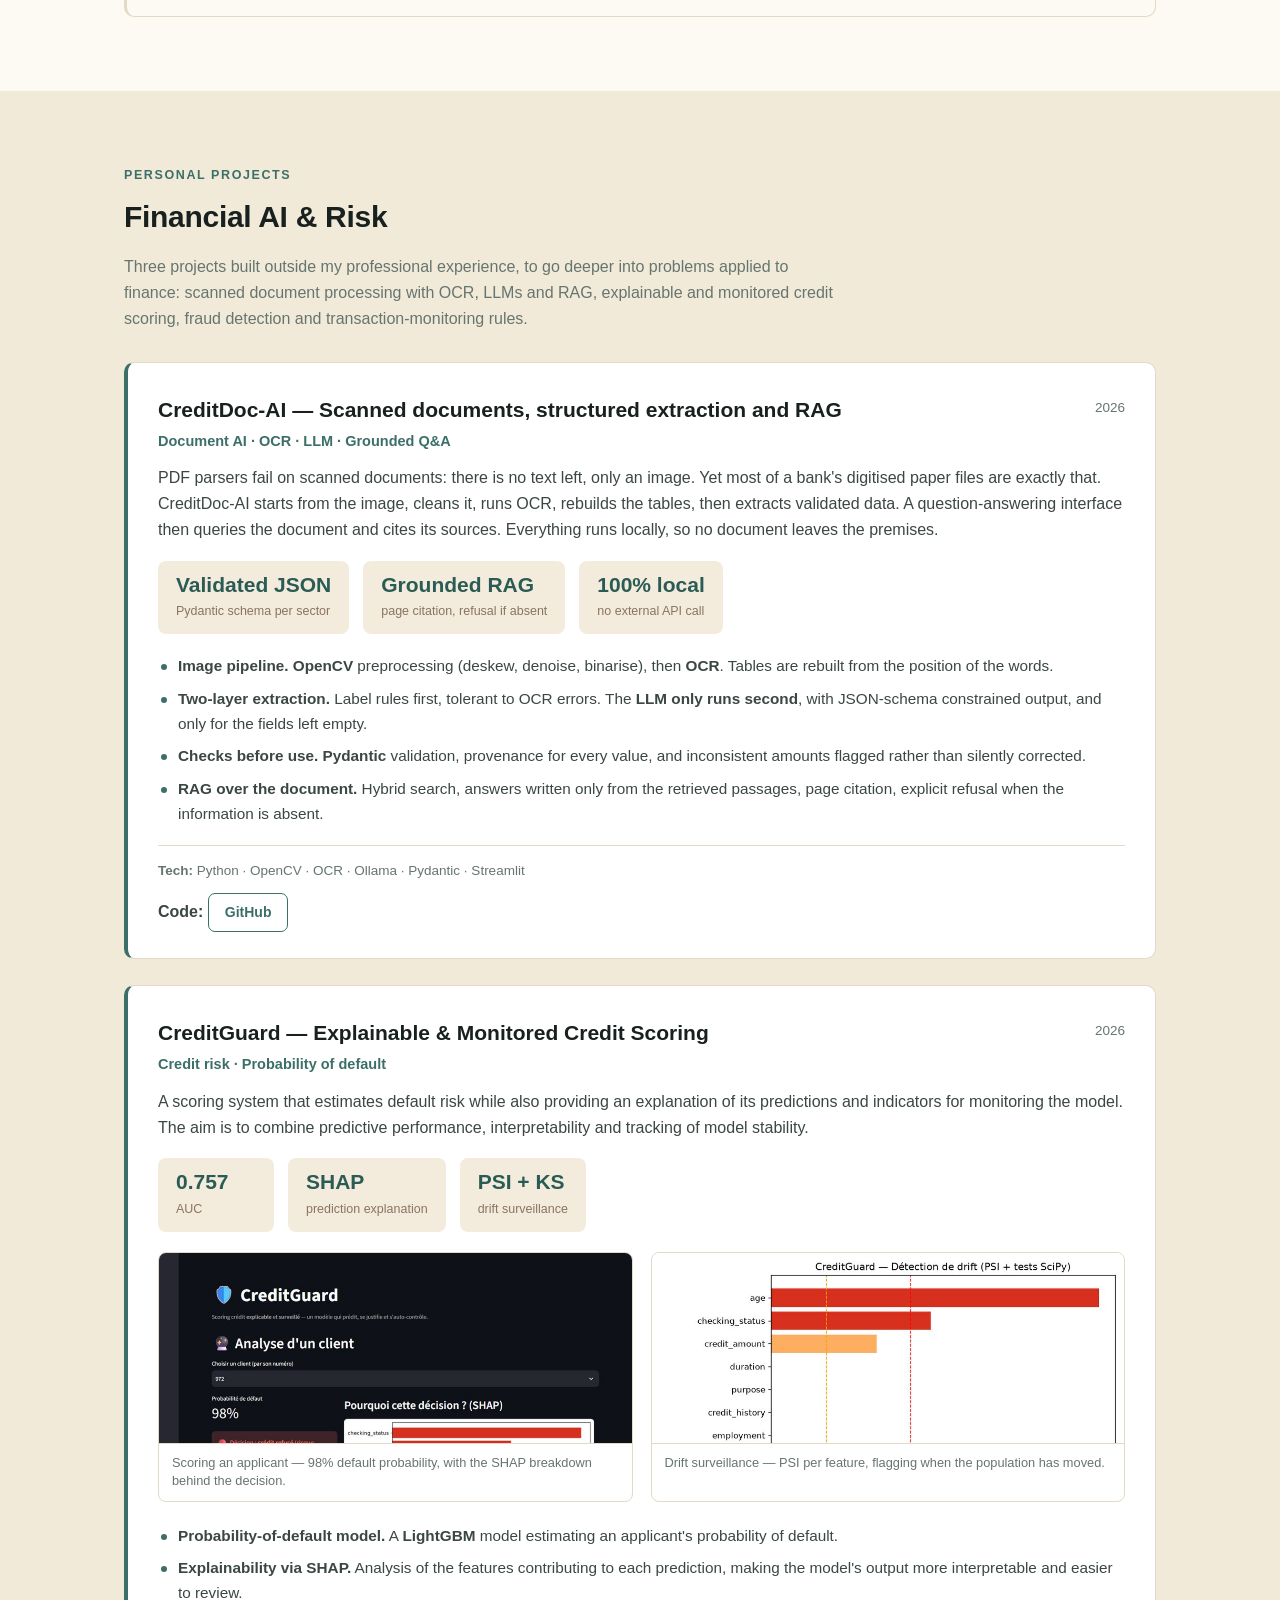
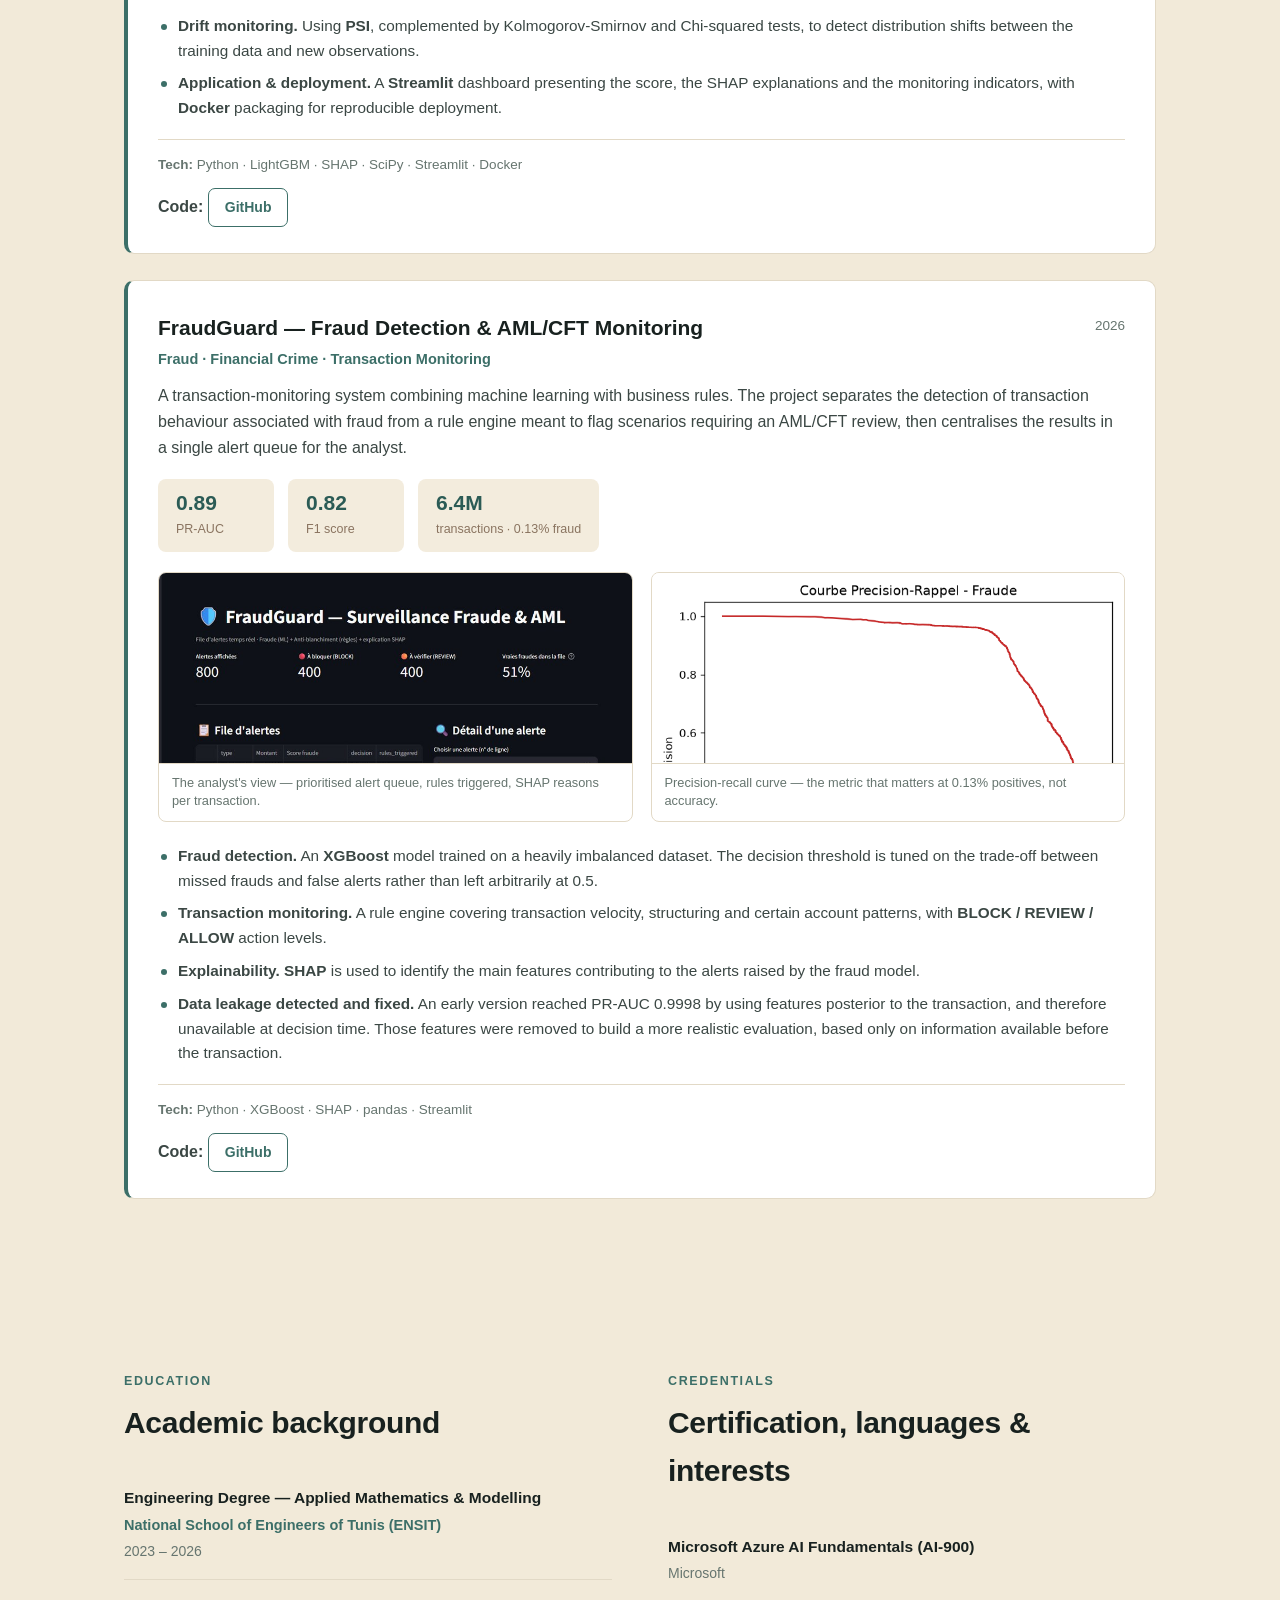
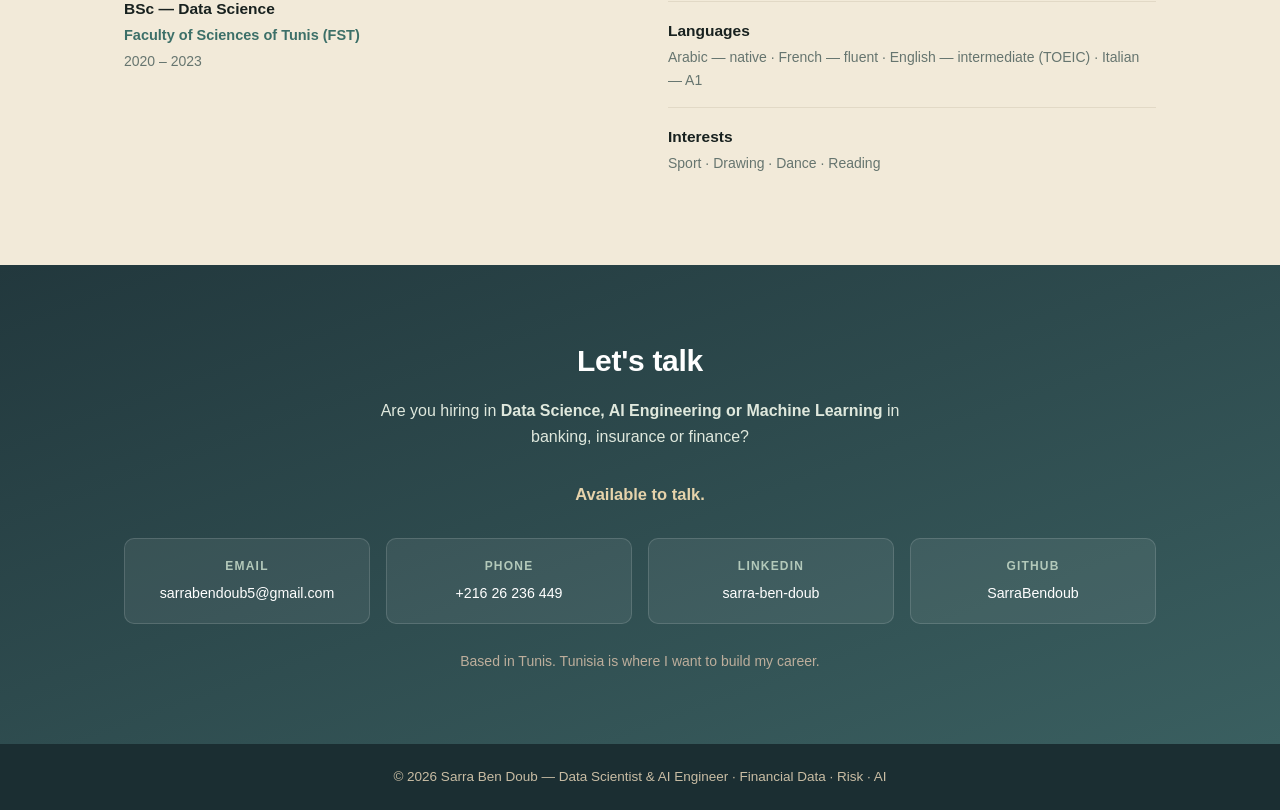
<file: index-en.html>
<!DOCTYPE html>
<html lang="en">
<head>
<meta charset="UTF-8">
<meta name="viewport" content="width=device-width, initial-scale=1.0">
<title>Sarra Ben Doub — Data Scientist &amp; AI Engineer | Financial Data · Risk · AI</title>
<meta name="description" content="Data Scientist &amp; AI Engineer · financial data, risk and AI. Machine Learning, Generative AI and intelligent document processing applied to credit risk, fraud detection and financial analysis. Experience at BIAT, GAT Assurances and BNA.">
<link rel="icon" href="favicon.svg" type="image/svg+xml">

<!-- Aperçu au partage (LinkedIn, WhatsApp, Slack) -->
<meta property="og:type" content="website">
<meta property="og:locale" content="en_US">
<meta property="og:title" content="Sarra Ben Doub — Data Scientist &amp; AI Engineer | Financial Data · Risk · AI">
<meta property="og:description" content="Machine Learning · Generative AI · Document AI, applied to credit risk, fraud detection and financial-statement analysis.">
<meta property="og:url" content="https://sarrabendoub.github.io/index-en.html">
<meta property="og:image" content="https://sarrabendoub.github.io/assets/og-image.png">
<meta property="og:image:width" content="1200">
<meta property="og:image:height" content="630">
<meta name="twitter:card" content="summary_large_image">
<meta name="twitter:title" content="Sarra Ben Doub — Data Scientist &amp; AI Engineer | Financial Data · Risk · AI">
<meta name="twitter:description" content="Machine Learning · Generative AI · Document AI, applied to credit risk, fraud detection and financial data.">
<meta name="twitter:image" content="https://sarrabendoub.github.io/assets/og-image.png">

<link rel="alternate" hreflang="fr" href="index.html">
<link rel="stylesheet" href="styles.css?v=20260924">
</head>
<body>

<!-- ================= NAV ================= -->
<nav class="nav" id="nav">
  <a href="#top" class="nav-brand">Sarra Ben Doub</a>
  <button class="nav-toggle" id="navToggle" aria-label="Menu">
    <span></span><span></span><span></span>
  </button>
  <ul class="nav-links" id="navLinks">
    <li><a href="#about">About</a></li>
    <li><a href="#experience">Experience</a></li>
    <li><a href="#projects">Projects</a></li>
    <li><a href="#education">Education</a></li>
    <li><a href="cv/Sarra_Ben_Doub_CV_EN.pdf" target="_blank" rel="noopener">CV</a></li>
    <li><a href="#contact" class="nav-cta">Contact</a></li>
    <li><a href="index.html" class="nav-lang" hreflang="fr" lang="fr">FR</a></li>
  </ul>
</nav>

<!-- ================= HERO ================= -->
<header class="hero" id="top">
  <div class="hero-inner">
    <div class="hero-text">
      <p class="hero-kicker">Engineering Graduate — Applied Mathematics &amp; Modelling · National School of Engineers of Tunis · 2026</p>

      <h1>Data Scientist &amp; AI Engineer<span class="hero-sub">Financial Data · Risk · AI</span></h1>


      <p class="hero-pitch">
        Engineering graduate from the <strong>National School of Engineers of Tunis (ENSIT)</strong> in applied mathematics and modelling,
        specialised in Data Science and AI. I have worked on projects in banking environments, in
        particular automating credit risk analysis from financial ratios and documents.
      </p>

      <p class="hero-pitch">
        I build Machine Learning, Generative AI and intelligent document processing solutions for
        financial data, risk and decision-support problems.
      </p>

      <p class="hero-seeking">
        <span class="dot"></span>
        I'm looking for an opportunity in <strong>Data Science, AI Engineering or Machine Learning</strong>.
      </p>

      <div class="hero-actions">
        <a class="btn-cv" href="cv/Sarra_Ben_Doub_CV_EN.pdf" target="_blank" rel="noopener" download>Download my CV</a>
        <a class="btn-ghost" href="#projects">View my projects</a>
      </div>

      <p class="hero-links">
        <a href="https://github.com/SarraBendoub" target="_blank" rel="noopener">GitHub</a> ·
        <a href="https://www.linkedin.com/in/sarra-ben-doub/" target="_blank" rel="noopener">LinkedIn</a> ·
        <a href="mailto:sarrabendoub5@gmail.com">Email</a>
      </p>

    </div>

    <div class="hero-photo round">
      <img src="assets/sarra.jpg" alt="Sarra Ben Doub">
      <span class="badge-open">Open to opportunities</span>
    </div>
  </div>
</header>

<!-- ================= ABOUT ================= -->
<section id="about" class="section section-alt">
  <div class="wrap">
    <p class="eyebrow">About</p>
    <h2>Working on Data &amp; AI challenges in the financial sector</h2>

    <div class="profile-grid">
      <div class="profile-text">
        <p>
          My career has been built around data and AI, through roles in financial and insurance
          environments, notably at <strong>BNA</strong>, <strong>GAT Assurances</strong> and
          <strong>BIAT</strong>.
        </p>
        <p>
          What interests me in these environments is not only building a model. It is everything that
          happens before and after: extracting financial data from complex documents, making that data
          reliable, explaining predictions and monitoring how models behave over time.
        </p>
        <p>
          At <strong>BIAT</strong>, I worked on extracting and structuring information from financial
          statements, combining OCR, Document AI, LLMs and data processing.
        </p>
        <p>
          Alongside that, my personal projects <strong>CreditGuard</strong> and <strong>FraudGuard</strong>
          let me go deeper into credit risk, fraud detection, explainability with SHAP and model
          monitoring.
        </p>
        <p>
          My education combines applied mathematics, modelling and Data Science: an engineering degree
          from the <strong>National School of Engineers of Tunis</strong>, preceded by a BSc in Data Science at the <strong>Faculty of Sciences of Tunis</strong>.
        </p>
      </div>

      <aside class="profile-side stack-side">
        <h4>Key skills</h4>
        <ul>
          <li><strong>Financial Data &amp; Risk</strong>Credit Risk · Probability of Default · Financial Statements · Fraud Detection · Model Monitoring · Explainable AI</li>
          <li><strong>Machine Learning</strong>Python · Scikit-learn · XGBoost · LightGBM · SHAP · PyTorch · TensorFlow · Statistics</li>
          <li><strong>Data</strong>SQL · PostgreSQL · MongoDB · Pandas · NumPy · Web scraping (Scrapy, Selenium, BeautifulSoup)</li>
          <li><strong>Document AI</strong>OCR · Docling · Document Processing · LLM</li>
          <li><strong>Generative AI</strong>RAG · Transformers · LLM · Ollama · Groq</li>
          <li><strong>Deployment</strong>Docker · FastAPI · Streamlit · n8n · Git</li>
          <li><strong>Reporting &amp; Data Viz</strong>Power BI · Matplotlib · Seaborn · Streamlit dashboards</li>
        </ul>
      </aside>
    </div>

    <div class="grid-2 pillars">
      <div class="card focus-card">
        <h3>Explain every decision</h3>
        <p>
          An analyst can do nothing with a score that has no reasons attached, and cannot justify it
          to the customer. I use SHAP on every decision, in CreditGuard as in FraudGuard.
        </p>
        <p class="card-tags">SHAP · model governance</p>
      </div>
      <div class="card focus-card">
        <h3>Monitor for drift</h3>
        <p>
          When the customer population shifts, a model degrades without warning. PSI,
          Kolmogorov-Smirnov and Chi-squared tests let the system flag for itself that it needs
          re-validation.
        </p>
        <p class="card-tags">PSI · KS · Chi-squared</p>
      </div>
    </div>
  </div>
</section>

<!-- ================= EXPERIENCE ================= -->
<section id="experience" class="section">
  <div class="wrap">
    <p class="eyebrow">Professional background</p>
    <h2>Banking &amp; insurance</h2>
    <p class="section-lead">
      Three of my four engagements took place in banking and insurance environments: a bank's risk
      department, an insurer's claims service and another bank's customer-service channel.
    </p>

    <!-- ============ BIAT — piece maitresse ============ -->
    <article class="xp xp-flagship">
      <span class="flag">Flagship project</span>

      <div class="xp-head">
        <div>
          <h3>BIAT — Financial Document Intelligence &amp; Credit Risk</h3>
          <p class="xp-org">Banque Internationale Arabe de Tunisie · AI Engineer &amp; Data Scientist — Final-year project</p>
        </div>
        <span class="xp-date">Feb – Jul 2026</span>
      </div>

      <p class="xp-lead-text">
        <strong>Automating financial-statement processing to support credit risk analysis.</strong>
        Financial statements published as PDFs require substantial extraction, cleaning and
        preparation before they can be used for financial analysis. I built a pipeline combining
        Document AI, OCR, data processing and LLMs, from document validation through to generating a
        summary that supports credit risk analysis.
      </p>

      <div class="metrics">
        <div class="metric"><strong>4 statements</strong><span>balance sheet, income, equity, cash flow</span></div>
        <div class="metric"><strong>4 ratio families</strong><span>liquidity, solvency, profitability, leverage</span></div>
        <div class="metric"><strong>N / N-1</strong><span>year-on-year comparison</span></div>
      </div>

      <figure class="demo">
        <video controls preload="none" playsinline width="1280" height="606"
               poster="projects/01-biat-credit-risk/media/app-demo-poster.jpg">
          <source src="projects/01-biat-credit-risk/media/app-demo.webm" type="video/webm">
          Your browser cannot play this video.
          <a href="projects/01-biat-credit-risk/media/app-demo.webm">Download the recording</a> instead.
        </video>
        <figcaption>
          Walkthrough of the application (2 min 27 s, no sound) — the PDF upload, document
          validation, table extraction,
          data cleaning and verification, assignment to the chart of accounts, ratio computation and
          generation of an analysis summary.
        </figcaption>
      </figure>

      <ul class="xp-points">
        <li>
          <strong>Document validation.</strong> Checking the nature of the document to confirm it is
          indeed a company's financial statements before any further processing.
        </li>
        <li>
          <strong>Extraction &amp; structuring.</strong> Extracting financial tables from the statements
          filed as PDFs with the <strong>CMF</strong>, the Tunisian market regulator, using
          <strong>Docling</strong> and <strong>OCR</strong>: balance sheet, equity and liabilities,
          income statement and cash-flow statement. The data is then structured and stored in
          <strong>MongoDB</strong>.
        </li>
        <li>
          <strong>Data cleaning &amp; verification.</strong> Cleaning, normalising and checking the
          extracted data to surface OCR errors, inconsistent values and items that need review before
          analysis.
        </li>
        <li>
          <strong>Financial &amp; credit analysis.</strong> A decision-support application built with
          <strong>Streamlit</strong>, computing liquidity, solvency, profitability and leverage ratios
          and comparing the current year against the previous one.
        </li>
        <li>
          <strong>Analysis summary generation.</strong> An <strong>LLM</strong> generates a reasoned
          summary from the available data and ratios, with several levels of assessment: favourable,
          reserved, unfavourable or needs further review. Previous assessments stay available. The
          final decision remains with the analyst.
        </li>
        <li>
          <strong>Industrialisation.</strong> Pipeline orchestrated with <strong>n8n</strong> and
          containerised with <strong>Docker</strong>.
        </li>
      </ul>

      <p class="xp-tech"><b>Tech:</b> Python · Docling / OCR · MongoDB · Streamlit · LLM · n8n · Docker</p>
      <p class="xp-links">
        <a href="projects/01-biat-credit-risk/docs/recommendation-letter.pdf" target="_blank" rel="noopener">Supervisor's recommendation letter</a>
      </p>
    </article>

    <!-- ============ GAT ============ -->
    <article class="xp">
      <div class="xp-head">
        <div>
          <h3>GAT Assurances — Claims Intelligence &amp; NLP</h3>
          <p class="xp-org">Insurance · AI &amp; Full-Stack Development · Internship</p>
        </div>
        <span class="xp-date">Jun – Aug 2025</span>
      </div>
      <p class="xp-lead-text">
        <strong>Automating the intake and handling of insurance claims with NLP.</strong>
      </p>
      <p>
        Development of a custom claims-management platform for an insurance agency, comprising a
        public website, a customer area and a back-office. The interface was designed together with
        a graphic designer, to fit the agency's visual identity and user-experience needs.
      </p>
      <p>
        The platform includes a conversational assistant that analyses requests written in natural
        language. It identifies the customer's intent — <strong>claim, reimbursement, policy issue
        or roadside assistance</strong> — then collects the missing information, creates the claim
        and issues a tracking number.
      </p>

      <div class="metrics">
        <div class="metric"><strong>4 intents</strong><span>claim, refund, policy issue, roadside assistance</span></div>
        <div class="metric"><strong>14 entries</strong><span>assistant knowledge base</span></div>
        <div class="metric"><strong>&lt; 50 ms</strong><span>rule engine response, fully offline</span></div>
      </div>

      <figure class="demo">
        <video controls preload="none" playsinline width="1280" height="720"
               poster="projects/02-gat-assurances-claims-nlp/media/demo-poster.jpg">
          <source src="projects/02-gat-assurances-claims-nlp/media/demo.webm" type="video/webm">
          Your browser cannot play this video.
          <a href="projects/02-gat-assurances-claims-nlp/media/demo.webm">Download the recording</a> instead.
        </video>
        <figcaption>
          End-to-end walkthrough (57 s, no sound) — the agency site, a customer asking which
          documents a claim requires, describing a broken windscreen, the assistant opening the file
          and issuing a tracking number, and that same claim landing in the agency's back office.
        </figcaption>
      </figure>

      <div class="shots">
        <figure>
          <a href="projects/02-gat-assurances-claims-nlp/media/site.jpg" target="_blank" rel="noopener">
            <img src="projects/02-gat-assurances-claims-nlp/media/site-card.jpg" alt="Public website of the GAT Assurances agency" loading="lazy" decoding="async">
          </a>
          <figcaption>The agency's public site — products, team and contact details, with the claims area linked from the menu.</figcaption>
        </figure>
        <figure>
          <a href="projects/02-gat-assurances-claims-nlp/media/assistant.png" target="_blank" rel="noopener">
            <img src="projects/02-gat-assurances-claims-nlp/media/assistant-card.jpg" alt="The assistant answering a question and classifying a claim" loading="lazy" decoding="async">
          </a>
          <figcaption>A documents question answered from the knowledge base, then a broken windscreen recognised as a claim.</figcaption>
        </figure>
        <figure>
          <a href="projects/02-gat-assurances-claims-nlp/media/ticket.png" target="_blank" rel="noopener">
            <img src="projects/02-gat-assurances-claims-nlp/media/ticket-card.jpg" alt="Claim filed from the conversation with its tracking number" loading="lazy" decoding="async">
          </a>
          <figcaption>The claim filed straight from the conversation — priority, category and the tracking number to follow it up.</figcaption>
        </figure>
        <figure>
          <a href="projects/02-gat-assurances-claims-nlp/media/dashboard.png" target="_blank" rel="noopener">
            <img src="projects/02-gat-assurances-claims-nlp/media/dashboard-card.jpg" alt="Agency back office listing every claim" loading="lazy" decoding="async">
          </a>
          <figcaption>The back office — every claim with its priority and status, searchable and filterable by the agency.</figcaption>
        </figure>
      </div>

      <ul class="xp-points">
        <li>
          <strong>Web design &amp; development.</strong> Building a custom platform with a public
          website, a customer area and a back-office, working with a graphic designer on the visual
          design and the user experience.
        </li>
        <li>
          <strong>Intent classification.</strong> A <strong>French-language rule engine</strong>
          built to handle missing accents and common typos. When no rule determines the intent
          clearly, <strong>zero-shot classification</strong> based on
          <strong>BART-large-MNLI</strong> takes over.
        </li>
        <li>
          <strong>Conversational assistant.</strong> Handling the exchange with the customer,
          answering common questions and progressively collecting the information needed to file a
          claim.
        </li>
        <li>
          <strong>Claims handling.</strong> Automatic creation of a claim with its category,
          priority and tracking number, then routing to the agency's back-office.
        </li>
        <li>
          <strong>Back-office.</strong> An interface for agents to view, search, filter and follow
          up on claims.
        </li>
      </ul>

      <p class="xp-tech"><b>Tech:</b> Python · Flask · Transformers · BART-large-MNLI · NLP · SQLite · HTML/CSS/JS</p>
      <p class="xp-links">
        <a href="projects/02-gat-assurances-claims-nlp/docs/recommendation-letter.pdf" target="_blank" rel="noopener">Recommendation letter</a>
        <a href="https://github.com/SarraBendoub/insurance-agency-platform" target="_blank" rel="noopener">Code on GitHub</a>
      </p>
    </article>

    <!-- ============ BNA ============ -->
    <article class="xp">
      <div class="xp-head">
        <div>
          <h3>BNA Bank — Customer Service Chatbot</h3>
          <p class="xp-org">Banking · NLP &amp; Machine Learning · Internship</p>
        </div>
        <span class="xp-date">Apr – May 2023</span>
      </div>
      <p class="xp-lead-text">
        <strong>Automating the handling of frequent customer questions with NLP.</strong>
      </p>
      <p>
        Development of a customer-service chatbot able to understand requests written in French and
        route them to the appropriate answers drawn from the bank's knowledge base.
      </p>
      <p>
        The project combined linguistic preprocessing, intent classification and deployment of a
        Flask API. Two deep-learning approaches, <strong>FNN</strong> and <strong>LSTM</strong>,
        were built and compared to select the model best suited to intent classification.
      </p>

      <figure class="demo-light">
        <a class="demo-link" href="projects/03-bna-bank-chatbot/media/demo.webm" target="_blank" rel="noopener">
          <img src="projects/03-bna-bank-chatbot/media/demo-poster.jpg" width="1280" height="720"
               alt="The BNA chatbot answering a customer" loading="lazy" decoding="async">
          <span class="demo-play">Watch the demo — 24 s</span>
        </a>
        <figcaption>
          Four customer questions — greeting, services, BNA eBanking and sending a Mandat Cash. Each
          intent is classified by the trained model, the answer drawn from the bank's FAQ base.
        </figcaption>
      </figure>

      <ul class="xp-points">
        <li>
          <strong>NLP preprocessing.</strong> Cleaning and preparing French-language queries before
          they reach the classification model.
        </li>
        <li>
          <strong>Intent classification.</strong> Training and comparing two architectures,
          <strong>FNN</strong> and <strong>LSTM</strong>, to identify the intent behind each
          customer question.
        </li>
        <li>
          <strong>Automated answers.</strong> Mapping each intent to an answer from the bank's FAQ
          base, covering banking services, BNA eBanking and Mandat Cash among others.
        </li>
        <li>
          <strong>Deployment.</strong> Integrating the selected model into a web application with
          <strong>Flask</strong>, so customers interact with the chatbot directly.
        </li>
      </ul>

      <p class="xp-tech"><b>Tech:</b> TensorFlow · Keras · NLTK · Python · Flask · NLP · Deep Learning</p>
      <p class="xp-links">
        <a href="projects/03-bna-bank-chatbot/docs/recommendation-letter.pdf" target="_blank" rel="noopener">Supervisor's recommendation letter</a>
        <a href="https://github.com/SarraBendoub/-chatbot_BNA-main" target="_blank" rel="noopener">Code on GitHub</a>
      </p>
    </article>

    <!-- ============ VALUE (secondaire) ============ -->
    <article class="xp xp-minor">
      <div class="xp-head">
        <div>
          <h3>VALUE — Data Engineering &amp; Analytics</h3>
          <p class="xp-org">Data Science · Data Engineering · Internship</p>
        </div>
        <span class="xp-date">Jul 2024</span>
      </div>
      <p class="xp-lead-text">
        <strong>Collecting, structuring and analysing multi-source data to surface territorial
        trends.</strong>
      </p>
      <p>
        Development of a data collection and analysis pipeline on Tunisian heritage sites. Data from
        several sources was collected, cleaned and cross-referenced before being analysed with
        unsupervised machine-learning methods and displayed on an interactive map.
      </p>

      <figure class="demo-light">
        <a class="demo-link" href="projects/04-value-heritage-data/media/demo.webm" target="_blank" rel="noopener">
          <img src="projects/04-value-heritage-data/media/demo-poster.jpg" width="1280" height="720"
               alt="Interactive map of Tunisian heritage sites" loading="lazy" decoding="async">
          <span class="demo-play">Watch the demo — 12 s</span>
        </a>
        <figcaption>
          The 314 sites across the three segments, then the blind spots alone — the counter drops
          from 314 to 112 — before zooming into the Sousse–Monastir–Mahdia coast.
        </figcaption>
      </figure>

      <div class="shots shots-single">
        <figure>
          <a href="projects/04-value-heritage-data/media/blindspots.jpg" target="_blank" rel="noopener">
            <img src="projects/04-value-heritage-data/media/blindspots-card.jpg" alt="Map of Tunisia showing the 112 heritage sites absent from review platforms" loading="lazy" decoding="async">
          </a>
          <figcaption>The 112 sites with no presence on review platforms — 36% of everything Wikidata documents for the country.</figcaption>
        </figure>
      </div>

      <ul class="xp-points">
        <li>
          <strong>Multi-source collection.</strong> Automated web data collection with
          <strong>Scrapy</strong> and <strong>Selenium</strong>, across several sources.
        </li>
        <li>
          <strong>Data preparation.</strong> Cleaning, structuring and merging the data into a
          dataset usable for analysis.
        </li>
        <li>
          <strong>Segmentation.</strong> Applying <strong>K-Means</strong> to identify groups of
          sites sharing similar characteristics.
        </li>
        <li>
          <strong>Geographic analysis.</strong> Building an interactive map with
          <strong>Folium</strong> to visualise how the sites are distributed and spot the areas with
          low digital visibility.
        </li>
      </ul>

      <p class="xp-tech"><b>Tech:</b> Python · Scrapy · Selenium · Pandas · scikit-learn · K-Means · Folium</p>
      <p class="xp-links">
        <a href="https://github.com/SarraBendoub/HeritageScope" target="_blank" rel="noopener">Code on GitHub</a>
      </p>
    </article>
  </div>
</section>

<!-- ================= PROJECTS ================= -->
<section id="projects" class="section section-alt">
  <div class="wrap">
    <p class="eyebrow">Personal projects</p>
    <h2>Financial AI &amp; Risk</h2>
    <p class="section-lead">
      Three projects built outside my professional experience, to go deeper into problems applied
      to finance: scanned document processing with OCR, LLMs and RAG, explainable and monitored
      credit scoring, fraud detection and transaction-monitoring rules.
    </p>

    <!-- CreditDoc-AI -->
    <article class="project">
      <div class="project-head">
        <div>
          <h3>CreditDoc-AI — Scanned documents, structured extraction and RAG</h3>
          <p class="project-org">Document AI · OCR · LLM · Grounded Q&amp;A</p>
        </div>
        <span class="project-date">2026</span>
      </div>

      <p class="project-lead">
        PDF parsers fail on scanned documents: there is no text left, only an image. Yet most of a
        bank's digitised paper files are exactly that. CreditDoc-AI starts from the image, cleans
        it, runs OCR, rebuilds the tables, then extracts validated data. A question-answering
        interface then queries the document and cites its sources. Everything runs locally, so no
        document leaves the premises.
      </p>

      <div class="metrics">
        <div class="metric"><strong>Validated JSON</strong><span>Pydantic schema per sector</span></div>
        <div class="metric"><strong>Grounded RAG</strong><span>page citation, refusal if absent</span></div>
        <div class="metric"><strong>100% local</strong><span>no external API call</span></div>
      </div>

      <ul class="project-points">
        <li><strong>Image pipeline.</strong> <strong>OpenCV</strong> preprocessing (deskew, denoise, binarise), then <strong>OCR</strong>. Tables are rebuilt from the position of the words.</li>
        <li><strong>Two-layer extraction.</strong> Label rules first, tolerant to OCR errors. The <strong>LLM only runs second</strong>, with JSON-schema constrained output, and only for the fields left empty.</li>
        <li><strong>Checks before use.</strong> <strong>Pydantic</strong> validation, provenance for every value, and inconsistent amounts flagged rather than silently corrected.</li>
        <li><strong>RAG over the document.</strong> Hybrid search, answers written only from the retrieved passages, page citation, explicit refusal when the information is absent.</li>
      </ul>

      <p class="project-tech"><b>Tech:</b> Python · OpenCV · OCR · Ollama · Pydantic · Streamlit</p>
      <p class="project-links">
        <b>Code:</b>
        <a href="https://github.com/SarraBendoub/CreditDoc-AI" target="_blank" rel="noopener" class="link-code">GitHub</a>
      </p>
    </article>

    <!-- CreditGuard -->
    <article class="project">
      <div class="project-head">
        <div>
          <h3>CreditGuard — Explainable &amp; Monitored Credit Scoring</h3>
          <p class="project-org">Credit risk · Probability of default</p>
        </div>
        <span class="project-date">2026</span>
      </div>

      <p class="project-lead">
        A scoring system that estimates default risk while also providing an explanation of its
        predictions and indicators for monitoring the model. The aim is to combine predictive
        performance, interpretability and tracking of model stability.
      </p>

      <div class="metrics">
        <div class="metric"><strong>0.757</strong><span>AUC</span></div>
        <div class="metric"><strong>SHAP</strong><span>prediction explanation</span></div>
        <div class="metric"><strong>PSI + KS</strong><span>drift surveillance</span></div>
      </div>

      <div class="shots">
        <figure>
          <a href="projects/05-creditguard-credit-scoring/media/dashboard.png" target="_blank" rel="noopener">
            <img src="projects/05-creditguard-credit-scoring/media/dashboard-card.jpg" alt="CreditGuard dashboard — applicant scoring with SHAP explanation" loading="lazy" decoding="async">
          </a>
          <figcaption>Scoring an applicant — 98% default probability, with the SHAP breakdown behind the decision.</figcaption>
        </figure>
        <figure>
          <a href="projects/05-creditguard-credit-scoring/media/drift.png" target="_blank" rel="noopener">
            <img src="projects/05-creditguard-credit-scoring/media/drift-card.jpg" alt="Population Stability Index across features" loading="lazy" decoding="async">
          </a>
          <figcaption>Drift surveillance — PSI per feature, flagging when the population has moved.</figcaption>
        </figure>
      </div>

      <ul class="project-points">
        <li><strong>Probability-of-default model.</strong> A <strong>LightGBM</strong> model estimating an applicant's probability of default.</li>
        <li><strong>Explainability via SHAP.</strong> Analysis of the features contributing to each prediction, making the model's output more interpretable and easier to review.</li>
        <li><strong>Drift monitoring.</strong> Using <strong>PSI</strong>, complemented by Kolmogorov-Smirnov and Chi-squared tests, to detect distribution shifts between the training data and new observations.</li>
        <li><strong>Application &amp; deployment.</strong> A <strong>Streamlit</strong> dashboard presenting the score, the SHAP explanations and the monitoring indicators, with <strong>Docker</strong> packaging for reproducible deployment.</li>
      </ul>

      <p class="project-tech"><b>Tech:</b> Python · LightGBM · SHAP · SciPy · Streamlit · Docker</p>
      <p class="project-links">
        <b>Code:</b>
        <a href="https://github.com/SarraBendoub/CreditGuard" target="_blank" rel="noopener" class="link-code">GitHub</a>
      </p>
    </article>

    <!-- FraudGuard -->
    <article class="project">
      <div class="project-head">
        <div>
          <h3>FraudGuard — Fraud Detection &amp; AML/CFT Monitoring</h3>
          <p class="project-org">Fraud · Financial Crime · Transaction Monitoring</p>
        </div>
        <span class="project-date">2026</span>
      </div>

      <p class="project-lead">
        A transaction-monitoring system combining machine learning with business rules. The project
        separates the detection of transaction behaviour associated with fraud from a rule engine
        meant to flag scenarios requiring an AML/CFT review, then centralises the results in a
        single alert queue for the analyst.
      </p>

      <div class="metrics">
        <div class="metric"><strong>0.89</strong><span>PR-AUC</span></div>
        <div class="metric"><strong>0.82</strong><span>F1 score</span></div>
        <div class="metric"><strong>6.4M</strong><span>transactions · 0.13% fraud</span></div>
      </div>

      <div class="shots">
        <figure>
          <a href="projects/06-fraudguard-fraud-aml/media/dashboard.png" target="_blank" rel="noopener">
            <img src="projects/06-fraudguard-fraud-aml/media/dashboard-card.jpg" alt="FraudGuard alert queue with per-alert detail" loading="lazy" decoding="async">
          </a>
          <figcaption>The analyst's view — prioritised alert queue, rules triggered, SHAP reasons per transaction.</figcaption>
        </figure>
        <figure>
          <a href="projects/06-fraudguard-fraud-aml/media/prcurve.png" target="_blank" rel="noopener">
            <img src="projects/06-fraudguard-fraud-aml/media/prcurve.png" alt="Precision-recall curve of the fraud model" loading="lazy" decoding="async">
          </a>
          <figcaption>Precision-recall curve — the metric that matters at 0.13% positives, not accuracy.</figcaption>
        </figure>
      </div>

      <ul class="project-points">
        <li><strong>Fraud detection.</strong> An <strong>XGBoost</strong> model trained on a heavily imbalanced dataset. The decision threshold is tuned on the trade-off between missed frauds and false alerts rather than left arbitrarily at 0.5.</li>
        <li><strong>Transaction monitoring.</strong> A rule engine covering transaction velocity, structuring and certain account patterns, with <strong>BLOCK / REVIEW / ALLOW</strong> action levels.</li>
        <li><strong>Explainability.</strong> <strong>SHAP</strong> is used to identify the main features contributing to the alerts raised by the fraud model.</li>
        <li><strong>Data leakage detected and fixed.</strong> An early version reached PR-AUC 0.9998 by using features posterior to the transaction, and therefore unavailable at decision time. Those features were removed to build a more realistic evaluation, based only on information available before the transaction.</li>
      </ul>

      <p class="project-tech"><b>Tech:</b> Python · XGBoost · SHAP · pandas · Streamlit</p>
      <p class="project-links">
        <b>Code:</b>
        <a href="https://github.com/SarraBendoub/FraudGuard" target="_blank" rel="noopener" class="link-code">GitHub</a>
      </p>
    </article>
  </div>
</section>

<!-- ================= EDUCATION ================= -->
<section id="education" class="section section-alt">
  <div class="wrap">
    <div class="grid-2 gap-lg">
      <div>
        <p class="eyebrow">Education</p>
        <h2>Academic background</h2>
        <div class="edu">
          <div class="edu-item">
            <h4>Engineering Degree — Applied Mathematics &amp; Modelling</h4>
            <p class="edu-org">National School of Engineers of Tunis (ENSIT)</p>
            <p class="edu-meta">2023 – 2026</p>
          </div>
          <div class="edu-item">
            <h4>BSc — Data Science</h4>
            <p class="edu-org">Faculty of Sciences of Tunis (FST)</p>
            <p class="edu-meta">2020 – 2023</p>
          </div>
        </div>
      </div>

      <div>
        <p class="eyebrow">Credentials</p>
        <h2>Certification, languages &amp; interests</h2>
        <div class="edu">
          <div class="edu-item">
            <h4>Microsoft Azure AI Fundamentals (AI-900)</h4>
            <p class="edu-meta">Microsoft</p>
          </div>
          <div class="edu-item">
            <h4>Languages</h4>
            <p class="edu-meta">Arabic — native · French — fluent · English — intermediate (TOEIC) · Italian — A1</p>
          </div>
          <div class="edu-item">
            <h4>Interests</h4>
            <p class="edu-meta">Sport · Drawing · Dance · Reading</p>
          </div>
        </div>
      </div>
    </div>
  </div>
</section>

<!-- ================= CONTACT ================= -->
<section id="contact" class="contact">
  <div class="wrap contact-inner">
    <h2>Let's talk</h2>
    <p class="contact-lead">
      Are you hiring in <strong>Data Science, AI Engineering or Machine Learning</strong> in
      banking, insurance or finance?
    </p>

    <p class="contact-avail">Available to talk.</p>

    <div class="contact-grid">
      <a class="contact-card" href="mailto:sarrabendoub5@gmail.com">
        <span class="contact-label">Email</span>
        <span class="contact-value">sarrabendoub5@gmail.com</span>
      </a>
      <a class="contact-card" href="tel:+21626236449">
        <span class="contact-label">Phone</span>
        <span class="contact-value">+216 26 236 449</span>
      </a>
      <a class="contact-card" href="https://www.linkedin.com/in/sarra-ben-doub/" target="_blank" rel="noopener">
        <span class="contact-label">LinkedIn</span>
        <span class="contact-value">sarra-ben-doub</span>
      </a>
      <a class="contact-card" href="https://github.com/SarraBendoub" target="_blank" rel="noopener">
        <span class="contact-label">GitHub</span>
        <span class="contact-value">SarraBendoub</span>
      </a>
    </div>

    <p class="contact-loc">Based in Tunis. Tunisia is where I want to build my career.</p>
  </div>
</section>

<footer class="footer">
  <div class="wrap">
    <p>© 2026 Sarra Ben Doub — Data Scientist &amp; AI Engineer · Financial Data · Risk · AI</p>
  </div>
</footer>

<script src="script.js?v=20260906"></script>
</body>
</html>
</file>
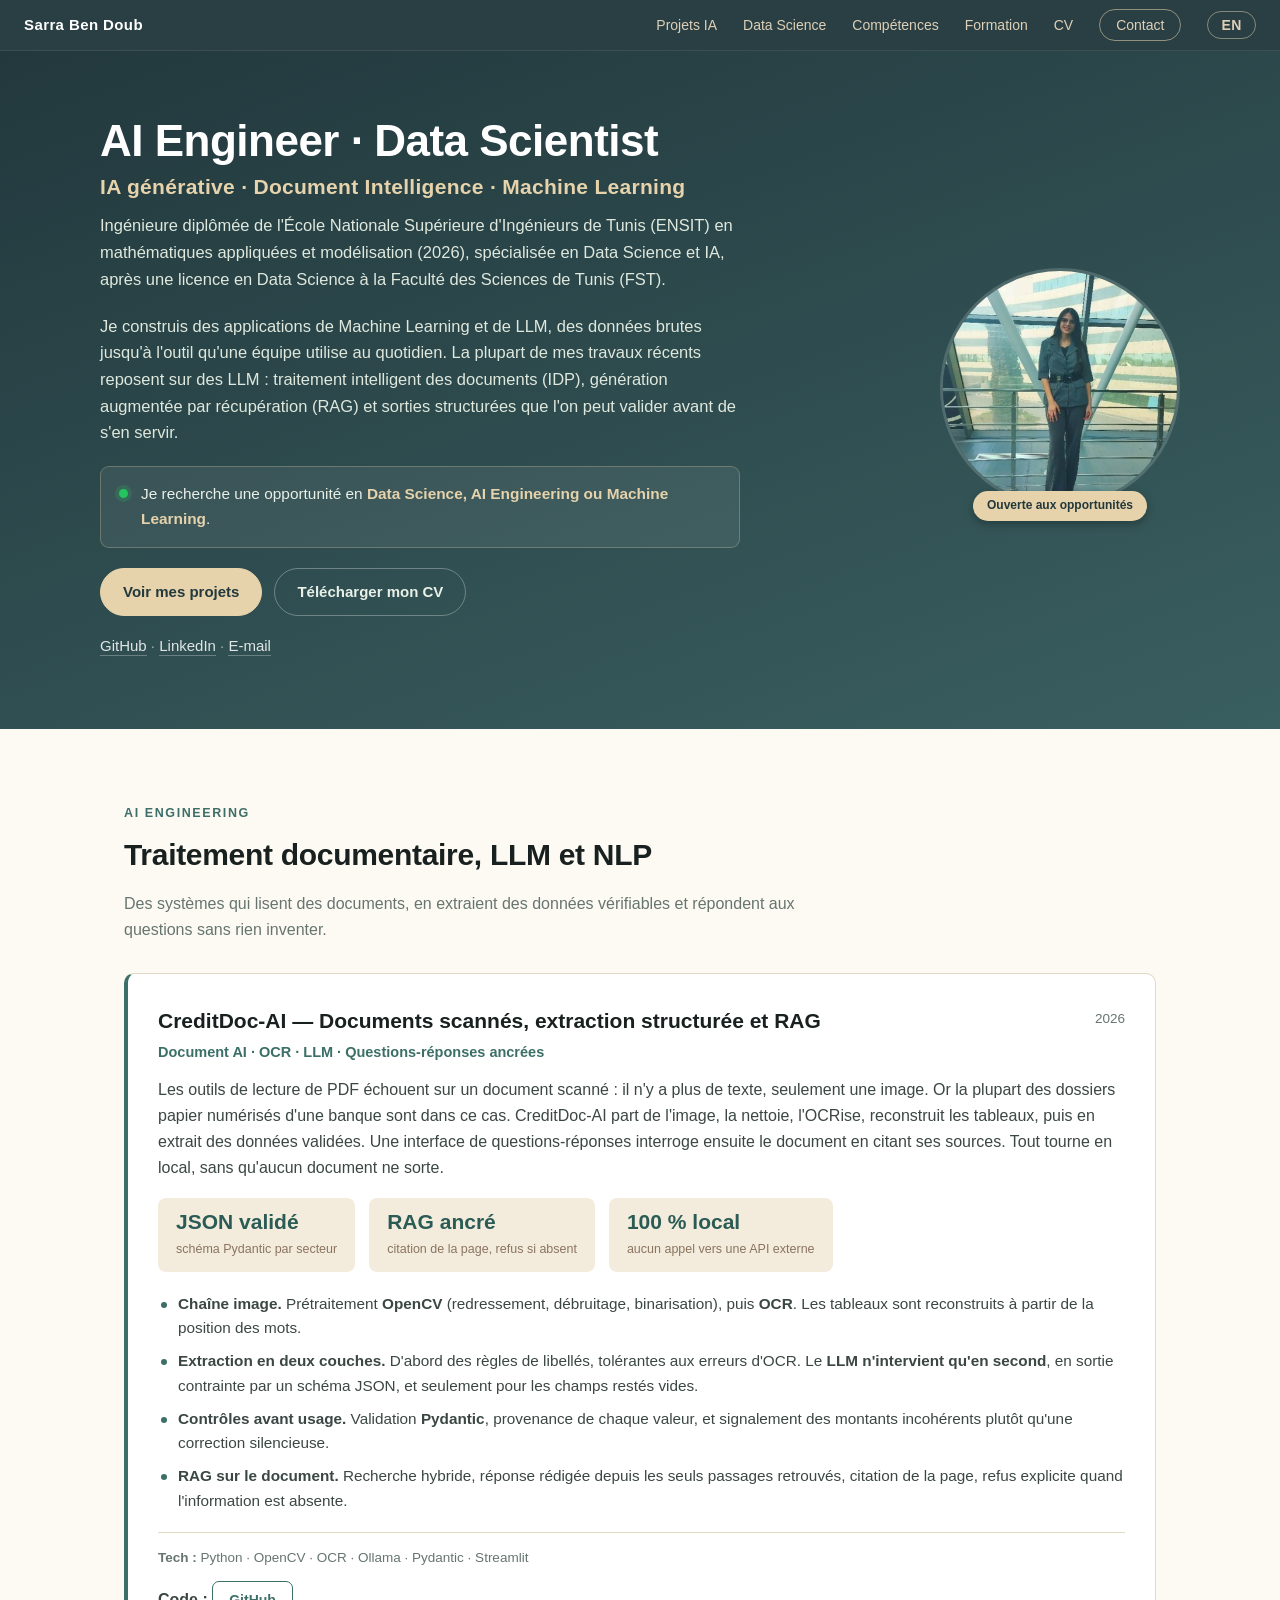
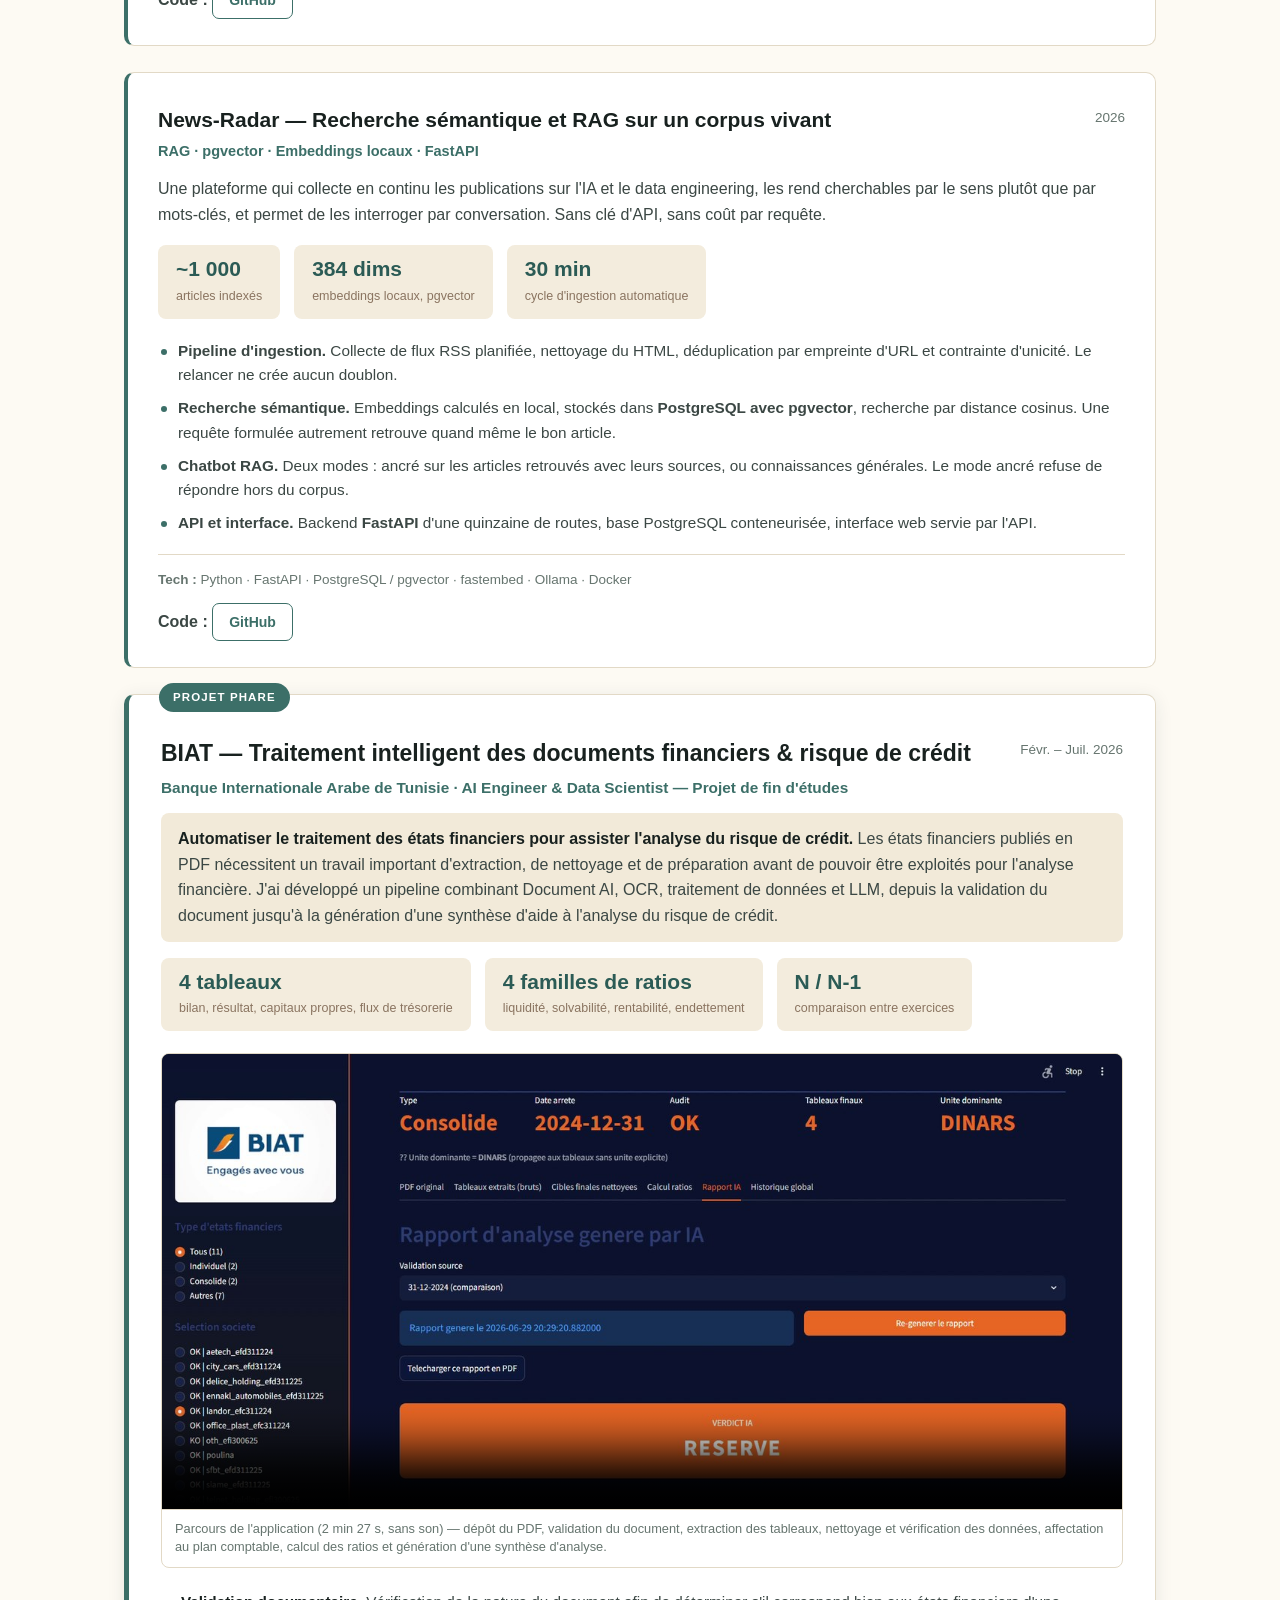
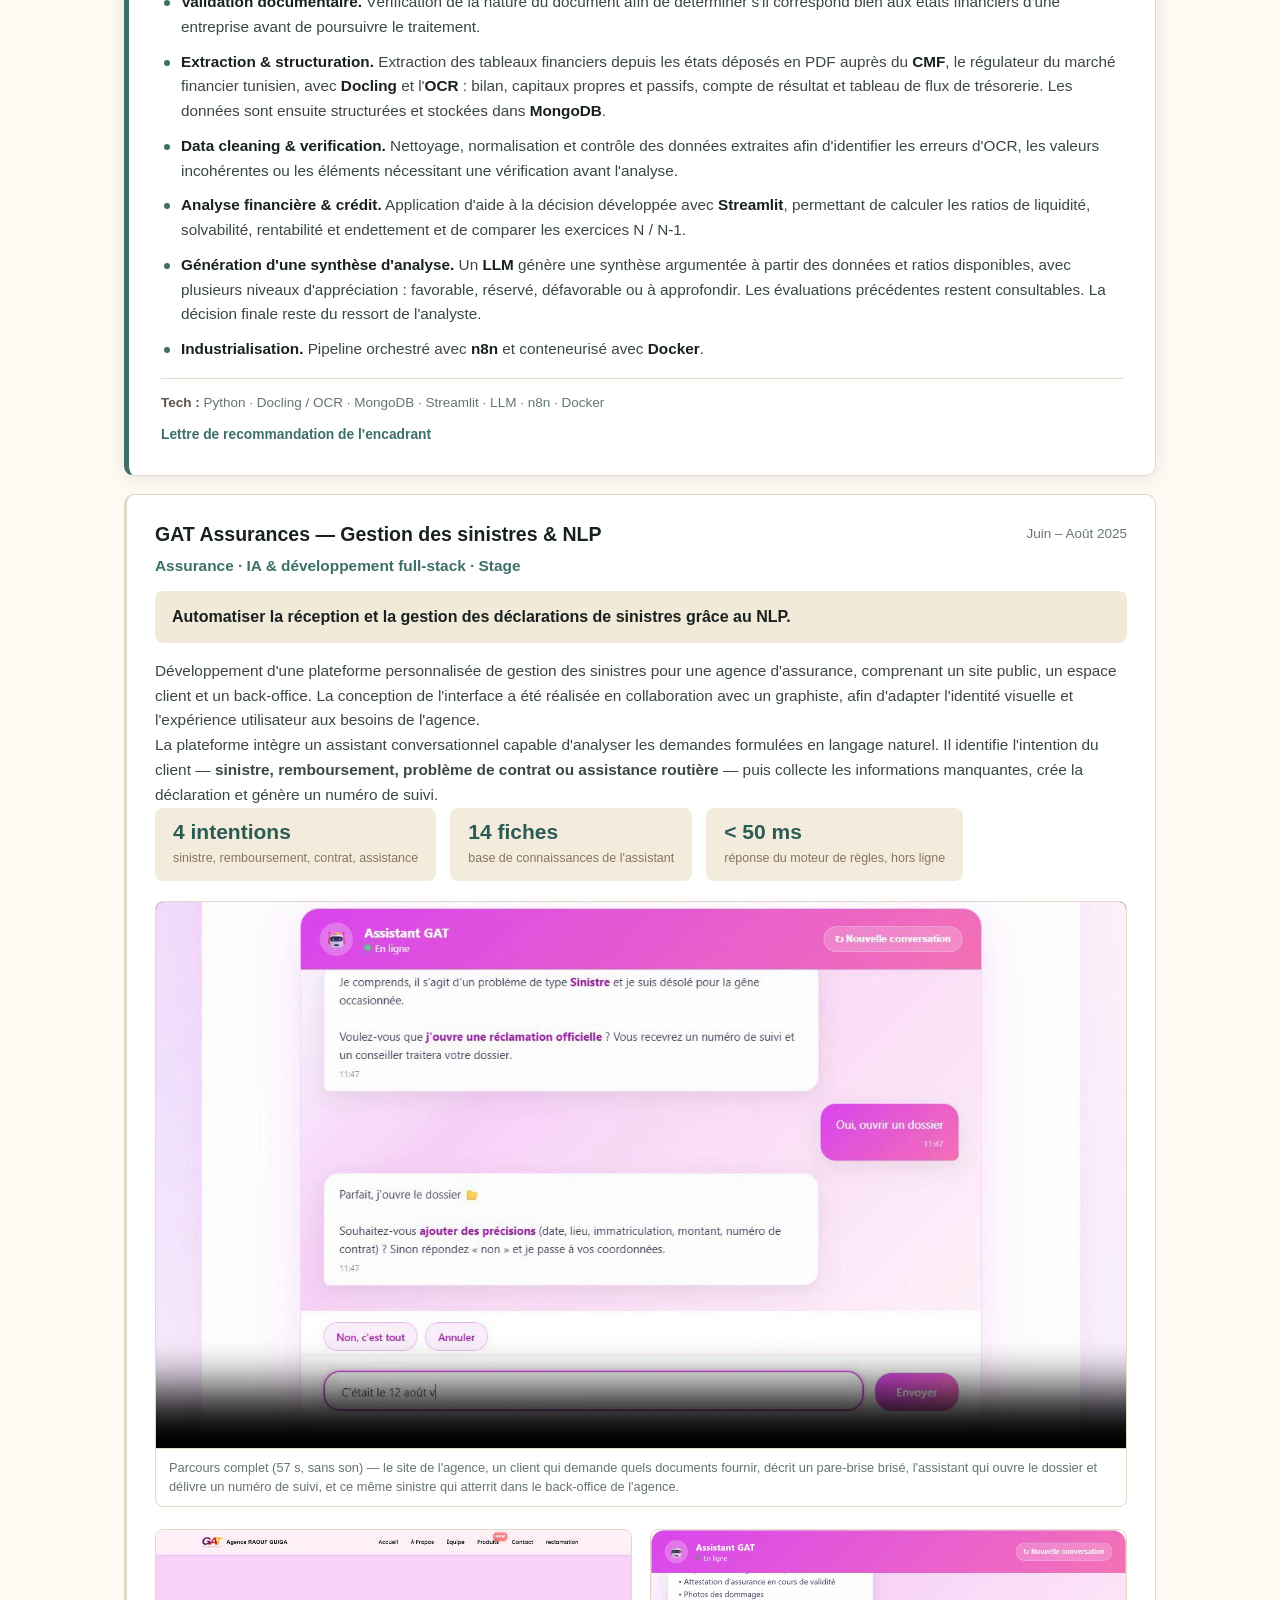
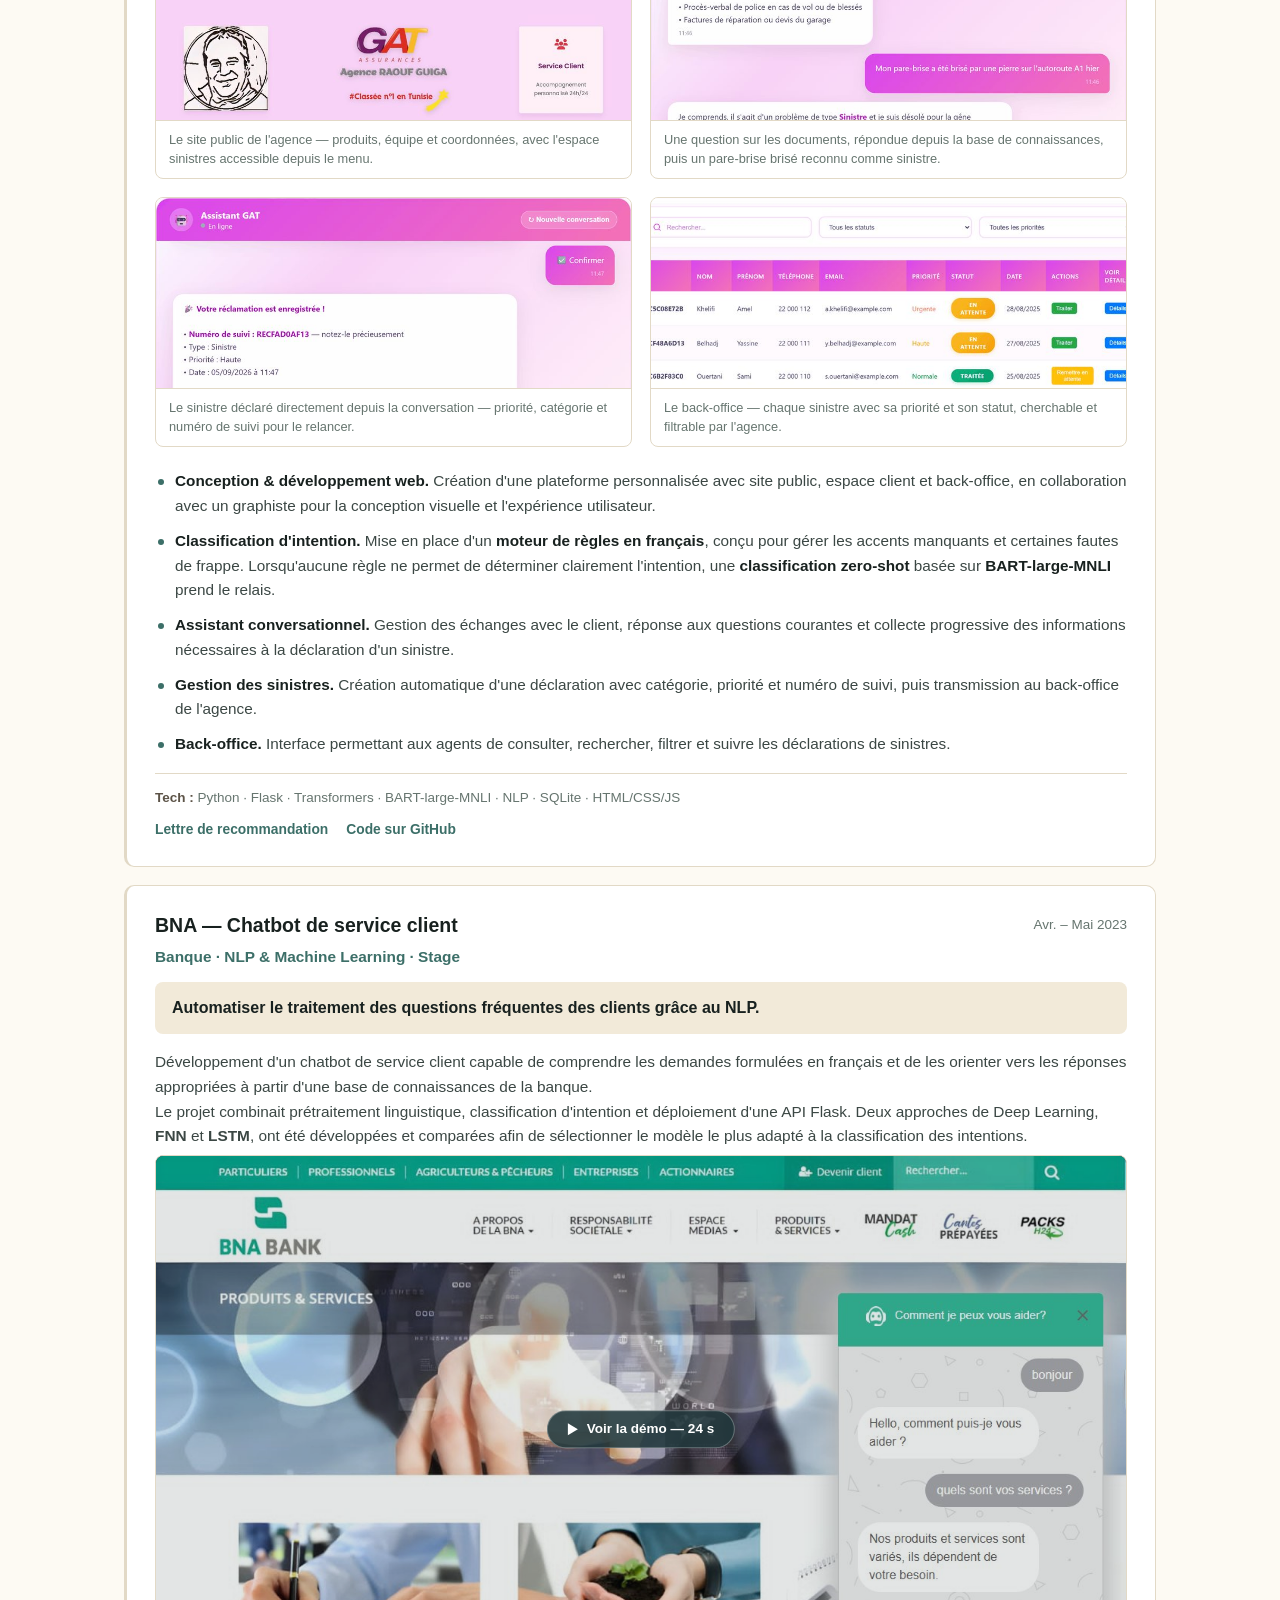
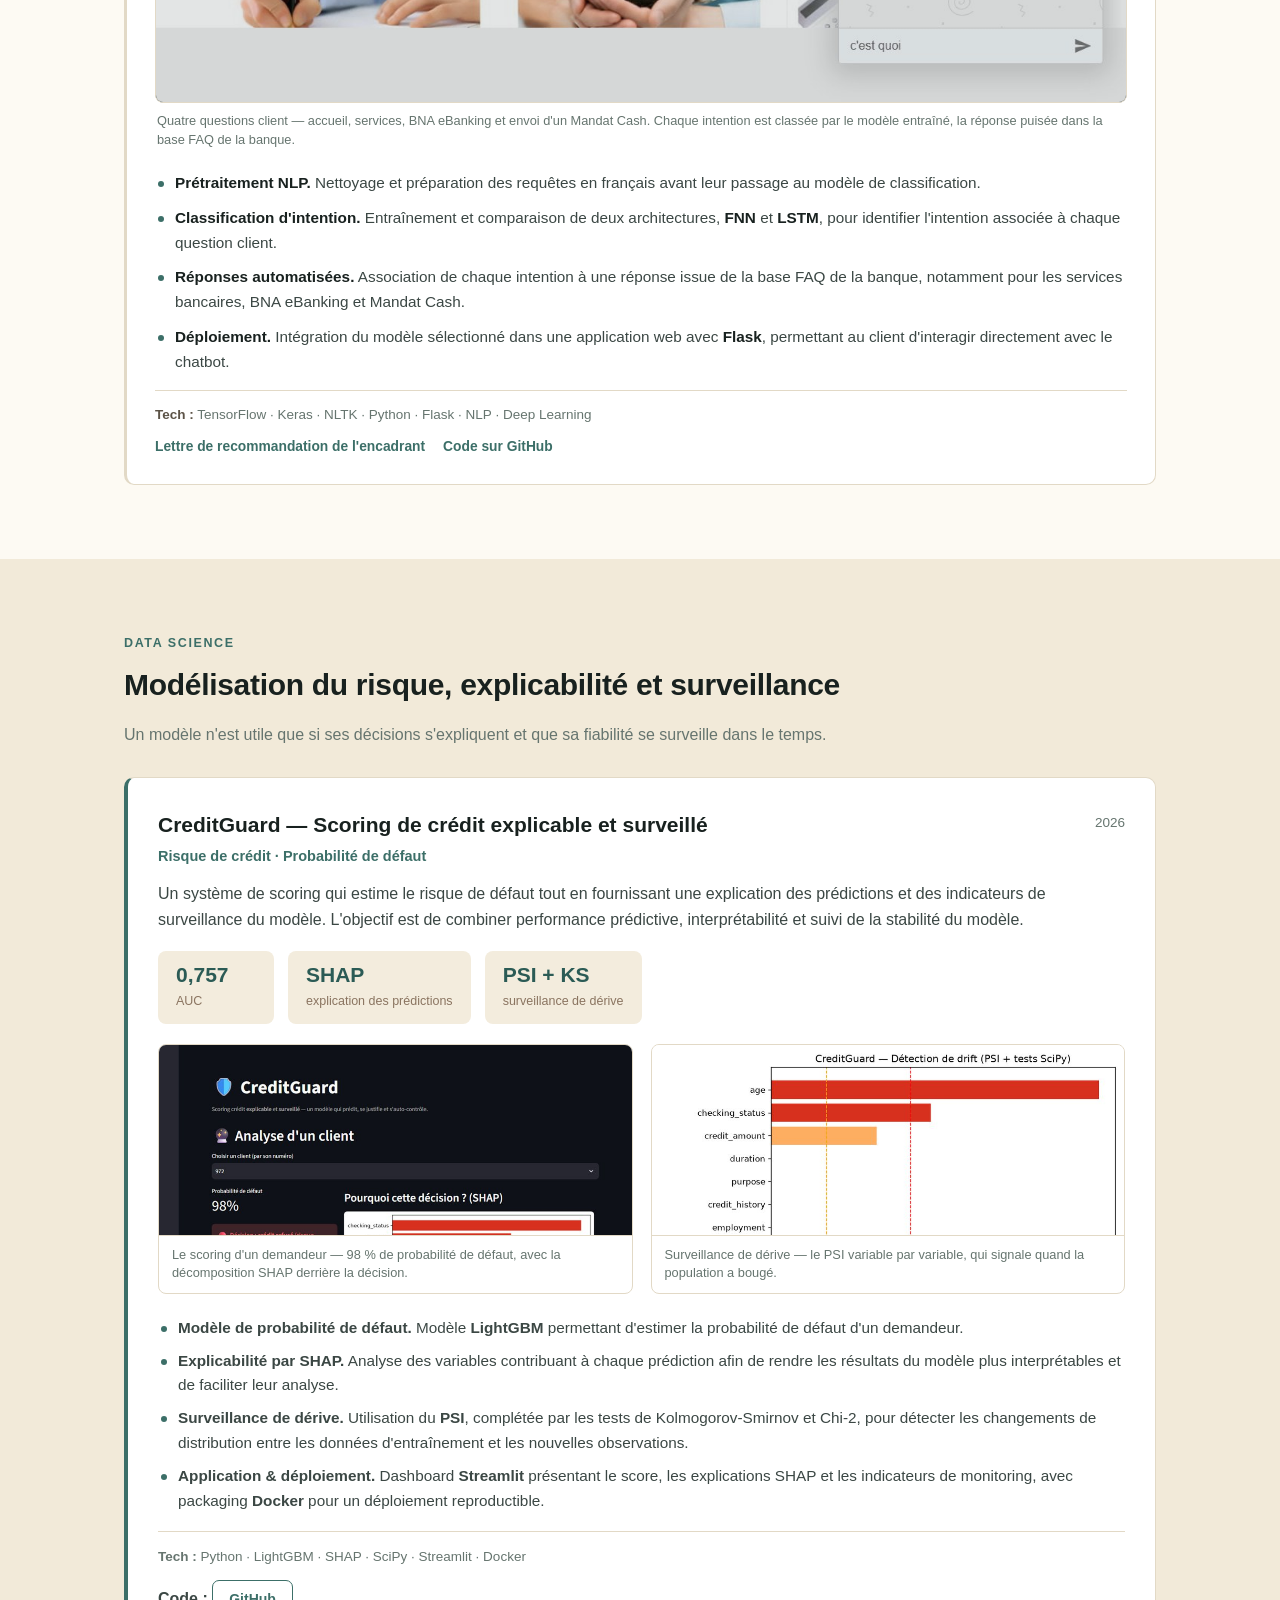
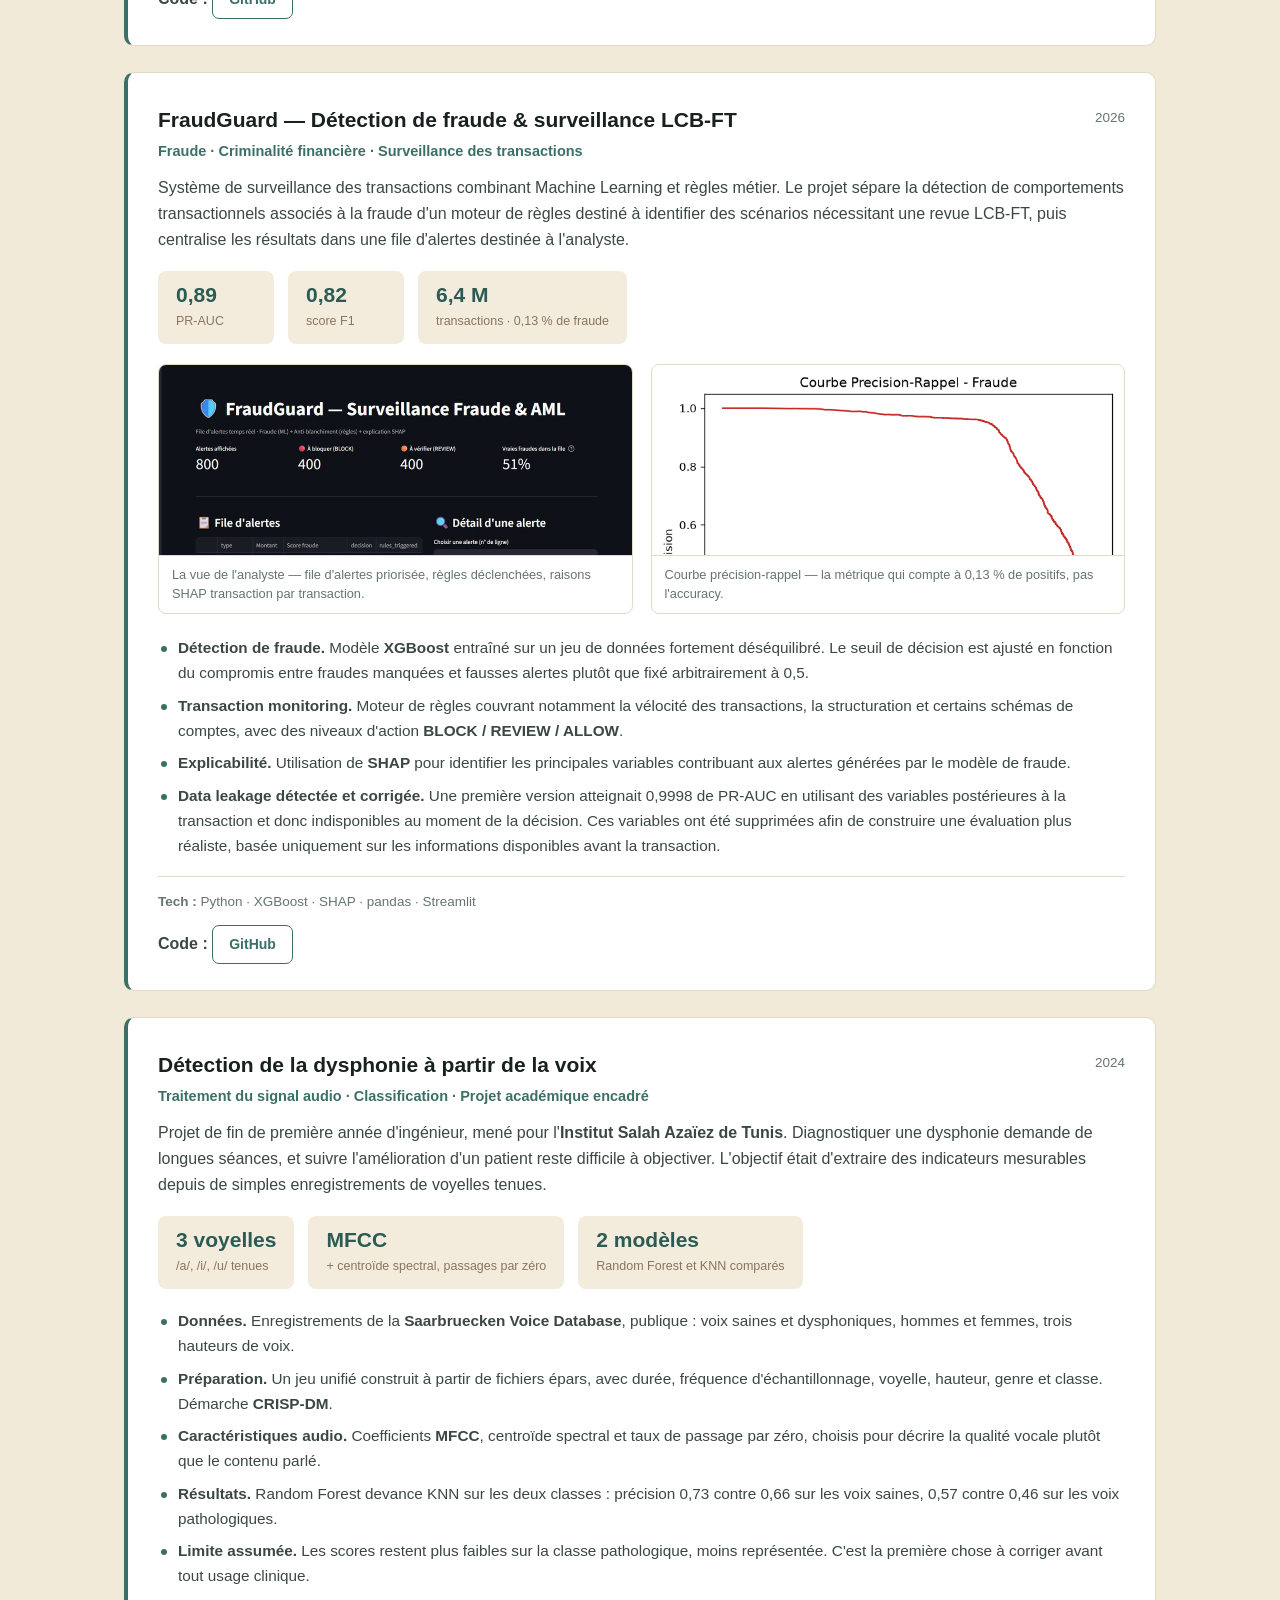
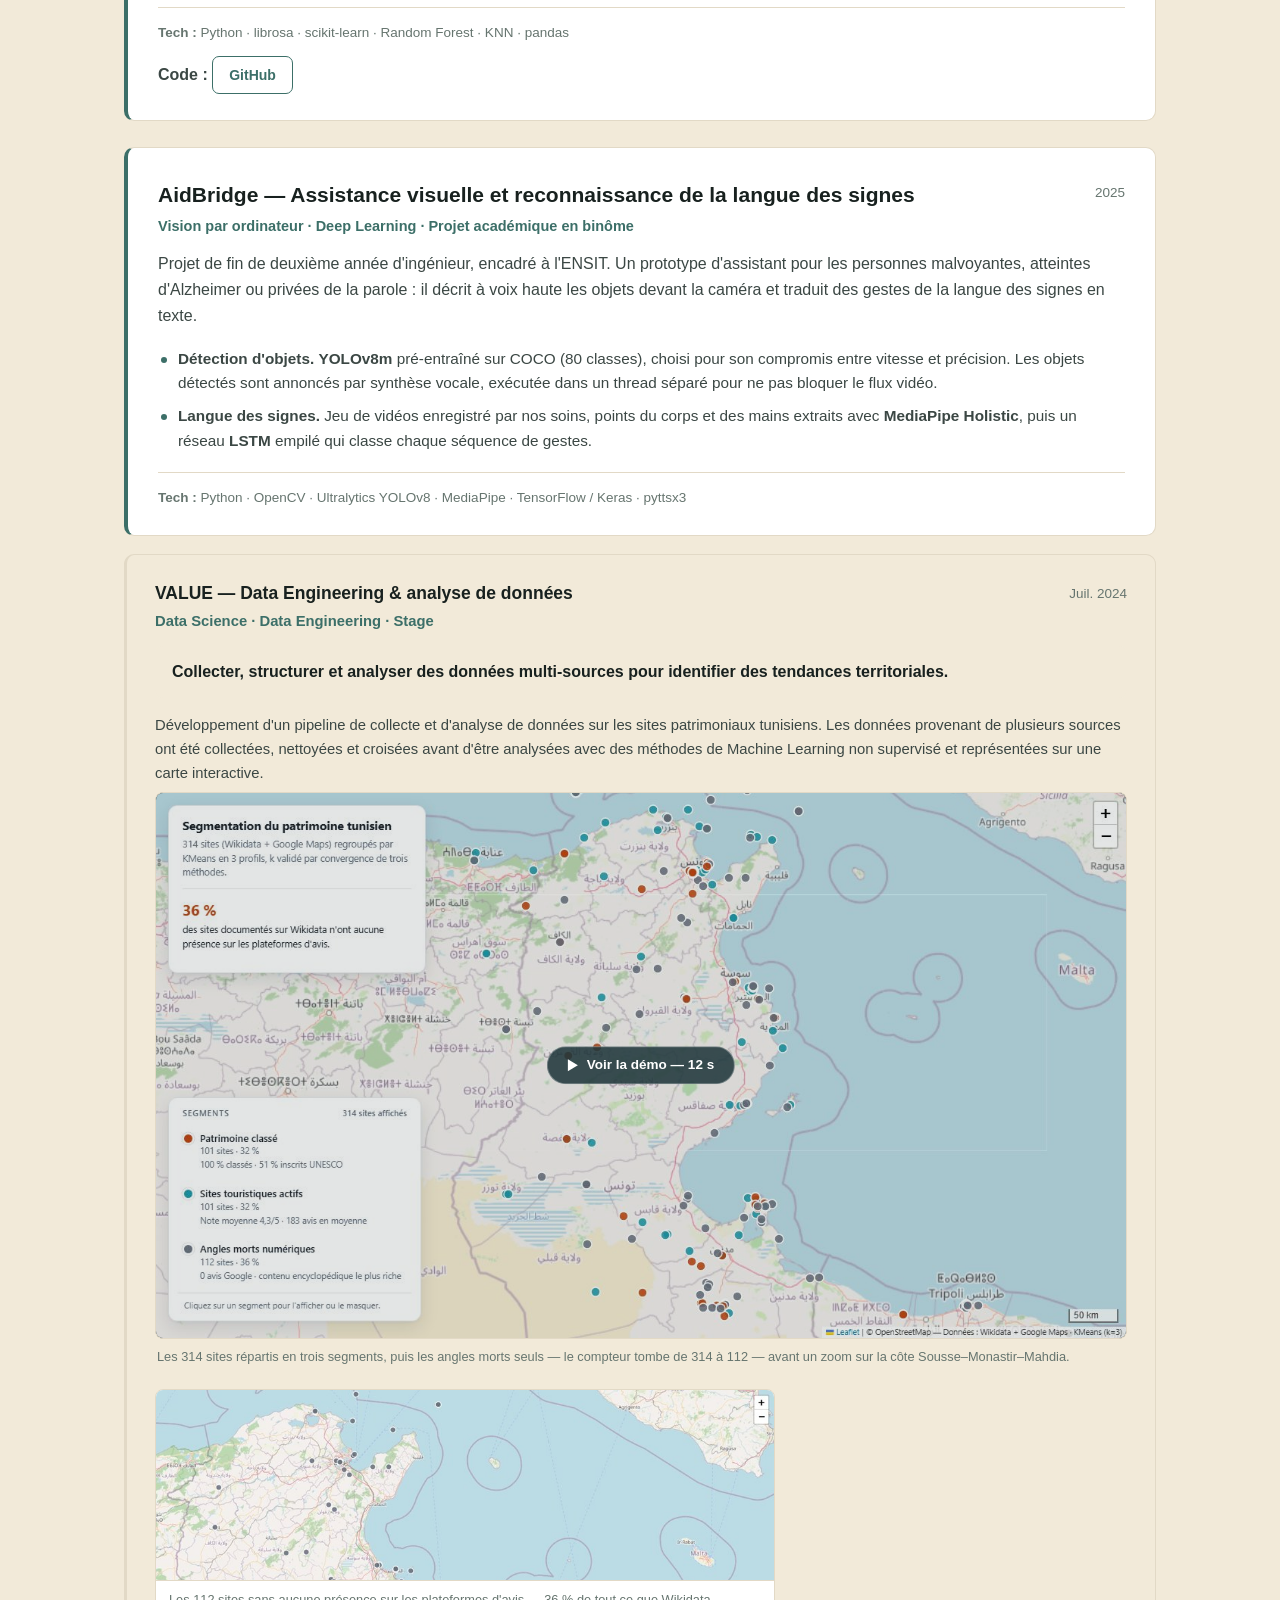
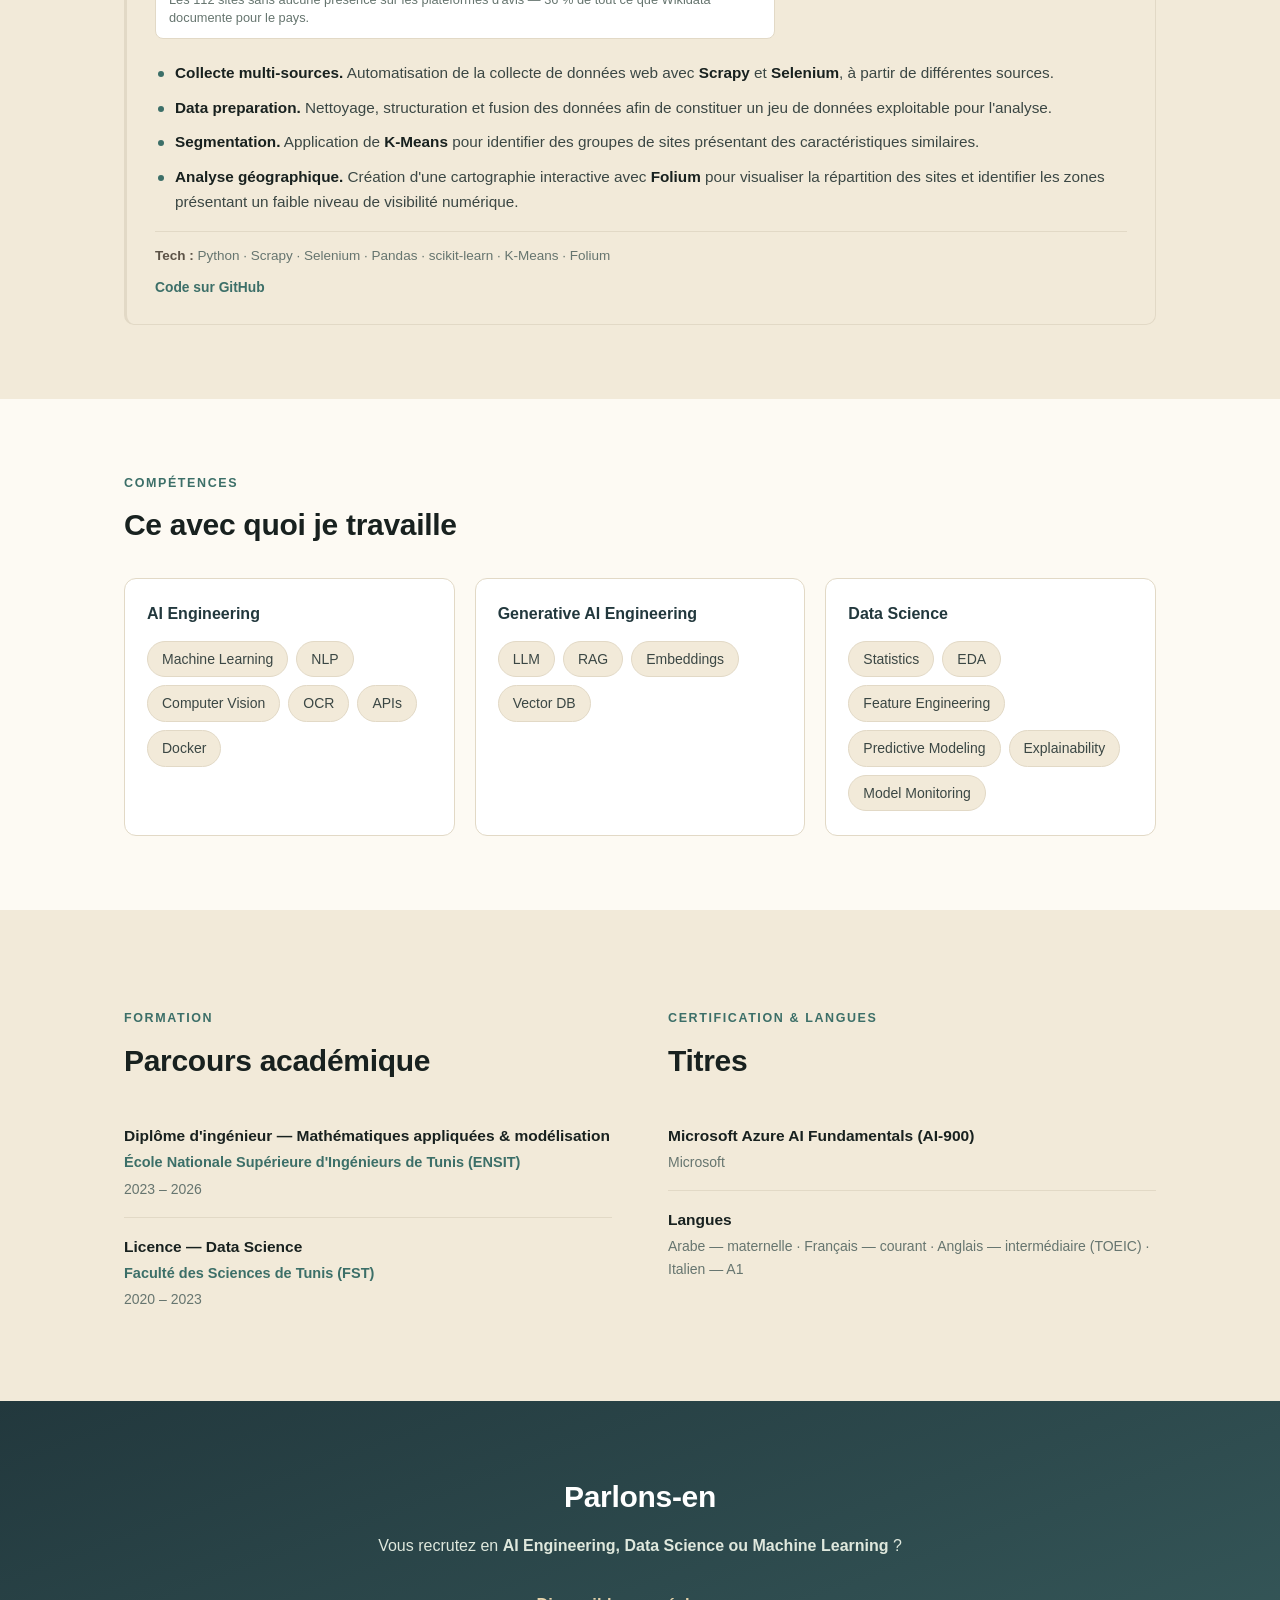
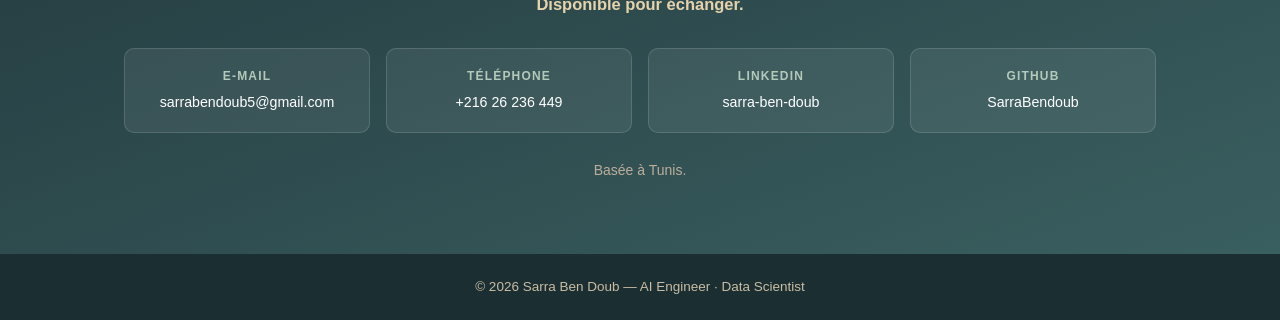
<file: ai/index-fr.html>
<!DOCTYPE html>
<html lang="fr">
<head>
<meta charset="UTF-8">
<meta name="viewport" content="width=device-width, initial-scale=1.0">
<title>Sarra Ben Doub — AI Engineer · Data Scientist | IA générative · Document Intelligence</title>
<meta name="description" content="AI Engineer et Data Scientist. IA générative, traitement intelligent des documents et Machine Learning : LLM, RAG, OCR et NLP.">
<link rel="icon" href="../favicon.svg" type="image/svg+xml">

<meta property="og:type" content="website">
<meta property="og:locale" content="fr_TN">
<meta property="og:title" content="Sarra Ben Doub — AI Engineer · Data Scientist">
<meta property="og:description" content="IA générative, traitement intelligent des documents et Machine Learning : LLM, RAG, OCR et NLP.">
<meta property="og:url" content="https://sarrabendoub.github.io/ai/index-fr.html">
<meta property="og:image" content="https://sarrabendoub.github.io/assets/og-image-ai.png">
<meta property="og:image:width" content="1200">
<meta property="og:image:height" content="630">
<meta name="twitter:card" content="summary_large_image">
<meta name="twitter:title" content="Sarra Ben Doub — AI Engineer · Data Scientist">
<meta name="twitter:description" content="IA générative, traitement intelligent des documents et Machine Learning : LLM, RAG, OCR et NLP.">
<meta name="twitter:image" content="https://sarrabendoub.github.io/assets/og-image-ai.png">

<link rel="alternate" hreflang="en" href="index.html">
<link rel="stylesheet" href="../styles.css?v=20260927">
<style>
  /* Styles propres a cette page. La palette, tiree de la photo de profil,
     vit dans styles.css et sert aux deux portfolios. */

  /* Competences en trois familles */
  .skillset { display: grid; grid-template-columns: repeat(3, 1fr); gap: 20px; margin-top: 28px; }
  .skillgroup { background: #fff; border: 1px solid var(--line); border-radius: 12px; padding: 22px 22px 24px; }
  .skillgroup h4 { font-size: 16px; color: var(--navy); margin-bottom: 14px; }
  .skillgroup ul { list-style: none; display: flex; flex-wrap: wrap; gap: 8px; }
  .skillgroup li {
    font-size: 14px; color: var(--body); background: var(--bg-alt);
    border: 1px solid var(--line); border-radius: 20px; padding: 6px 14px;
  }
  @media (max-width: 900px) { .skillset { grid-template-columns: 1fr; } }
</style>
</head>
<body>

<!-- ================= NAV ================= -->
<nav class="nav" id="nav">
  <a href="#top" class="nav-brand">Sarra Ben Doub</a>
  <button class="nav-toggle" id="navToggle" aria-label="Menu">
    <span></span><span></span><span></span>
  </button>
  <ul class="nav-links" id="navLinks">
    <li><a href="#ai">Projets IA</a></li>
    <li><a href="#data-science">Data Science</a></li>
    <li><a href="#skills">Compétences</a></li>
    <li><a href="#education">Formation</a></li>
    <li><a href="../cv/Sarra_Ben_Doub_CV_FR_IA.pdf" target="_blank" rel="noopener">CV</a></li>
    <li><a href="#contact" class="nav-cta">Contact</a></li>
    <li><a href="index.html" class="nav-lang" hreflang="en" lang="en">EN</a></li>
  </ul>
</nav>

<!-- ================= HERO ================= -->
<header class="hero" id="top">
  <div class="hero-inner">
    <div class="hero-text">
      <h1>AI Engineer · Data Scientist<span class="hero-sub">IA générative · Document Intelligence · Machine Learning</span></h1>

      <p class="hero-pitch">
        Ingénieure diplômée de l'École Nationale Supérieure d'Ingénieurs de Tunis (ENSIT) en
        mathématiques appliquées et modélisation (2026), spécialisée en Data Science et IA, après
        une licence en Data Science à la Faculté des Sciences de Tunis (FST).
      </p>

      <p class="hero-pitch">
        Je construis des applications de Machine Learning et de LLM, des données brutes jusqu'à
        l'outil qu'une équipe utilise au quotidien. La plupart de mes travaux récents reposent sur
        des LLM : traitement intelligent des documents (IDP), génération augmentée par récupération
        (RAG) et sorties structurées que l'on peut valider avant de s'en servir.
      </p>

      <p class="hero-seeking">
        <span class="dot"></span>
        Je recherche une opportunité en <strong>Data Science, AI Engineering ou Machine Learning</strong>.
      </p>

      <div class="hero-actions">
        <a class="btn-cv" href="#ai">Voir mes projets</a>
        <a class="btn-ghost" href="../cv/Sarra_Ben_Doub_CV_FR_IA.pdf" target="_blank" rel="noopener" download>Télécharger mon CV</a>
      </div>

      <p class="hero-links">
        <a href="https://github.com/SarraBendoub" target="_blank" rel="noopener">GitHub</a> ·
        <a href="https://www.linkedin.com/in/sarra-ben-doub/" target="_blank" rel="noopener">LinkedIn</a> ·
        <a href="mailto:sarrabendoub5@gmail.com">E-mail</a>
      </p>
    </div>

    <div class="hero-photo round">
      <img src="../assets/sarra.jpg" alt="Sarra Ben Doub">
      <span class="badge-open">Ouverte aux opportunités</span>
    </div>
  </div>
</header>

<!-- ================= PROJETS IA ================= -->
<section id="ai" class="section">
  <div class="wrap">
    <p class="eyebrow">AI Engineering</p>
    <h2>Traitement documentaire, LLM et NLP</h2>
    <p class="section-lead">
      Des systèmes qui lisent des documents, en extraient des données vérifiables et répondent aux
      questions sans rien inventer.
    </p>

    <!-- CreditDoc-AI -->
    <article id="creditdoc" class="project">
      <div class="project-head">
        <div>
          <h3>CreditDoc-AI — Documents scannés, extraction structurée et RAG</h3>
          <p class="project-org">Document AI · OCR · LLM · Questions-réponses ancrées</p>
        </div>
        <span class="project-date">2026</span>
      </div>

      <p class="project-lead">
        Les outils de lecture de PDF échouent sur un document scanné : il n'y a plus de texte,
        seulement une image. Or la plupart des dossiers papier numérisés d'une banque sont dans ce
        cas. CreditDoc-AI part de l'image, la nettoie, l'OCRise, reconstruit les tableaux, puis en
        extrait des données validées. Une interface de questions-réponses interroge ensuite le
        document en citant ses sources. Tout tourne en local, sans qu'aucun document ne sorte.
      </p>

      <div class="metrics">
        <div class="metric"><strong>JSON validé</strong><span>schéma Pydantic par secteur</span></div>
        <div class="metric"><strong>RAG ancré</strong><span>citation de la page, refus si absent</span></div>
        <div class="metric"><strong>100 % local</strong><span>aucun appel vers une API externe</span></div>
      </div>

      <ul class="project-points">
        <li><strong>Chaîne image.</strong> Prétraitement <strong>OpenCV</strong> (redressement, débruitage, binarisation), puis <strong>OCR</strong>. Les tableaux sont reconstruits à partir de la position des mots.</li>
        <li><strong>Extraction en deux couches.</strong> D'abord des règles de libellés, tolérantes aux erreurs d'OCR. Le <strong>LLM n'intervient qu'en second</strong>, en sortie contrainte par un schéma JSON, et seulement pour les champs restés vides.</li>
        <li><strong>Contrôles avant usage.</strong> Validation <strong>Pydantic</strong>, provenance de chaque valeur, et signalement des montants incohérents plutôt qu'une correction silencieuse.</li>
        <li><strong>RAG sur le document.</strong> Recherche hybride, réponse rédigée depuis les seuls passages retrouvés, citation de la page, refus explicite quand l'information est absente.</li>
      </ul>

      <p class="project-tech"><b>Tech :</b> Python · OpenCV · OCR · Ollama · Pydantic · Streamlit</p>
      <p class="project-links">
        <b>Code :</b>
        <a href="https://github.com/SarraBendoub/CreditDoc-AI" target="_blank" rel="noopener" class="link-code">GitHub</a>
      </p>
    </article>

    <!-- News-Radar -->
    <article id="news-radar" class="project">
      <div class="project-head">
        <div>
          <h3>News-Radar — Recherche sémantique et RAG sur un corpus vivant</h3>
          <p class="project-org">RAG · pgvector · Embeddings locaux · FastAPI</p>
        </div>
        <span class="project-date">2026</span>
      </div>

      <p class="project-lead">
        Une plateforme qui collecte en continu les publications sur l'IA et le data engineering, les
        rend cherchables par le sens plutôt que par mots-clés, et permet de les interroger par
        conversation. Sans clé d'API, sans coût par requête.
      </p>

      <div class="metrics">
        <div class="metric"><strong>~1 000</strong><span>articles indexés</span></div>
        <div class="metric"><strong>384 dims</strong><span>embeddings locaux, pgvector</span></div>
        <div class="metric"><strong>30 min</strong><span>cycle d'ingestion automatique</span></div>
      </div>

      <ul class="project-points">
        <li><strong>Pipeline d'ingestion.</strong> Collecte de flux RSS planifiée, nettoyage du HTML, déduplication par empreinte d'URL et contrainte d'unicité. Le relancer ne crée aucun doublon.</li>
        <li><strong>Recherche sémantique.</strong> Embeddings calculés en local, stockés dans <strong>PostgreSQL avec pgvector</strong>, recherche par distance cosinus. Une requête formulée autrement retrouve quand même le bon article.</li>
        <li><strong>Chatbot RAG.</strong> Deux modes : ancré sur les articles retrouvés avec leurs sources, ou connaissances générales. Le mode ancré refuse de répondre hors du corpus.</li>
        <li><strong>API et interface.</strong> Backend <strong>FastAPI</strong> d'une quinzaine de routes, base PostgreSQL conteneurisée, interface web servie par l'API.</li>
      </ul>

      <p class="project-tech"><b>Tech :</b> Python · FastAPI · PostgreSQL / pgvector · fastembed · Ollama · Docker</p>
      <p class="project-links">
        <b>Code :</b>
        <a href="https://github.com/SarraBendoub/News-Radar" target="_blank" rel="noopener" class="link-code">GitHub</a>
      </p>
    </article>

    <!-- BIAT -->
    <article id="biat" class="xp xp-flagship">
      <span class="flag">Projet phare</span>

      <div class="xp-head">
        <div>
          <h3>BIAT — Traitement intelligent des documents financiers &amp; risque de crédit</h3>
          <p class="xp-org">Banque Internationale Arabe de Tunisie · AI Engineer &amp; Data Scientist — Projet de fin d'études</p>
        </div>
        <span class="xp-date">Févr. – Juil. 2026</span>
      </div>

      <p class="xp-lead-text">
        <strong>Automatiser le traitement des états financiers pour assister l'analyse du risque de
        crédit.</strong> Les états financiers publiés en PDF nécessitent un travail important
        d'extraction, de nettoyage et de préparation avant de pouvoir être exploités pour l'analyse
        financière. J'ai développé un pipeline combinant Document AI, OCR, traitement de données et
        LLM, depuis la validation du document jusqu'à la génération d'une synthèse d'aide à l'analyse
        du risque de crédit.
      </p>

      <div class="metrics">
        <div class="metric"><strong>4 tableaux</strong><span>bilan, résultat, capitaux propres, flux de trésorerie</span></div>
        <div class="metric"><strong>4 familles de ratios</strong><span>liquidité, solvabilité, rentabilité, endettement</span></div>
        <div class="metric"><strong>N / N-1</strong><span>comparaison entre exercices</span></div>
      </div>

      <figure class="demo">
        <video controls preload="none" playsinline width="1280" height="606"
               poster="../projects/01-biat-credit-risk/media/app-demo-poster.jpg">
          <source src="../projects/01-biat-credit-risk/media/app-demo.webm" type="video/webm">
          Votre navigateur ne peut pas lire cette vidéo.
          <a href="../projects/01-biat-credit-risk/media/app-demo.webm">Téléchargez l'enregistrement</a> à la place.
        </video>
        <figcaption>
          Parcours de l'application (2 min 27 s, sans son) — dépôt du PDF, validation du document,
          extraction des tableaux,
          nettoyage et vérification des données, affectation au plan comptable, calcul des ratios et
          génération d'une synthèse d'analyse.
        </figcaption>
      </figure>

      <ul class="xp-points">
        <li>
          <strong>Validation documentaire.</strong> Vérification de la nature du document afin de
          déterminer s'il correspond bien aux états financiers d'une entreprise avant de poursuivre
          le traitement.
        </li>
        <li>
          <strong>Extraction &amp; structuration.</strong> Extraction des tableaux financiers depuis
          les états déposés en PDF auprès du <strong>CMF</strong>, le régulateur du marché financier
          tunisien, avec <strong>Docling</strong> et l'<strong>OCR</strong> : bilan, capitaux propres et
          passifs, compte de résultat et tableau de flux de trésorerie. Les données sont ensuite
          structurées et stockées dans <strong>MongoDB</strong>.
        </li>
        <li>
          <strong>Data cleaning &amp; verification.</strong> Nettoyage, normalisation et contrôle des
          données extraites afin d'identifier les erreurs d'OCR, les valeurs incohérentes ou les
          éléments nécessitant une vérification avant l'analyse.
        </li>
        <li>
          <strong>Analyse financière &amp; crédit.</strong> Application d'aide à la décision développée
          avec <strong>Streamlit</strong>, permettant de calculer les ratios de liquidité, solvabilité,
          rentabilité et endettement et de comparer les exercices N / N-1.
        </li>
        <li>
          <strong>Génération d'une synthèse d'analyse.</strong> Un <strong>LLM</strong> génère une
          synthèse argumentée à partir des données et ratios disponibles, avec plusieurs niveaux
          d'appréciation : favorable, réservé, défavorable ou à approfondir. Les évaluations
          précédentes restent consultables. La décision finale reste du ressort de l'analyste.
        </li>
        <li>
          <strong>Industrialisation.</strong> Pipeline orchestré avec <strong>n8n</strong> et
          conteneurisé avec <strong>Docker</strong>.
        </li>
      </ul>

      <p class="xp-tech"><b>Tech :</b> Python · Docling / OCR · MongoDB · Streamlit · LLM · n8n · Docker</p>
      <p class="xp-links">
        <a href="../projects/01-biat-credit-risk/docs/recommendation-letter.pdf" target="_blank" rel="noopener">Lettre de recommandation de l'encadrant</a>
      </p>
    </article>

    <!-- GAT -->
    <article id="gat" class="xp">
      <div class="xp-head">
        <div>
          <h3>GAT Assurances — Gestion des sinistres &amp; NLP</h3>
          <p class="xp-org">Assurance · IA &amp; développement full-stack · Stage</p>
        </div>
        <span class="xp-date">Juin – Août 2025</span>
      </div>
      <p class="xp-lead-text">
        <strong>Automatiser la réception et la gestion des déclarations de sinistres grâce au
        NLP.</strong>
      </p>
      <p>
        Développement d'une plateforme personnalisée de gestion des sinistres pour une agence
        d'assurance, comprenant un site public, un espace client et un back-office. La conception de
        l'interface a été réalisée en collaboration avec un graphiste, afin d'adapter l'identité
        visuelle et l'expérience utilisateur aux besoins de l'agence.
      </p>
      <p>
        La plateforme intègre un assistant conversationnel capable d'analyser les demandes formulées
        en langage naturel. Il identifie l'intention du client — <strong>sinistre, remboursement,
        problème de contrat ou assistance routière</strong> — puis collecte les informations
        manquantes, crée la déclaration et génère un numéro de suivi.
      </p>

      <div class="metrics">
        <div class="metric"><strong>4 intentions</strong><span>sinistre, remboursement, contrat, assistance</span></div>
        <div class="metric"><strong>14 fiches</strong><span>base de connaissances de l'assistant</span></div>
        <div class="metric"><strong>&lt; 50 ms</strong><span>réponse du moteur de règles, hors ligne</span></div>
      </div>

      <figure class="demo">
        <video controls preload="none" playsinline width="1280" height="720"
               poster="../projects/02-gat-assurances-claims-nlp/media/demo-poster.jpg">
          <source src="../projects/02-gat-assurances-claims-nlp/media/demo.webm" type="video/webm">
          Votre navigateur ne peut pas lire cette vidéo.
          <a href="../projects/02-gat-assurances-claims-nlp/media/demo.webm">Téléchargez l'enregistrement</a> à la place.
        </video>
        <figcaption>
          Parcours complet (57 s, sans son) — le site de l'agence, un client qui demande quels
          documents fournir, décrit un pare-brise brisé, l'assistant qui ouvre le dossier et délivre
          un numéro de suivi, et ce même sinistre qui atterrit dans le back-office de l'agence.
        </figcaption>
      </figure>

      <div class="shots">
        <figure>
          <a href="../projects/02-gat-assurances-claims-nlp/media/site.jpg" target="_blank" rel="noopener">
            <img src="../projects/02-gat-assurances-claims-nlp/media/site-card.jpg" alt="Site public de l'agence GAT Assurances" loading="lazy">
          </a>
          <figcaption>Le site public de l'agence — produits, équipe et coordonnées, avec l'espace sinistres accessible depuis le menu.</figcaption>
        </figure>
        <figure>
          <a href="../projects/02-gat-assurances-claims-nlp/media/assistant.png" target="_blank" rel="noopener">
            <img src="../projects/02-gat-assurances-claims-nlp/media/assistant-card.jpg" alt="L'assistant répond à une question puis classe un sinistre" loading="lazy">
          </a>
          <figcaption>Une question sur les documents, répondue depuis la base de connaissances, puis un pare-brise brisé reconnu comme sinistre.</figcaption>
        </figure>
        <figure>
          <a href="../projects/02-gat-assurances-claims-nlp/media/ticket.png" target="_blank" rel="noopener">
            <img src="../projects/02-gat-assurances-claims-nlp/media/ticket-card.jpg" alt="Sinistre déclaré depuis la conversation, avec son numéro de suivi" loading="lazy">
          </a>
          <figcaption>Le sinistre déclaré directement depuis la conversation — priorité, catégorie et numéro de suivi pour le relancer.</figcaption>
        </figure>
        <figure>
          <a href="../projects/02-gat-assurances-claims-nlp/media/dashboard.png" target="_blank" rel="noopener">
            <img src="../projects/02-gat-assurances-claims-nlp/media/dashboard-card.jpg" alt="Back-office de l'agence listant tous les sinistres" loading="lazy">
          </a>
          <figcaption>Le back-office — chaque sinistre avec sa priorité et son statut, cherchable et filtrable par l'agence.</figcaption>
        </figure>
      </div>

      <ul class="xp-points">
        <li>
          <strong>Conception &amp; développement web.</strong> Création d'une plateforme personnalisée
          avec site public, espace client et back-office, en collaboration avec un graphiste pour la
          conception visuelle et l'expérience utilisateur.
        </li>
        <li>
          <strong>Classification d'intention.</strong> Mise en place d'un <strong>moteur de règles en
          français</strong>, conçu pour gérer les accents manquants et certaines fautes de frappe.
          Lorsqu'aucune règle ne permet de déterminer clairement l'intention, une
          <strong>classification zero-shot</strong> basée sur <strong>BART-large-MNLI</strong> prend
          le relais.
        </li>
        <li>
          <strong>Assistant conversationnel.</strong> Gestion des échanges avec le client, réponse aux
          questions courantes et collecte progressive des informations nécessaires à la déclaration
          d'un sinistre.
        </li>
        <li>
          <strong>Gestion des sinistres.</strong> Création automatique d'une déclaration avec
          catégorie, priorité et numéro de suivi, puis transmission au back-office de l'agence.
        </li>
        <li>
          <strong>Back-office.</strong> Interface permettant aux agents de consulter, rechercher,
          filtrer et suivre les déclarations de sinistres.
        </li>
      </ul>

      <p class="xp-tech"><b>Tech :</b> Python · Flask · Transformers · BART-large-MNLI · NLP · SQLite · HTML/CSS/JS</p>
      <p class="xp-links">
        <a href="../projects/02-gat-assurances-claims-nlp/docs/recommendation-letter.pdf" target="_blank" rel="noopener">Lettre de recommandation</a>
        <a href="https://github.com/SarraBendoub/insurance-agency-platform" target="_blank" rel="noopener">Code sur GitHub</a>
      </p>
    </article>

    <!-- BNA -->
    <article id="bna" class="xp">
      <div class="xp-head">
        <div>
          <h3>BNA — Chatbot de service client</h3>
          <p class="xp-org">Banque · NLP &amp; Machine Learning · Stage</p>
        </div>
        <span class="xp-date">Avr. – Mai 2023</span>
      </div>
      <p class="xp-lead-text">
        <strong>Automatiser le traitement des questions fréquentes des clients grâce au NLP.</strong>
      </p>
      <p>
        Développement d'un chatbot de service client capable de comprendre les demandes formulées en
        français et de les orienter vers les réponses appropriées à partir d'une base de connaissances
        de la banque.
      </p>
      <p>
        Le projet combinait prétraitement linguistique, classification d'intention et déploiement
        d'une API Flask. Deux approches de Deep Learning, <strong>FNN</strong> et
        <strong>LSTM</strong>, ont été développées et comparées afin de sélectionner le modèle le plus
        adapté à la classification des intentions.
      </p>

      <figure class="demo-light">
        <a class="demo-link" href="../projects/03-bna-bank-chatbot/media/demo.webm" target="_blank" rel="noopener">
          <img src="../projects/03-bna-bank-chatbot/media/demo-poster.jpg" width="1280" height="720"
               alt="Le chatbot BNA répondant à un client" loading="lazy" decoding="async">
          <span class="demo-play">Voir la démo — 24 s</span>
        </a>
        <figcaption>
          Quatre questions client — accueil, services, BNA eBanking et envoi d'un Mandat Cash.
          Chaque intention est classée par le modèle entraîné, la réponse puisée dans la base FAQ
          de la banque.
        </figcaption>
      </figure>

      <ul class="xp-points">
        <li>
          <strong>Prétraitement NLP.</strong> Nettoyage et préparation des requêtes en français avant
          leur passage au modèle de classification.
        </li>
        <li>
          <strong>Classification d'intention.</strong> Entraînement et comparaison de deux
          architectures, <strong>FNN</strong> et <strong>LSTM</strong>, pour identifier l'intention
          associée à chaque question client.
        </li>
        <li>
          <strong>Réponses automatisées.</strong> Association de chaque intention à une réponse issue
          de la base FAQ de la banque, notamment pour les services bancaires, BNA eBanking et Mandat
          Cash.
        </li>
        <li>
          <strong>Déploiement.</strong> Intégration du modèle sélectionné dans une application web
          avec <strong>Flask</strong>, permettant au client d'interagir directement avec le chatbot.
        </li>
      </ul>

      <p class="xp-tech"><b>Tech :</b> TensorFlow · Keras · NLTK · Python · Flask · NLP · Deep Learning</p>
      <p class="xp-links">
        <a href="../projects/03-bna-bank-chatbot/docs/recommendation-letter.pdf" target="_blank" rel="noopener">Lettre de recommandation de l'encadrant</a>
        <a href="https://github.com/SarraBendoub/-chatbot_BNA-main" target="_blank" rel="noopener">Code sur GitHub</a>
      </p>
    </article>
  </div>
</section>

<!-- ================= DATA SCIENCE ================= -->
<section id="data-science" class="section section-alt">
  <div class="wrap">
    <p class="eyebrow">Data Science</p>
    <h2>Modélisation du risque, explicabilité et surveillance</h2>
    <p class="section-lead">
      Un modèle n'est utile que si ses décisions s'expliquent et que sa fiabilité se surveille dans
      le temps.
    </p>

    <!-- CreditGuard -->
    <article id="creditguard" class="project">
      <div class="project-head">
        <div>
          <h3>CreditGuard — Scoring de crédit explicable et surveillé</h3>
          <p class="project-org">Risque de crédit · Probabilité de défaut</p>
        </div>
        <span class="project-date">2026</span>
      </div>

      <p class="project-lead">
        Un système de scoring qui estime le risque de défaut tout en fournissant une explication des
        prédictions et des indicateurs de surveillance du modèle. L'objectif est de combiner
        performance prédictive, interprétabilité et suivi de la stabilité du modèle.
      </p>

      <div class="metrics">
        <div class="metric"><strong>0,757</strong><span>AUC</span></div>
        <div class="metric"><strong>SHAP</strong><span>explication des prédictions</span></div>
        <div class="metric"><strong>PSI + KS</strong><span>surveillance de dérive</span></div>
      </div>

      <div class="shots">
        <figure>
          <a href="../projects/05-creditguard-credit-scoring/media/dashboard.png" target="_blank" rel="noopener">
            <img src="../projects/05-creditguard-credit-scoring/media/dashboard-card.jpg" alt="Dashboard CreditGuard — scoring d'un demandeur avec explication SHAP" loading="lazy">
          </a>
          <figcaption>Le scoring d'un demandeur — 98 % de probabilité de défaut, avec la décomposition SHAP derrière la décision.</figcaption>
        </figure>
        <figure>
          <a href="../projects/05-creditguard-credit-scoring/media/drift.png" target="_blank" rel="noopener">
            <img src="../projects/05-creditguard-credit-scoring/media/drift-card.jpg" alt="Population Stability Index variable par variable" loading="lazy">
          </a>
          <figcaption>Surveillance de dérive — le PSI variable par variable, qui signale quand la population a bougé.</figcaption>
        </figure>
      </div>

      <ul class="project-points">
        <li><strong>Modèle de probabilité de défaut.</strong> Modèle <strong>LightGBM</strong> permettant d'estimer la probabilité de défaut d'un demandeur.</li>
        <li><strong>Explicabilité par SHAP.</strong> Analyse des variables contribuant à chaque prédiction afin de rendre les résultats du modèle plus interprétables et de faciliter leur analyse.</li>
        <li><strong>Surveillance de dérive.</strong> Utilisation du <strong>PSI</strong>, complétée par les tests de Kolmogorov-Smirnov et Chi-2, pour détecter les changements de distribution entre les données d'entraînement et les nouvelles observations.</li>
        <li><strong>Application &amp; déploiement.</strong> Dashboard <strong>Streamlit</strong> présentant le score, les explications SHAP et les indicateurs de monitoring, avec packaging <strong>Docker</strong> pour un déploiement reproductible.</li>
      </ul>

      <p class="project-tech"><b>Tech :</b> Python · LightGBM · SHAP · SciPy · Streamlit · Docker</p>
      <p class="project-links">
        <b>Code :</b>
        <a href="https://github.com/SarraBendoub/CreditGuard" target="_blank" rel="noopener" class="link-code">GitHub</a>
      </p>
    </article>

    <!-- FraudGuard -->
    <article id="fraudguard" class="project">
      <div class="project-head">
        <div>
          <h3>FraudGuard — Détection de fraude &amp; surveillance LCB-FT</h3>
          <p class="project-org">Fraude · Criminalité financière · Surveillance des transactions</p>
        </div>
        <span class="project-date">2026</span>
      </div>

      <p class="project-lead">
        Système de surveillance des transactions combinant Machine Learning et règles métier. Le
        projet sépare la détection de comportements transactionnels associés à la fraude d'un moteur
        de règles destiné à identifier des scénarios nécessitant une revue LCB-FT, puis centralise
        les résultats dans une file d'alertes destinée à l'analyste.
      </p>

      <div class="metrics">
        <div class="metric"><strong>0,89</strong><span>PR-AUC</span></div>
        <div class="metric"><strong>0,82</strong><span>score F1</span></div>
        <div class="metric"><strong>6,4 M</strong><span>transactions · 0,13 % de fraude</span></div>
      </div>

      <div class="shots">
        <figure>
          <a href="../projects/06-fraudguard-fraud-aml/media/dashboard.png" target="_blank" rel="noopener">
            <img src="../projects/06-fraudguard-fraud-aml/media/dashboard-card.jpg" alt="File d'alertes FraudGuard avec le détail de chaque alerte" loading="lazy">
          </a>
          <figcaption>La vue de l'analyste — file d'alertes priorisée, règles déclenchées, raisons SHAP transaction par transaction.</figcaption>
        </figure>
        <figure>
          <a href="../projects/06-fraudguard-fraud-aml/media/prcurve.png" target="_blank" rel="noopener">
            <img src="../projects/06-fraudguard-fraud-aml/media/prcurve.png" alt="Courbe précision-rappel du modèle de fraude" loading="lazy">
          </a>
          <figcaption>Courbe précision-rappel — la métrique qui compte à 0,13 % de positifs, pas l'accuracy.</figcaption>
        </figure>
      </div>

      <ul class="project-points">
        <li><strong>Détection de fraude.</strong> Modèle <strong>XGBoost</strong> entraîné sur un jeu de données fortement déséquilibré. Le seuil de décision est ajusté en fonction du compromis entre fraudes manquées et fausses alertes plutôt que fixé arbitrairement à 0,5.</li>
        <li><strong>Transaction monitoring.</strong> Moteur de règles couvrant notamment la vélocité des transactions, la structuration et certains schémas de comptes, avec des niveaux d'action <strong>BLOCK / REVIEW / ALLOW</strong>.</li>
        <li><strong>Explicabilité.</strong> Utilisation de <strong>SHAP</strong> pour identifier les principales variables contribuant aux alertes générées par le modèle de fraude.</li>
        <li><strong>Data leakage détectée et corrigée.</strong> Une première version atteignait 0,9998 de PR-AUC en utilisant des variables postérieures à la transaction et donc indisponibles au moment de la décision. Ces variables ont été supprimées afin de construire une évaluation plus réaliste, basée uniquement sur les informations disponibles avant la transaction.</li>
      </ul>

      <p class="project-tech"><b>Tech :</b> Python · XGBoost · SHAP · pandas · Streamlit</p>
      <p class="project-links">
        <b>Code :</b>
        <a href="https://github.com/SarraBendoub/FraudGuard" target="_blank" rel="noopener" class="link-code">GitHub</a>
      </p>
    </article>

    <!-- Dysphonie -->
    <article id="dysphonia" class="project">
      <div class="project-head">
        <div>
          <h3>Détection de la dysphonie à partir de la voix</h3>
          <p class="project-org">Traitement du signal audio · Classification · Projet académique encadré</p>
        </div>
        <span class="project-date">2024</span>
      </div>

      <p class="project-lead">
        Projet de fin de première année d'ingénieur, mené pour l'<strong>Institut Salah Azaïez de
        Tunis</strong>. Diagnostiquer une dysphonie demande de longues séances, et suivre
        l'amélioration d'un patient reste difficile à objectiver. L'objectif était d'extraire des
        indicateurs mesurables depuis de simples enregistrements de voyelles tenues.
      </p>

      <div class="metrics">
        <div class="metric"><strong>3 voyelles</strong><span>/a/, /i/, /u/ tenues</span></div>
        <div class="metric"><strong>MFCC</strong><span>+ centroïde spectral, passages par zéro</span></div>
        <div class="metric"><strong>2 modèles</strong><span>Random Forest et KNN comparés</span></div>
      </div>

      <ul class="project-points">
        <li><strong>Données.</strong> Enregistrements de la <strong>Saarbruecken Voice Database</strong>, publique : voix saines et dysphoniques, hommes et femmes, trois hauteurs de voix.</li>
        <li><strong>Préparation.</strong> Un jeu unifié construit à partir de fichiers épars, avec durée, fréquence d'échantillonnage, voyelle, hauteur, genre et classe. Démarche <strong>CRISP-DM</strong>.</li>
        <li><strong>Caractéristiques audio.</strong> Coefficients <strong>MFCC</strong>, centroïde spectral et taux de passage par zéro, choisis pour décrire la qualité vocale plutôt que le contenu parlé.</li>
        <li><strong>Résultats.</strong> Random Forest devance KNN sur les deux classes : précision 0,73 contre 0,66 sur les voix saines, 0,57 contre 0,46 sur les voix pathologiques.</li>
        <li><strong>Limite assumée.</strong> Les scores restent plus faibles sur la classe pathologique, moins représentée. C'est la première chose à corriger avant tout usage clinique.</li>
      </ul>

      <p class="project-tech"><b>Tech :</b> Python · librosa · scikit-learn · Random Forest · KNN · pandas</p>
      <p class="project-links">
        <b>Code :</b>
        <a href="https://github.com/SarraBendoub/Speech_language_pathology_diagnosis_Salah-azeiz-institute" target="_blank" rel="noopener" class="link-code">GitHub</a>
      </p>
    </article>

    <!-- AidBridge -->
    <article id="aidbridge" class="project">
      <div class="project-head">
        <div>
          <h3>AidBridge — Assistance visuelle et reconnaissance de la langue des signes</h3>
          <p class="project-org">Vision par ordinateur · Deep Learning · Projet académique en binôme</p>
        </div>
        <span class="project-date">2025</span>
      </div>

      <p class="project-lead">
        Projet de fin de deuxième année d'ingénieur, encadré à l'ENSIT. Un prototype d'assistant
        pour les personnes malvoyantes, atteintes d'Alzheimer ou privées de la parole : il décrit à
        voix haute les objets devant la caméra et traduit des gestes de la langue des signes en
        texte.
      </p>

      <ul class="project-points">
        <li><strong>Détection d'objets.</strong> <strong>YOLOv8m</strong> pré-entraîné sur COCO (80 classes), choisi pour son compromis entre vitesse et précision. Les objets détectés sont annoncés par synthèse vocale, exécutée dans un thread séparé pour ne pas bloquer le flux vidéo.</li>
        <li><strong>Langue des signes.</strong> Jeu de vidéos enregistré par nos soins, points du corps et des mains extraits avec <strong>MediaPipe Holistic</strong>, puis un réseau <strong>LSTM</strong> empilé qui classe chaque séquence de gestes.</li>
      </ul>

      <p class="project-tech"><b>Tech :</b> Python · OpenCV · Ultralytics YOLOv8 · MediaPipe · TensorFlow / Keras · pyttsx3</p>
    </article>

    <!-- VALUE -->
    <article id="value" class="xp xp-minor">
      <div class="xp-head">
        <div>
          <h3>VALUE — Data Engineering &amp; analyse de données</h3>
          <p class="xp-org">Data Science · Data Engineering · Stage</p>
        </div>
        <span class="xp-date">Juil. 2024</span>
      </div>
      <p class="xp-lead-text">
        <strong>Collecter, structurer et analyser des données multi-sources pour identifier des
        tendances territoriales.</strong>
      </p>
      <p>
        Développement d'un pipeline de collecte et d'analyse de données sur les sites patrimoniaux
        tunisiens. Les données provenant de plusieurs sources ont été collectées, nettoyées et
        croisées avant d'être analysées avec des méthodes de Machine Learning non supervisé et
        représentées sur une carte interactive.
      </p>

      <figure class="demo-light">
        <a class="demo-link" href="../projects/04-value-heritage-data/media/demo.webm" target="_blank" rel="noopener">
          <img src="../projects/04-value-heritage-data/media/demo-poster.jpg" width="1280" height="720"
               alt="Carte interactive des sites patrimoniaux tunisiens" loading="lazy" decoding="async">
          <span class="demo-play">Voir la démo — 12 s</span>
        </a>
        <figcaption>
          Les 314 sites répartis en trois segments, puis les angles morts seuls — le compteur tombe
          de 314 à 112 — avant un zoom sur la côte Sousse–Monastir–Mahdia.
        </figcaption>
      </figure>

      <div class="shots shots-single">
        <figure>
          <a href="../projects/04-value-heritage-data/media/blindspots.jpg" target="_blank" rel="noopener">
            <img src="../projects/04-value-heritage-data/media/blindspots-card.jpg" alt="Carte de la Tunisie montrant les 112 sites patrimoniaux absents des plateformes d'avis" loading="lazy" decoding="async">
          </a>
          <figcaption>Les 112 sites sans aucune présence sur les plateformes d'avis — 36 % de tout ce que Wikidata documente pour le pays.</figcaption>
        </figure>
      </div>

      <ul class="xp-points">
        <li>
          <strong>Collecte multi-sources.</strong> Automatisation de la collecte de données web avec
          <strong>Scrapy</strong> et <strong>Selenium</strong>, à partir de différentes sources.
        </li>
        <li>
          <strong>Data preparation.</strong> Nettoyage, structuration et fusion des données afin de
          constituer un jeu de données exploitable pour l'analyse.
        </li>
        <li>
          <strong>Segmentation.</strong> Application de <strong>K-Means</strong> pour identifier des
          groupes de sites présentant des caractéristiques similaires.
        </li>
        <li>
          <strong>Analyse géographique.</strong> Création d'une cartographie interactive avec
          <strong>Folium</strong> pour visualiser la répartition des sites et identifier les zones
          présentant un faible niveau de visibilité numérique.
        </li>
      </ul>

      <p class="xp-tech"><b>Tech :</b> Python · Scrapy · Selenium · Pandas · scikit-learn · K-Means · Folium</p>
      <p class="xp-links">
        <a href="https://github.com/SarraBendoub/HeritageScope" target="_blank" rel="noopener">Code sur GitHub</a>
      </p>
    </article>
  </div>
</section>

<!-- ================= COMPETENCES ================= -->
<section id="skills" class="section">
  <div class="wrap">
    <p class="eyebrow">Compétences</p>
    <h2>Ce avec quoi je travaille</h2>

    <div class="skillset">
      <div class="skillgroup">
        <h4>AI Engineering</h4>
        <ul>
          <li>Machine Learning</li>
          <li>NLP</li>
          <li>Computer Vision</li>
          <li>OCR</li>
          <li>APIs</li>
          <li>Docker</li>
        </ul>
      </div>

      <div class="skillgroup">
        <h4>Generative AI Engineering</h4>
        <ul>
          <li>LLM</li>
          <li>RAG</li>
          <li>Embeddings</li>
          <li>Vector DB</li>
        </ul>
      </div>

      <div class="skillgroup">
        <h4>Data Science</h4>
        <ul>
          <li>Statistics</li>
          <li>EDA</li>
          <li>Feature Engineering</li>
          <li>Predictive Modeling</li>
          <li>Explainability</li>
          <li>Model Monitoring</li>
        </ul>
      </div>
    </div>
  </div>
</section>

<!-- ================= FORMATION ================= -->
<section id="education" class="section section-alt">
  <div class="wrap">
    <div class="grid-2 gap-lg">
      <div>
        <p class="eyebrow">Formation</p>
        <h2>Parcours académique</h2>
        <div class="edu">
          <div class="edu-item">
            <h4>Diplôme d'ingénieur — Mathématiques appliquées &amp; modélisation</h4>
            <p class="edu-org">École Nationale Supérieure d'Ingénieurs de Tunis (ENSIT)</p>
            <p class="edu-meta">2023 – 2026</p>
          </div>
          <div class="edu-item">
            <h4>Licence — Data Science</h4>
            <p class="edu-org">Faculté des Sciences de Tunis (FST)</p>
            <p class="edu-meta">2020 – 2023</p>
          </div>
        </div>
      </div>

      <div>
        <p class="eyebrow">Certification &amp; langues</p>
        <h2>Titres</h2>
        <div class="edu">
          <div class="edu-item">
            <h4>Microsoft Azure AI Fundamentals (AI-900)</h4>
            <p class="edu-meta">Microsoft</p>
          </div>
          <div class="edu-item">
            <h4>Langues</h4>
            <p class="edu-meta">Arabe — maternelle · Français — courant · Anglais — intermédiaire (TOEIC) · Italien — A1</p>
          </div>
        </div>
      </div>
    </div>
  </div>
</section>

<!-- ================= CONTACT ================= -->
<section id="contact" class="contact">
  <div class="wrap contact-inner">
    <h2>Parlons-en</h2>
    <p class="contact-lead">
      Vous recrutez en <strong>AI Engineering, Data Science ou Machine Learning</strong> ?
    </p>

    <p class="contact-avail">Disponible pour échanger.</p>

    <div class="contact-grid">
      <a class="contact-card" href="mailto:sarrabendoub5@gmail.com">
        <span class="contact-label">E-mail</span>
        <span class="contact-value">sarrabendoub5@gmail.com</span>
      </a>
      <a class="contact-card" href="tel:+21626236449">
        <span class="contact-label">Téléphone</span>
        <span class="contact-value">+216 26 236 449</span>
      </a>
      <a class="contact-card" href="https://www.linkedin.com/in/sarra-ben-doub/" target="_blank" rel="noopener">
        <span class="contact-label">LinkedIn</span>
        <span class="contact-value">sarra-ben-doub</span>
      </a>
      <a class="contact-card" href="https://github.com/SarraBendoub" target="_blank" rel="noopener">
        <span class="contact-label">GitHub</span>
        <span class="contact-value">SarraBendoub</span>
      </a>
    </div>

    <p class="contact-loc">Basée à Tunis.</p>
  </div>
</section>

<footer class="footer">
  <div class="wrap">
    <p>© 2026 Sarra Ben Doub — AI Engineer · Data Scientist</p>
  </div>
</footer>

<script src="../script.js?v=20260906"></script>
</body>
</html>
</file>
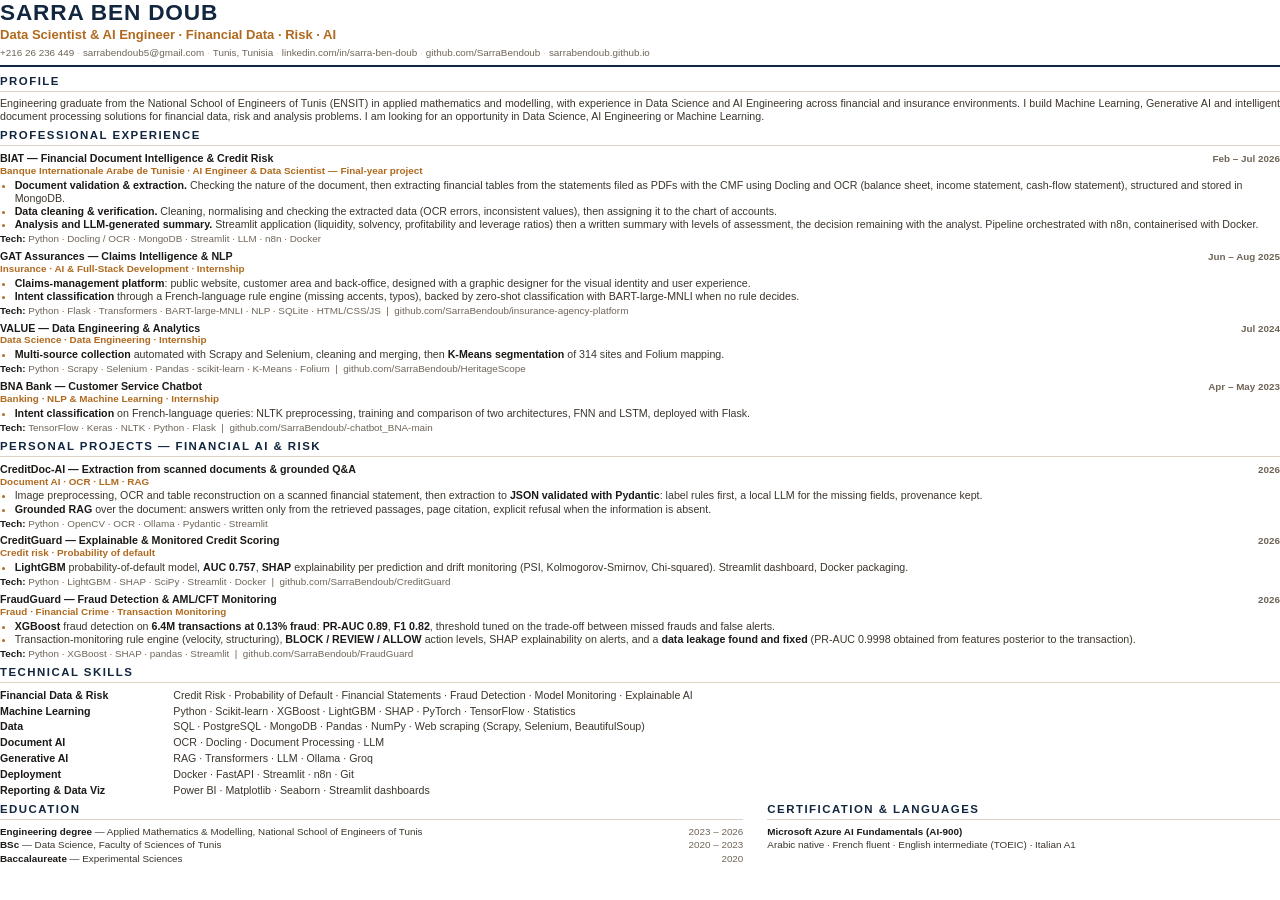
<file: cv/cv-en.html>
<!DOCTYPE html>
<html lang="en">
<head>
<meta charset="UTF-8">
<title>Sarra Ben Doub — CV</title>
<link rel="stylesheet" href="cv.css">
</head>
<body>

<header class="head">
  <h1>SARRA BEN DOUB</h1>
  <p class="role">Data Scientist &amp; AI Engineer · Financial Data · Risk · AI</p>
  <p class="contact">
    <span>+216 26 236 449</span><span class="sep">·</span><span><a href="mailto:sarrabendoub5@gmail.com">sarrabendoub5@gmail.com</a></span><span class="sep">·</span><span>Tunis, Tunisia</span><span class="sep">·</span><span><a href="https://www.linkedin.com/in/sarra-ben-doub/">linkedin.com/in/sarra-ben-doub</a></span><span class="sep">·</span><span><a href="https://github.com/SarraBendoub">github.com/SarraBendoub</a></span><span class="sep">·</span><span><a href="https://sarrabendoub.github.io/">sarrabendoub.github.io</a></span>
  </p>
</header>

<section class="sec">
  <h2>Profile</h2>
  <p class="profil">
    Engineering graduate from the National School of Engineers of Tunis (ENSIT) in applied
    mathematics and modelling, with experience in Data
    Science and AI Engineering across financial and insurance environments. I build Machine Learning,
    Generative AI and intelligent document processing solutions for financial data, risk and analysis
    problems. I am looking for an opportunity in Data Science, AI Engineering or Machine Learning.
  </p>
</section>

<section class="sec">
  <h2>Professional experience</h2>

  <article class="item">
    <div class="row">
      <h3>BIAT — Financial Document Intelligence &amp; Credit Risk</h3>
      <span class="date">Feb – Jul 2026</span>
    </div>
    <p class="org">Banque Internationale Arabe de Tunisie · AI Engineer &amp; Data Scientist — Final-year project</p>
    <ul>
      <li><strong>Document validation &amp; extraction.</strong> Checking the nature of the document, then extracting financial tables from the statements filed as PDFs with the CMF using Docling and OCR (balance sheet, income statement, cash-flow statement), structured and stored in MongoDB.</li>
      <li><strong>Data cleaning &amp; verification.</strong> Cleaning, normalising and checking the extracted data (OCR errors, inconsistent values), then assigning it to the chart of accounts.</li>
      <li><strong>Analysis and LLM-generated summary.</strong> Streamlit application (liquidity, solvency, profitability and leverage ratios) then a written summary with levels of assessment, the decision remaining with the analyst. Pipeline orchestrated with n8n, containerised with Docker.</li>
    </ul>
    <p class="tech"><b>Tech:</b> Python · Docling / OCR · MongoDB · Streamlit · LLM · n8n · Docker</p>
  </article>

  <article class="item">
    <div class="row">
      <h3>GAT Assurances — Claims Intelligence &amp; NLP</h3>
      <span class="date">Jun – Aug 2025</span>
    </div>
    <p class="org">Insurance · AI &amp; Full-Stack Development · Internship</p>
    <ul>
      <li><strong>Claims-management platform</strong>: public website, customer area and back-office, designed with a graphic designer for the visual identity and user experience.</li>
      <li><strong>Intent classification</strong> through a French-language rule engine (missing accents, typos), backed by zero-shot classification with BART-large-MNLI when no rule decides.</li>
    </ul>
    <p class="tech"><b>Tech:</b> Python · Flask · Transformers · BART-large-MNLI · NLP · SQLite · HTML/CSS/JS &nbsp;|&nbsp; <a href="https://github.com/SarraBendoub/insurance-agency-platform">github.com/SarraBendoub/insurance-agency-platform</a></p>
  </article>

  <article class="item">
    <div class="row">
      <h3>VALUE — Data Engineering &amp; Analytics</h3>
      <span class="date">Jul 2024</span>
    </div>
    <p class="org">Data Science · Data Engineering · Internship</p>
    <ul>
      <li><strong>Multi-source collection</strong> automated with Scrapy and Selenium, cleaning and merging, then <strong>K-Means segmentation</strong> of 314 sites and Folium mapping.</li>
    </ul>
    <p class="tech"><b>Tech:</b> Python · Scrapy · Selenium · Pandas · scikit-learn · K-Means · Folium &nbsp;|&nbsp; <a href="https://github.com/SarraBendoub/HeritageScope">github.com/SarraBendoub/HeritageScope</a></p>
  </article>

  <article class="item">
    <div class="row">
      <h3>BNA Bank — Customer Service Chatbot</h3>
      <span class="date">Apr – May 2023</span>
    </div>
    <p class="org">Banking · NLP &amp; Machine Learning · Internship</p>
    <ul>
      <li><strong>Intent classification</strong> on French-language queries: NLTK preprocessing, training and comparison of two architectures, FNN and LSTM, deployed with Flask.</li>
    </ul>
    <p class="tech"><b>Tech:</b> TensorFlow · Keras · NLTK · Python · Flask &nbsp;|&nbsp; <a href="https://github.com/SarraBendoub/-chatbot_BNA-main">github.com/SarraBendoub/-chatbot_BNA-main</a></p>
  </article>
</section>

<section class="sec">
  <h2>Personal projects — Financial AI &amp; Risk</h2>

  <article class="item">
    <div class="row">
      <h3>CreditDoc-AI — Extraction from scanned documents &amp; grounded Q&amp;A</h3>
      <span class="date">2026</span>
    </div>
    <p class="org">Document AI · OCR · LLM · RAG</p>
    <ul>
      <li>Image preprocessing, OCR and table reconstruction on a scanned financial statement, then extraction to <strong>JSON validated with Pydantic</strong>: label rules first, a local LLM for the missing fields, provenance kept.</li>
      <li><strong>Grounded RAG</strong> over the document: answers written only from the retrieved passages, page citation, explicit refusal when the information is absent.</li>
    </ul>
    <p class="tech"><b>Tech:</b> Python · OpenCV · OCR · Ollama · Pydantic · Streamlit</p>
  </article>

  <article class="item">
    <div class="row">
      <h3>CreditGuard — Explainable &amp; Monitored Credit Scoring</h3>
      <span class="date">2026</span>
    </div>
    <p class="org">Credit risk · Probability of default</p>
    <ul>
      <li><strong>LightGBM</strong> probability-of-default model, <strong>AUC 0.757</strong>, <strong>SHAP</strong> explainability per prediction and drift monitoring (PSI, Kolmogorov-Smirnov, Chi-squared). Streamlit dashboard, Docker packaging.</li>
    </ul>
    <p class="tech"><b>Tech:</b> Python · LightGBM · SHAP · SciPy · Streamlit · Docker &nbsp;|&nbsp; <a href="https://github.com/SarraBendoub/CreditGuard">github.com/SarraBendoub/CreditGuard</a></p>
  </article>

  <article class="item">
    <div class="row">
      <h3>FraudGuard — Fraud Detection &amp; AML/CFT Monitoring</h3>
      <span class="date">2026</span>
    </div>
    <p class="org">Fraud · Financial Crime · Transaction Monitoring</p>
    <ul>
      <li><strong>XGBoost</strong> fraud detection on <strong>6.4M transactions at 0.13% fraud</strong>: <strong>PR-AUC 0.89</strong>, <strong>F1 0.82</strong>, threshold tuned on the trade-off between missed frauds and false alerts.</li>
      <li>Transaction-monitoring rule engine (velocity, structuring), <strong>BLOCK / REVIEW / ALLOW</strong> action levels, SHAP explainability on alerts, and a <strong>data leakage found and fixed</strong> (PR-AUC 0.9998 obtained from features posterior to the transaction).</li>
    </ul>
    <p class="tech"><b>Tech:</b> Python · XGBoost · SHAP · pandas · Streamlit &nbsp;|&nbsp; <a href="https://github.com/SarraBendoub/FraudGuard">github.com/SarraBendoub/FraudGuard</a></p>
  </article>
</section>

<section class="sec">
  <h2>Technical skills</h2>
  <dl class="pairs">
    <dt>Financial Data &amp; Risk</dt><dd>Credit Risk · Probability of Default · Financial Statements · Fraud Detection · Model Monitoring · Explainable&nbsp;AI</dd>
    <dt>Machine Learning</dt><dd>Python · Scikit-learn · XGBoost · LightGBM · SHAP · PyTorch · TensorFlow · Statistics</dd>
    <dt>Data</dt><dd>SQL · PostgreSQL · MongoDB · Pandas · NumPy · Web scraping (Scrapy, Selenium, BeautifulSoup)</dd>
    <dt>Document AI</dt><dd>OCR · Docling · Document Processing · LLM</dd>
    <dt>Generative AI</dt><dd>RAG · Transformers · LLM · Ollama · Groq</dd>
    <dt>Deployment</dt><dd>Docker · FastAPI · Streamlit · n8n · Git</dd>
    <dt>Reporting &amp; Data Viz</dt><dd>Power BI · Matplotlib · Seaborn · Streamlit dashboards</dd>
  </dl>
</section>

<div class="two-col">
  <section class="sec">
    <h2>Education</h2>
    <div class="edu-line"><span><b>Engineering degree</b> — Applied Mathematics &amp; Modelling, National School of Engineers of Tunis</span><span class="date">2023 – 2026</span></div>
    <div class="edu-line"><span><b>BSc</b> — Data Science, Faculty of Sciences of Tunis</span><span class="date">2020 – 2023</span></div>
    <div class="edu-line"><span><b>Baccalaureate</b> — Experimental Sciences</span><span class="date">2020</span></div>
  </section>

  <section class="sec">
    <h2>Certification &amp; languages</h2>
    <div class="edu-line"><span><b>Microsoft Azure AI Fundamentals (AI-900)</b></span></div>
    <div class="edu-line"><span>Arabic native · French fluent · English intermediate (TOEIC) · Italian A1</span></div>
  </section>
</div>

</body>
</html>
</file>
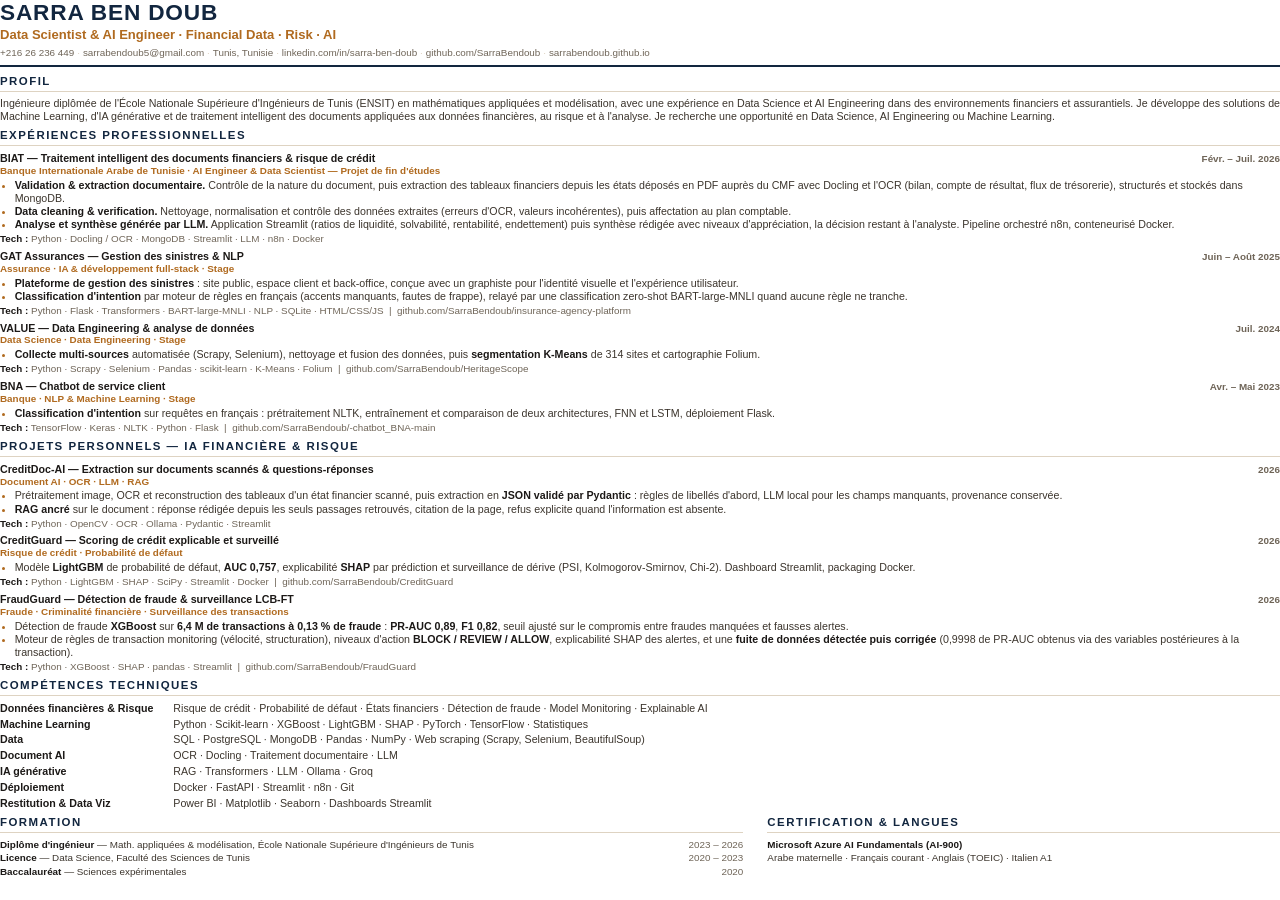
<file: cv/cv-fr.html>
<!DOCTYPE html>
<html lang="fr">
<head>
<meta charset="UTF-8">
<title>Sarra Ben Doub — CV</title>
<link rel="stylesheet" href="cv.css">
</head>
<body>

<header class="head">
  <h1>SARRA BEN DOUB</h1>
  <p class="role">Data Scientist &amp; AI Engineer · Financial Data · Risk · AI</p>
  <p class="contact">
    <span>+216 26 236 449</span><span class="sep">·</span><span><a href="mailto:sarrabendoub5@gmail.com">sarrabendoub5@gmail.com</a></span><span class="sep">·</span><span>Tunis, Tunisie</span><span class="sep">·</span><span><a href="https://www.linkedin.com/in/sarra-ben-doub/">linkedin.com/in/sarra-ben-doub</a></span><span class="sep">·</span><span><a href="https://github.com/SarraBendoub">github.com/SarraBendoub</a></span><span class="sep">·</span><span><a href="https://sarrabendoub.github.io/">sarrabendoub.github.io</a></span>
  </p>
</header>

<section class="sec">
  <h2>Profil</h2>
  <p class="profil">
    Ingénieure diplômée de l'École Nationale Supérieure d'Ingénieurs de Tunis (ENSIT) en
    mathématiques appliquées et modélisation,
    avec une expérience en Data Science et AI Engineering dans des environnements financiers et
    assurantiels. Je développe des solutions de Machine Learning, d'IA générative et de traitement
    intelligent des documents appliquées aux données financières, au risque et à l'analyse. Je recherche
    une opportunité en Data Science, AI Engineering ou Machine Learning.
  </p>
</section>

<section class="sec">
  <h2>Expériences professionnelles</h2>

  <article class="item">
    <div class="row">
      <h3>BIAT — Traitement intelligent des documents financiers &amp; risque de crédit</h3>
      <span class="date">Févr. – Juil. 2026</span>
    </div>
    <p class="org">Banque Internationale Arabe de Tunisie · AI Engineer &amp; Data Scientist — Projet de fin d'études</p>
    <ul>
      <li><strong>Validation &amp; extraction documentaire.</strong> Contrôle de la nature du document, puis extraction des tableaux financiers depuis les états déposés en PDF auprès du CMF avec Docling et l'OCR (bilan, compte de résultat, flux de trésorerie), structurés et stockés dans MongoDB.</li>
      <li><strong>Data cleaning &amp; verification.</strong> Nettoyage, normalisation et contrôle des données extraites (erreurs d'OCR, valeurs incohérentes), puis affectation au plan comptable.</li>
      <li><strong>Analyse et synthèse générée par LLM.</strong> Application Streamlit (ratios de liquidité, solvabilité, rentabilité, endettement) puis synthèse rédigée avec niveaux d'appréciation, la décision restant à l'analyste. Pipeline orchestré n8n, conteneurisé Docker.</li>
    </ul>
    <p class="tech"><b>Tech :</b> Python · Docling / OCR · MongoDB · Streamlit · LLM · n8n · Docker</p>
  </article>

  <article class="item">
    <div class="row">
      <h3>GAT Assurances — Gestion des sinistres &amp; NLP</h3>
      <span class="date">Juin – Août 2025</span>
    </div>
    <p class="org">Assurance · IA &amp; développement full-stack · Stage</p>
    <ul>
      <li><strong>Plateforme de gestion des sinistres</strong> : site public, espace client et back-office, conçue avec un graphiste pour l'identité visuelle et l'expérience utilisateur.</li>
      <li><strong>Classification d'intention</strong> par moteur de règles en français (accents manquants, fautes de frappe), relayé par une classification zero-shot BART-large-MNLI quand aucune règle ne tranche.</li>
    </ul>
    <p class="tech"><b>Tech :</b> Python · Flask · Transformers · BART-large-MNLI · NLP · SQLite · HTML/CSS/JS &nbsp;|&nbsp; <a href="https://github.com/SarraBendoub/insurance-agency-platform">github.com/SarraBendoub/insurance-agency-platform</a></p>
  </article>

  <article class="item">
    <div class="row">
      <h3>VALUE — Data Engineering &amp; analyse de données</h3>
      <span class="date">Juil. 2024</span>
    </div>
    <p class="org">Data Science · Data Engineering · Stage</p>
    <ul>
      <li><strong>Collecte multi-sources</strong> automatisée (Scrapy, Selenium), nettoyage et fusion des données, puis <strong>segmentation K-Means</strong> de 314 sites et cartographie Folium.</li>
    </ul>
    <p class="tech"><b>Tech :</b> Python · Scrapy · Selenium · Pandas · scikit-learn · K-Means · Folium &nbsp;|&nbsp; <a href="https://github.com/SarraBendoub/HeritageScope">github.com/SarraBendoub/HeritageScope</a></p>
  </article>

  <article class="item">
    <div class="row">
      <h3>BNA — Chatbot de service client</h3>
      <span class="date">Avr. – Mai 2023</span>
    </div>
    <p class="org">Banque · NLP &amp; Machine Learning · Stage</p>
    <ul>
      <li><strong>Classification d'intention</strong> sur requêtes en français : prétraitement NLTK, entraînement et comparaison de deux architectures, FNN et LSTM, déploiement Flask.</li>
    </ul>
    <p class="tech"><b>Tech :</b> TensorFlow · Keras · NLTK · Python · Flask &nbsp;|&nbsp; <a href="https://github.com/SarraBendoub/-chatbot_BNA-main">github.com/SarraBendoub/-chatbot_BNA-main</a></p>
  </article>
</section>

<section class="sec">
  <h2>Projets personnels — IA financière &amp; risque</h2>

  <article class="item">
    <div class="row">
      <h3>CreditDoc-AI — Extraction sur documents scannés &amp; questions-réponses</h3>
      <span class="date">2026</span>
    </div>
    <p class="org">Document AI · OCR · LLM · RAG</p>
    <ul>
      <li>Prétraitement image, OCR et reconstruction des tableaux d'un état financier scanné, puis extraction en <strong>JSON validé par Pydantic</strong> : règles de libellés d'abord, LLM local pour les champs manquants, provenance conservée.</li>
      <li><strong>RAG ancré</strong> sur le document : réponse rédigée depuis les seuls passages retrouvés, citation de la page, refus explicite quand l'information est absente.</li>
    </ul>
    <p class="tech"><b>Tech :</b> Python · OpenCV · OCR · Ollama · Pydantic · Streamlit</p>
  </article>

  <article class="item">
    <div class="row">
      <h3>CreditGuard — Scoring de crédit explicable et surveillé</h3>
      <span class="date">2026</span>
    </div>
    <p class="org">Risque de crédit · Probabilité de défaut</p>
    <ul>
      <li>Modèle <strong>LightGBM</strong> de probabilité de défaut, <strong>AUC 0,757</strong>, explicabilité <strong>SHAP</strong> par prédiction et surveillance de dérive (PSI, Kolmogorov-Smirnov, Chi-2). Dashboard Streamlit, packaging Docker.</li>
    </ul>
    <p class="tech"><b>Tech :</b> Python · LightGBM · SHAP · SciPy · Streamlit · Docker &nbsp;|&nbsp; <a href="https://github.com/SarraBendoub/CreditGuard">github.com/SarraBendoub/CreditGuard</a></p>
  </article>

  <article class="item">
    <div class="row">
      <h3>FraudGuard — Détection de fraude &amp; surveillance LCB-FT</h3>
      <span class="date">2026</span>
    </div>
    <p class="org">Fraude · Criminalité financière · Surveillance des transactions</p>
    <ul>
      <li>Détection de fraude <strong>XGBoost</strong> sur <strong>6,4 M de transactions à 0,13 % de fraude</strong> : <strong>PR-AUC 0,89</strong>, <strong>F1 0,82</strong>, seuil ajusté sur le compromis entre fraudes manquées et fausses alertes.</li>
      <li>Moteur de règles de transaction monitoring (vélocité, structuration), niveaux d'action <strong>BLOCK / REVIEW / ALLOW</strong>, explicabilité SHAP des alertes, et une <strong>fuite de données détectée puis corrigée</strong> (0,9998 de PR-AUC obtenus via des variables postérieures à la transaction).</li>
    </ul>
    <p class="tech"><b>Tech :</b> Python · XGBoost · SHAP · pandas · Streamlit &nbsp;|&nbsp; <a href="https://github.com/SarraBendoub/FraudGuard">github.com/SarraBendoub/FraudGuard</a></p>
  </article>
</section>

<section class="sec">
  <h2>Compétences techniques</h2>
  <dl class="pairs">
    <dt>Données financières &amp; Risque</dt><dd>Risque de crédit · Probabilité de défaut · États financiers · Détection de fraude · Model Monitoring · Explainable&nbsp;AI</dd>
    <dt>Machine Learning</dt><dd>Python · Scikit-learn · XGBoost · LightGBM · SHAP · PyTorch · TensorFlow · Statistiques</dd>
    <dt>Data</dt><dd>SQL · PostgreSQL · MongoDB · Pandas · NumPy · Web scraping (Scrapy, Selenium, BeautifulSoup)</dd>
    <dt>Document AI</dt><dd>OCR · Docling · Traitement documentaire · LLM</dd>
    <dt>IA générative</dt><dd>RAG · Transformers · LLM · Ollama · Groq</dd>
    <dt>Déploiement</dt><dd>Docker · FastAPI · Streamlit · n8n · Git</dd>
    <dt>Restitution &amp; Data Viz</dt><dd>Power BI · Matplotlib · Seaborn · Dashboards Streamlit</dd>
  </dl>
</section>

<div class="two-col">
  <section class="sec">
    <h2>Formation</h2>
    <div class="edu-line"><span><b>Diplôme d'ingénieur</b> — Math. appliquées &amp; modélisation, École Nationale Supérieure d'Ingénieurs de Tunis</span><span class="date">2023 – 2026</span></div>
    <div class="edu-line"><span><b>Licence</b> — Data Science, Faculté des Sciences de Tunis</span><span class="date">2020 – 2023</span></div>
    <div class="edu-line"><span><b>Baccalauréat</b> — Sciences expérimentales</span><span class="date">2020</span></div>
  </section>

  <section class="sec">
    <h2>Certification &amp; langues</h2>
    <div class="edu-line"><span><b>Microsoft Azure AI Fundamentals (AI-900)</b></span></div>
    <div class="edu-line"><span>Arabe maternelle · Français courant · Anglais (TOEIC) · Italien A1</span></div>
  </section>
</div>

</body>
</html>
</file>
<file: styles.css>
/* ============================================================
   Sarra Ben Doub — Portfolio banque / assurance
   Palette tiree de la photo de profil, rechauffee au beige :
   ardoise #22383d · vert-de-gris #3c6f68 · vert clair #e6d3ab
   · creme #fdfaf3 · beige #f2ead9
   ============================================================ */

:root {
  --navy: #22383d;
  --navy-2: #3a5f60;
  --blue: #3c6f68;
  --blue-soft: #f3ecdd;
  --amber: #3c6f68;
  --ink: #18211f;
  --body: #3b4744;
  --muted: #66756f;
  --line: #e2d9c6;
  --bg: #fdfaf3;
  --bg-alt: #f2ead9;
  --radius: 10px;
  --wrap: 1080px;
}

* { margin: 0; padding: 0; box-sizing: border-box; }

html { scroll-behavior: smooth; scroll-padding-top: 68px; }

body {
  font-family: "Segoe UI", -apple-system, BlinkMacSystemFont, Roboto, Helvetica, Arial, sans-serif;
  font-size: 16px;
  line-height: 1.62;
  color: var(--body);
  background: var(--bg);
  -webkit-font-smoothing: antialiased;
}

img { max-width: 100%; display: block; }
a { color: inherit; text-decoration: none; }

.wrap { max-width: var(--wrap); margin: 0 auto; padding: 0 24px; }

/* ---------------- NAV ---------------- */
.nav {
  position: sticky;
  top: 0;
  z-index: 50;
  display: flex;
  align-items: center;
  justify-content: space-between;
  gap: 16px;
  padding: 12px 24px;
  background: rgba(34, 56, 61, .96);
  backdrop-filter: blur(8px);
  border-bottom: 1px solid rgba(255, 255, 255, .08);
}

.nav-brand {
  color: #fff;
  font-weight: 700;
  letter-spacing: .4px;
  font-size: 15px;
}

.nav-links {
  display: flex;
  align-items: center;
  gap: 26px;
  list-style: none;
}

.nav-links a {
  color: #ddd0b6;
  font-size: 14px;
  transition: color .18s;
}
.nav-links a:hover { color: #fff; }

.nav-cta {
  padding: 7px 16px;
  border: 1px solid rgba(230, 211, 171, .55);
  border-radius: 999px;
  color: #e6d3ab;
}
.nav-cta:hover { background: #e6d3ab; color: #22383d; border-color: #e6d3ab; }

.nav-toggle {
  display: none;
  flex-direction: column;
  gap: 4px;
  background: none;
  border: 0;
  cursor: pointer;
  padding: 6px;
}
.nav-toggle span {
  width: 22px; height: 2px;
  background: #fff;
  border-radius: 2px;
}

/* ---------------- HERO ---------------- */
.hero {
  background: linear-gradient(160deg, var(--navy) 0%, var(--navy-2) 100%);
  color: #e9f0e8;
  padding: 76px 24px 84px;
}

.hero-inner {
  max-width: var(--wrap);
  margin: 0 auto;
  display: grid;
  grid-template-columns: 1fr 240px;
  gap: 56px;
  align-items: center;
}

.hero-kicker {
  color: #b3c9ba;
  font-size: 13.5px;
  letter-spacing: 1.4px;
  text-transform: uppercase;
  font-weight: 600;
  margin-bottom: 14px;
}

.hero h1 {
  font-size: 44px;
  line-height: 1.1;
  color: #fff;
  font-weight: 700;
  letter-spacing: -.5px;
  margin-bottom: 20px;
}

.hero-sub {
  display: block;
  font-size: 21px;
  font-weight: 600;
  color: #e6d3ab;
  letter-spacing: .3px;
  margin-top: 10px;
}

.hero-lead {
  font-size: 17px;
  color: #dfe8dd;
  max-width: 620px;
  margin-bottom: 28px;
}


.btn {
  display: inline-block;
  padding: 11px 22px;
  border-radius: 8px;
  font-size: 14.5px;
  font-weight: 600;
  transition: all .18s;
  border: 1px solid transparent;
}
.btn-primary { background: var(--blue); color: #fff; }
.btn-primary:hover { background: #2f6159; transform: translateY(-1px); }
.btn-ghost { border-color: rgba(255, 255, 255, .26); color: #e7ede2; }
.btn-ghost:hover { background: rgba(255, 255, 255, .1); color: #fff; }

.hero-stats {
  display: flex;
  flex-wrap: wrap;
  gap: 36px;
  list-style: none;
  padding-top: 26px;
  border-top: 1px solid rgba(255, 255, 255, .14);
}
.hero-stats strong {
  display: block;
  font-size: 26px;
  color: #fff;
  font-weight: 700;
  line-height: 1.2;
}
.hero-stats span {
  font-size: 13px;
  color: #9aa89f;
}

.hero-photo { position: relative; }
.hero-photo img {
  width: 100%;
  aspect-ratio: 1;
  object-fit: cover;
  border-radius: var(--radius);
  border: 3px solid rgba(255, 255, 255, .16);
}
.badge-open {
  position: absolute;
  left: 50%;
  bottom: -13px;
  transform: translateX(-50%);
  white-space: nowrap;
  background: #e6d3ab;
  color: #22383d;
  font-size: 12px;
  font-weight: 600;
  padding: 5px 14px;
  border-radius: 999px;
  box-shadow: 0 3px 10px rgba(0, 0, 0, .3);
}

/* ---------------- LIENS RAPIDES DU HERO ---------------- */
.hero-links { margin-top: 18px; font-size: 15px; color: rgba(255, 255, 255, .55); }
.hero-links a { color: rgba(255, 255, 255, .85); text-decoration: none; border-bottom: 1px solid rgba(255, 255, 255, .28); padding-bottom: 1px; }
.hero-links a:hover { color: #fff; border-bottom-color: #fff; }

/* ---------------- SECTIONS ---------------- */
.section { padding: 74px 0; }
.section-alt { background: var(--bg-alt); }

.eyebrow {
  color: var(--amber);
  font-size: 12.5px;
  font-weight: 700;
  letter-spacing: 1.6px;
  text-transform: uppercase;
  margin-bottom: 8px;
}

h2 {
  font-size: 30px;
  color: var(--ink);
  font-weight: 700;
  letter-spacing: -.3px;
  margin-bottom: 12px;
}

h3 { font-size: 19px; color: var(--ink); font-weight: 700; }
h4 { font-size: 15.5px; color: var(--ink); font-weight: 700; }

.section-lead {
  max-width: 720px;
  color: var(--muted);
  margin-bottom: 30px;
}

.grid-3 { display: grid; grid-template-columns: repeat(3, 1fr); gap: 22px; margin-top: 28px; }
.grid-2 { display: grid; grid-template-columns: repeat(2, 1fr); gap: 22px; margin-top: 24px; }
.gap-lg { gap: 56px; }

/* ---------------- CARDS ---------------- */
.card {
  background: #fff;
  border: 1px solid var(--line);
  border-radius: var(--radius);
  padding: 26px 24px;
}

.focus-card { border-top: 3px solid var(--blue); }
.focus-card h3 { margin-bottom: 10px; }
.focus-card p { font-size: 15px; }
.card-tags {
  margin-top: 14px;
  padding-top: 13px;
  border-top: 1px solid var(--line);
  font-size: 13px;
  color: var(--muted);
}

/* ---------------- PROJECTS ---------------- */
.project {
  background: #fff;
  border: 1px solid var(--line);
  border-left: 4px solid var(--blue);
  border-radius: var(--radius);
  padding: 30px 30px 26px;
  margin-top: 26px;
}

.project-head {
  display: flex;
  justify-content: space-between;
  align-items: flex-start;
  gap: 18px;
  margin-bottom: 12px;
}
.project-head h3 { font-size: 21px; }
.project-org { color: var(--amber); font-weight: 600; font-size: 14.5px; margin-top: 3px; }
.project-date {
  color: var(--muted);
  font-size: 13.5px;
  white-space: nowrap;
  padding-top: 4px;
}

.project-lead { font-size: 16px; color: var(--body); margin-bottom: 18px; }

.metrics {
  display: flex;
  flex-wrap: wrap;
  gap: 14px;
  margin-bottom: 20px;
}
.metric {
  background: var(--blue-soft);
  border-radius: 8px;
  padding: 11px 18px;
  min-width: 116px;
}
.metric strong {
  display: block;
  font-size: 21px;
  color: #2b5b55;
  font-weight: 700;
  line-height: 1.2;
}
.metric span { font-size: 12.5px; color: #8a7460; }

.project-points { list-style: none; margin-bottom: 18px; }
.project-points li {
  position: relative;
  padding-left: 20px;
  margin-bottom: 8px;
  font-size: 15.3px;
}
.project-points li::before {
  content: "";
  position: absolute;
  left: 3px; top: 10px;
  width: 6px; height: 6px;
  border-radius: 50%;
  background: var(--blue);
}

.project-tech {
  font-size: 13.5px;
  color: var(--muted);
  padding-top: 14px;
  border-top: 1px solid var(--line);
}
.project-note { font-size: 13.5px; color: var(--muted); font-style: italic; margin-top: 8px; }

.project-links { margin-top: 12px; }
.link-code {
  display: inline-block;
  font-size: 14px;
  font-weight: 600;
  color: var(--blue);
  border: 1px solid var(--blue);
  border-radius: 7px;
  padding: 7px 16px;
  transition: all .18s;
}
.link-code:hover { background: var(--blue); color: #fff; }

/* ---------------- CONTEXTE REGLEMENTAIRE ---------------- */
.ctx {
  background: #fff;
  border: 1px solid var(--line);
  border-radius: var(--radius);
  padding: 22px 24px;
}
.ctx h4 { color: var(--blue); margin-bottom: 7px; }
.ctx p { font-size: 15px; }

/* ---------------- TIMELINE ---------------- */
.timeline { margin-top: 26px; border-left: 2px solid var(--line); padding-left: 26px; }

.tl-item { position: relative; padding-bottom: 30px; }
.tl-item:last-child { padding-bottom: 0; }
.tl-item::before {
  content: "";
  position: absolute;
  left: -33px; top: 7px;
  width: 12px; height: 12px;
  border-radius: 50%;
  background: var(--blue);
  border: 2.5px solid var(--bg-alt);
}

.tl-head {
  display: flex;
  justify-content: space-between;
  align-items: baseline;
  gap: 16px;
  flex-wrap: wrap;
}
.tl-date { color: var(--muted); font-size: 13.5px; white-space: nowrap; }
.tl-org { color: var(--amber); font-weight: 600; font-size: 14.5px; margin-bottom: 6px; }
.tl-item p { font-size: 15.3px; }

.tl-links { margin-top: 9px; display: flex; flex-wrap: wrap; gap: 18px; }
.tl-links a {
  font-size: 13.8px;
  font-weight: 600;
  color: var(--blue);
  border-bottom: 1px solid transparent;
}
.tl-links a:hover { border-bottom-color: var(--blue); }

/* ---------------- SKILLS ---------------- */
.skills { margin-top: 26px; border-top: 1px solid var(--line); }
.skill-row {
  display: grid;
  grid-template-columns: 210px 1fr;
  gap: 24px;
  padding: 16px 0;
  border-bottom: 1px solid var(--line);
}
.skill-row h4 { color: var(--navy); }
.skill-row p { font-size: 15.2px; }

/* ---------------- EDUCATION ---------------- */
.edu { margin-top: 22px; }
.edu-item {
  padding: 16px 0;
  border-bottom: 1px solid var(--line);
}
.edu-item:last-child { border-bottom: 0; }
.edu-org { color: var(--amber); font-weight: 600; font-size: 14.5px; margin-top: 3px; }
.edu-meta { color: var(--muted); font-size: 14px; margin-top: 3px; }

/* ---------------- CONTACT ---------------- */
.contact {
  background: linear-gradient(160deg, var(--navy) 0%, var(--navy-2) 100%);
  color: #e9f0e8;
  padding: 72px 24px;
}
.contact-inner { text-align: center; }
.contact h2 { color: #fff; }
.contact-lead { color: #dfe8dd; max-width: 560px; margin: 0 auto 32px; }
.contact-avail {
  color: #e6d3ab;
  font-size: 16.5px;
  font-weight: 600;
  margin: 0 0 30px;
}

.contact-grid {
  display: grid;
  grid-template-columns: repeat(4, 1fr);
  gap: 16px;
  margin-bottom: 26px;
}
.contact-card {
  background: rgba(255, 255, 255, .07);
  border: 1px solid rgba(255, 255, 255, .14);
  border-radius: var(--radius);
  padding: 18px 14px;
  transition: all .18s;
}
.contact-card:hover {
  background: rgba(255, 255, 255, .13);
  transform: translateY(-2px);
}
.contact-label {
  display: block;
  font-size: 12px;
  text-transform: uppercase;
  letter-spacing: 1.2px;
  color: #b3c9ba;
  font-weight: 600;
  margin-bottom: 5px;
}
.contact-value { display: block; font-size: 14.2px; color: #fff; word-break: break-word; }
.contact-loc { color: #bdae9c; font-size: 14px; }

.footer {
  background: #1b2e32;
  color: #c9bda4;
  padding: 22px 24px;
  font-size: 13.5px;
  text-align: center;
}

/* ---------------- RESPONSIVE ---------------- */
@media (max-width: 900px) {
  .hero-inner { grid-template-columns: 1fr; gap: 40px; }
  .hero-photo { max-width: 200px; }
  .hero h1 { font-size: 36px; }
  .grid-3, .grid-2 { grid-template-columns: 1fr; }
  .gap-lg { gap: 40px; }
  .skill-row { grid-template-columns: 1fr; gap: 4px; }
  .contact-grid { grid-template-columns: repeat(2, 1fr); }
}

@media (max-width: 640px) {
  .nav-toggle { display: flex; }
  .nav-links {
    display: none;
    position: absolute;
    top: 100%; left: 0; right: 0;
    flex-direction: column;
    align-items: flex-start;
    gap: 0;
    background: var(--navy);
    border-bottom: 1px solid rgba(255, 255, 255, .1);
    padding: 8px 24px 16px;
  }
  .nav-links.open { display: flex; }
  .nav-links li { width: 100%; }
  .nav-links a { display: block; padding: 10px 0; }
  .nav-cta { border: 0; padding: 10px 0; }

  .hero { padding: 52px 24px 60px; }
  .hero h1 { font-size: 30px; }
  .hero-sub { font-size: 18px; }
  .hero-stats { gap: 24px; }
  .section { padding: 52px 0; }
  h2 { font-size: 25px; }
  .project { padding: 24px 20px; }
  .project-head { flex-direction: column; gap: 6px; }
  .contact-grid { grid-template-columns: 1fr; }
}

/* ---------------- CAPTURES PROJETS ---------------- */
.shots {
  display: grid;
  grid-template-columns: repeat(2, 1fr);
  gap: 18px;
  margin: 6px 0 22px;
}

.shots figure {
  margin: 0;
  border: 1px solid var(--line);
  border-radius: 8px;
  overflow: hidden;
  background: #fff;
}

.shots img {
  width: 100%;
  height: 190px;
  object-fit: cover;
  object-position: top center;
  display: block;
  transition: transform .35s ease;
}
.shots figure:hover img { transform: scale(1.03); }

.shots figcaption {
  font-size: 12.8px;
  color: var(--muted);
  padding: 10px 13px;
  border-top: 1px solid var(--line);
  line-height: 1.45;
}

/* ---------------- DEMO VIDEO ---------------- */
.demo {
  margin: 6px 0 22px;
  border: 1px solid var(--line);
  border-radius: 8px;
  overflow: hidden;
  background: #fff;
}

.demo video {
  width: 100%;
  height: auto;
  display: block;
  background: #1a2b2f;
}

.demo figcaption {
  font-size: 12.8px;
  color: var(--muted);
  padding: 10px 13px;
  border-top: 1px solid var(--line);
  line-height: 1.45;
}

/* ---------------- APPARITION AU DEFILEMENT ---------------- */
.reveal {
  opacity: 0;
  transform: translateY(16px);
  transition: opacity .55s ease, transform .55s ease;
}
.reveal.visible { opacity: 1; transform: none; }

/* respect des preferences d'accessibilite */
@media (prefers-reduced-motion: reduce) {
  .reveal { opacity: 1; transform: none; transition: none; }
  .shots figure:hover img { transform: none; }
  html { scroll-behavior: auto; }
}

@media (max-width: 640px) {
  .shots { grid-template-columns: 1fr; gap: 14px; }
  .shots img { height: 165px; }
}

/* ============================================================
   V3 — structure calquee sur le CV
   ============================================================ */

/* photo ronde (comme la version d'origine) */
.hero-photo.round img {
  border-radius: 50%;
  aspect-ratio: 1;
  object-fit: cover;
}

/* ---------------- PROFIL ---------------- */
.profile-grid {
  display: grid;
  grid-template-columns: 1fr 300px;
  gap: 44px;
  margin-top: 26px;
  align-items: start;
}

.profile-text p { margin-bottom: 15px; font-size: 16px; }
.profile-text p:last-child { margin-bottom: 0; }
.profile-text strong { color: var(--ink); }
.profile-text em { color: var(--ink); font-style: italic; }

.profile-side {
  background: #fff;
  border: 1px solid var(--line);
  border-top: 3px solid var(--blue);
  border-radius: var(--radius);
  padding: 22px 24px;
}
.profile-side h4 { margin-bottom: 12px; color: var(--navy); }
.profile-side ul { list-style: none; }
.profile-side li {
  position: relative;
  padding-left: 15px;
  margin-bottom: 10px;
  font-size: 14.4px;
  line-height: 1.5;
}
.profile-side li:last-child { margin-bottom: 0; }
.profile-side li::before {
  content: "";
  position: absolute;
  left: 0; top: 8px;
  width: 5px; height: 5px;
  border-radius: 50%;
  background: var(--blue);
}
.profile-side strong { color: var(--ink); }

/* ---------------- EXPERIENCES ---------------- */
.xp {
  background: #fff;
  border: 1px solid var(--line);
  border-left: 3px solid var(--line);
  border-radius: var(--radius);
  padding: 24px 28px;
  margin-top: 18px;
}

/* l'experience phare (BIAT) est mise en avant */
.xp-lead { border-left-color: var(--blue); border-left-width: 4px; padding: 30px; }

.xp-head {
  display: flex;
  justify-content: space-between;
  align-items: flex-start;
  gap: 18px;
  margin-bottom: 12px;
}
.xp-head h3 { font-size: 19.5px; }
.xp-lead .xp-head h3 { font-size: 21px; }
.xp-org { color: var(--amber); font-weight: 600; font-size: 14.5px; margin-top: 3px; }
.xp-date {
  color: var(--muted);
  font-size: 13.5px;
  white-space: nowrap;
  padding-top: 4px;
}

.xp p { font-size: 15.4px; }
.xp-lead-text {
  font-size: 16px !important;
  color: var(--body);
  margin-bottom: 16px;
  padding: 13px 17px;
  background: var(--bg-alt);
  border-radius: 8px;
}
.xp-lead-text strong { color: var(--ink); }

.xp-points { list-style: none; margin-bottom: 16px; }
.xp-points li {
  position: relative;
  padding-left: 20px;
  margin-bottom: 10px;
  font-size: 15.3px;
}
.xp-points li::before {
  content: "";
  position: absolute;
  left: 3px; top: 10px;
  width: 6px; height: 6px;
  border-radius: 50%;
  background: var(--blue);
}
.xp-points strong { color: var(--ink); }

.xp-tech {
  font-size: 13.5px !important;
  color: var(--muted);
  margin-top: 14px;
  padding-top: 13px;
  border-top: 1px solid var(--line);
}
.xp-tech b { color: #5c5347; }
.xp-note { font-size: 13.5px !important; color: var(--muted); font-style: italic; margin-top: 7px; }

.xp-links { margin-top: 10px; display: flex; flex-wrap: wrap; gap: 18px; }
.xp-links a {
  font-size: 13.8px;
  font-weight: 600;
  color: var(--blue);
  border-bottom: 1px solid transparent;
}
.xp-links a:hover { border-bottom-color: var(--blue); }

@media (max-width: 900px) {
  .profile-grid { grid-template-columns: 1fr; gap: 26px; }
}
@media (max-width: 640px) {
  .xp, .xp-lead { padding: 22px 20px; }
  .xp-head { flex-direction: column; gap: 6px; }
}

/* ---------------- HERO epure (sous-titre, accroche et chiffres retires) ---------------- */
.hero { padding: 62px 24px 66px; }

/* ---------------- DOMAINES (profil) ---------------- */
.domains {
  display: grid;
  grid-template-columns: repeat(2, 1fr);
  gap: 20px;
  margin-top: 28px;
}

.domain {
  background: #fff;
  border: 1px solid var(--line);
  border-radius: var(--radius);
  padding: 24px 26px;
  display: flex;
  flex-direction: column;
}

.domain-tag {
  align-self: flex-start;
  background: var(--blue-soft);
  color: #2b5b55;
  font-size: 11.5px;
  font-weight: 700;
  letter-spacing: .9px;
  text-transform: uppercase;
  padding: 4px 11px;
  border-radius: 999px;
  margin-bottom: 11px;
}

.domain h3 { font-size: 19px; margin-bottom: 9px; }
.domain p { font-size: 15.2px; flex: 1; }
.domain em { font-style: italic; color: var(--ink); }

.domain-link {
  display: inline-block;
  margin-top: 15px;
  padding-top: 13px;
  border-top: 1px solid var(--line);
  color: var(--blue);
  font-size: 14px;
  font-weight: 600;
  transition: color .18s;
}
.domain-link:hover { color: #2f6159; }

/* bandeau gouvernance */
.governance {
  margin-top: 22px;
  background: var(--navy);
  color: #e2e8db;
  border-radius: var(--radius);
  padding: 26px 30px;
}
.governance h4 { color: #fff; font-size: 16.5px; margin-bottom: 9px; }
.governance p { font-size: 15.3px; }
.governance strong { color: #e6d3ab; }

@media (max-width: 900px) { .domains { grid-template-columns: 1fr; } }
@media (max-width: 640px) { .governance { padding: 22px 20px; } }

/* ---------------- HERO : accroche + recherche de poste ---------------- */
.hero { padding: 66px 24px 70px; }

/* le bouton principal en beige clair : contraste fort sur le navy */
.btn-primary { background: #dfe8dd; color: #22383d; }
.btn-primary:hover { background: #fff; color: #22383d; }

@media (max-width: 640px) {
  .hero-pitch { font-size: 16px; }
  .hero-seeking { font-size: 14.6px; padding: 12px 15px; }
}

/* ============================================================
   V4 — candidature spontanee : hero renforce, BIAT en vedette
   ============================================================ */

/* ---------------- HERO ---------------- */
.hero { padding: 66px 24px 70px; }
.hero h1 { margin-bottom: 14px; }

.hero-tags {
  font-size: 15.5px;
  font-weight: 600;
  color: #e6d3ab;
  letter-spacing: .2px;
  margin-bottom: 18px;
}
.hero-tags span { color: rgba(230, 211, 171, .45); margin: 0 4px; }

.hero-pitch {
  font-size: 16.5px;
  color: #dfe8dd;
  max-width: 640px;
  margin-bottom: 20px;
}

.hero-seeking {
  position: relative;
  max-width: 640px;
  font-size: 15.4px;
  color: #e9f0e8;
  background: rgba(255, 255, 255, .07);
  border: 1px solid rgba(230, 211, 171, .28);
  border-radius: 9px;
  padding: 15px 18px 15px 40px;
  margin-bottom: 0;
}
.hero-seeking strong { color: #e6d3ab; font-weight: 600; }
.hero-seeking .dot {
  position: absolute;
  left: 18px; top: 22px;
  width: 9px; height: 9px;
  border-radius: 50%;
  background: #22c55e;
  box-shadow: 0 0 0 4px rgba(34, 197, 94, .18);
}


/* ---------------- BIAT en vedette ---------------- */
.xp-flagship {
  position: relative;
  border: 1px solid var(--line);
  border-left: 5px solid var(--blue);
  box-shadow: 0 3px 18px rgba(34, 56, 61, .09);
  padding: 34px 32px 28px;
  margin-top: 26px;
}

.flag {
  position: absolute;
  top: -12px; left: 30px;
  background: var(--blue);
  color: #fff;
  font-size: 11.5px;
  font-weight: 700;
  letter-spacing: 1.1px;
  text-transform: uppercase;
  padding: 5px 14px;
  border-radius: 999px;
}

.xp-flagship .xp-head { margin-top: 6px; }
.xp-flagship .xp-head h3 { font-size: 23px; }
.xp-flagship .metrics { margin-bottom: 22px; }

/* experience secondaire, volontairement discrete */
.xp-minor { background: transparent; border-left-color: var(--line); }
.xp-minor .xp-head h3 { font-size: 17.5px; }
.xp-minor p { font-size: 14.8px; }

@media (max-width: 640px) {
  .hero-tags { font-size: 14.5px; }
  .xp-flagship { padding: 30px 20px 24px; }
  .flag { left: 20px; }
}

/* ---------------- A PROPOS ---------------- */
/* Reutilise .profile-grid / .profile-text / .profile-side (deja definis plus haut). */

/* resume des competences cles : une ligne par famille dans l'encadre lateral */
.stack-side li { padding-left: 0; }
.stack-side li::before { display: none; }
.stack-side li strong {
  display: block;
  font-size: 12.4px;
  letter-spacing: .04em;
  text-transform: uppercase;
  color: var(--amber);
  margin-bottom: 2px;
}
.stack-side li + li { border-top: 1px solid var(--line); padding-top: 10px; }

.stack-more {
  display: inline-block;
  margin-top: 15px;
  padding-top: 13px;
  border-top: 1px solid var(--line);
  font-size: 13.6px;
  font-weight: 600;
  color: var(--blue);
}
.stack-more:hover { color: #2f6159; }

/* les trois piliers */
.pillars { margin-top: 34px; }

/* ---------------- DEMO LEGERE (miniature cliquable) ---------------- */
/* Utilisee pour les projets secondaires : pas de lecteur video charge,
   juste l'affiche. La video ne part que si le visiteur la demande. */
.demo-light { margin: 6px 0 22px; }

.demo-link {
  position: relative;
  display: block;
  border: 1px solid var(--line);
  border-radius: 8px;
  overflow: hidden;
  background: #1a2b2f;
  line-height: 0;
}

.demo-link img {
  width: 100%;
  height: auto;
  display: block;
  opacity: .88;
  transition: opacity .3s ease;
}
.demo-link:hover img { opacity: 1; }

.demo-play {
  position: absolute;
  left: 50%; top: 50%;
  transform: translate(-50%, -50%);
  display: inline-flex;
  align-items: center;
  gap: 9px;
  padding: 11px 20px;
  border-radius: 999px;
  background: rgba(34, 56, 61, .88);
  border: 1px solid rgba(255, 255, 255, .3);
  color: #fff;
  font-size: 13.5px;
  font-weight: 600;
  line-height: 1;
  white-space: nowrap;
  transition: background .3s ease;
}
.demo-link:hover .demo-play { background: var(--blue); border-color: var(--blue); }
.demo-play::before {
  content: "";
  border-style: solid;
  border-width: 6px 0 6px 10px;
  border-color: transparent transparent transparent #fff;
}

.demo-light figcaption {
  font-size: 12.8px;
  color: var(--muted);
  padding: 9px 2px 0;
  line-height: 1.45;
}

/* une seule capture : elle ne doit pas occuper une demi-largeur */
.shots-single { grid-template-columns: 1fr; max-width: 620px; }

/* ---------------- BASCULE DE LANGUE ---------------- */
.nav-lang {
  border: 1px solid rgba(230, 211, 171, .5);
  border-radius: 999px;
  padding: 5px 13px !important;
  font-size: 12.5px;
  font-weight: 700;
  letter-spacing: .04em;
  color: #e6d3ab;
}
.nav-lang:hover { background: #e6d3ab; color: #22383d; border-color: #e6d3ab; }

@media (max-width: 640px) {
  .demo-play { padding: 9px 16px; font-size: 12.5px; }
  .nav-lang { display: inline-block; width: auto; margin-top: 6px; }
}


/* ---------------- Bouton CV (hero) ---------------- */
.hero-actions {
  display: flex;
  flex-wrap: wrap;
  gap: 12px;
  margin-top: 20px;
}
.hero-actions a {
  display: inline-flex;
  align-items: center;
  gap: 8px;
  font-size: 15px;
  font-weight: 600;
  text-decoration: none;
  padding: 11px 22px;
  border-radius: 999px;
  transition: all .18s;
}
.btn-cv {
  background: #e6d3ab;
  color: #22383d;
  border: 1px solid #e6d3ab;
}
.btn-cv:hover { background: #f0e2c4; border-color: #f0e2c4; }
.btn-ghost {
  color: #e9f0e8;
  border: 1px solid rgba(255, 255, 255, .3);
}
.btn-ghost:hover { background: rgba(255, 255, 255, .1); }

@media (max-width: 640px) {
  .hero-actions a { flex: 1 1 100%; justify-content: center; }
}
</file>
<file: cv/cv.css>
/* ============================================================
   CV — Sarra Ben Doub
   Source modifiable des PDF. Palette alignee sur le portfolio.
   Rendu : voir cv/build-cv.py (Chrome headless --print-to-pdf)
   ============================================================ */

:root {
  --navy: #12263f;
  --accent: #b06a1f;
  --ink: #1c1917;
  --body: #3c352d;
  --muted: #6f6558;
  --line: #ded3c2;

  --fs: 8.0pt;      /* corps */
  --fs-sm: 7.4pt;   /* tech, meta */
  --lh: 1.21;
}

@page {
  size: A4;
  margin: 8mm 12mm 7mm;
}

* { margin: 0; padding: 0; box-sizing: border-box; }

html { -webkit-print-color-adjust: exact; print-color-adjust: exact; }

body {
  font-family: "Segoe UI", "Helvetica Neue", Arial, sans-serif;
  font-size: var(--fs);
  line-height: var(--lh);
  color: var(--body);
}

/* ---------------- EN-TETE ---------------- */
.head { border-bottom: 1.6pt solid var(--navy); padding-bottom: 4pt; margin-bottom: 6pt; }

.head h1 {
  font-size: 17pt;
  font-weight: 700;
  letter-spacing: .6pt;
  color: var(--navy);
  line-height: 1.1;
}

.head .role {
  font-size: 9.8pt;
  font-weight: 600;
  color: var(--accent);
  margin-top: 1.5pt;
}

.head .contact {
  font-size: var(--fs-sm);
  color: var(--muted);
  margin-top: 3.5pt;
}

.head .contact span { white-space: nowrap; }
.head .contact .sep { color: var(--line); padding: 0 2.2pt; }

/* ---------------- SECTIONS ---------------- */
.sec { margin-top: 5pt; }

.sec > h2 {
  font-size: 8.6pt;
  font-weight: 700;
  letter-spacing: 1.1pt;
  text-transform: uppercase;
  color: var(--navy);
  border-bottom: .6pt solid var(--line);
  padding-bottom: 1.6pt;
  margin-bottom: 4pt;
}

.profil { text-align: justify; }

/* ---------------- ENTREES ---------------- */
.item { margin-bottom: 3.6pt; }
.item:last-child { margin-bottom: 0; }

.item .row {
  display: flex;
  justify-content: space-between;
  align-items: baseline;
  gap: 8pt;
}

.item h3 {
  font-size: var(--fs);
  font-weight: 700;
  color: var(--ink);
}

.item .date {
  font-size: var(--fs-sm);
  font-weight: 600;
  color: var(--muted);
  white-space: nowrap;
}

.item .org {
  font-size: var(--fs-sm);
  color: var(--accent);
  font-weight: 600;
  margin-bottom: 1.5pt;
}

.item ul { list-style: disc; padding-left: 11pt; }

/* Puces natives : un ::before en position absolue sort les puces du flux du PDF
   et les ATS lisent alors toutes les puces apres la section Langues. */
.item li { margin-bottom: .3pt; }
.item li::marker { color: var(--accent); }

.item .tech {
  font-size: var(--fs-sm);
  color: var(--muted);
  margin-top: 1.5pt;
}

.item .tech b { color: var(--ink); font-weight: 600; }

/* ---------------- GRILLE LIBELLE / VALEUR ---------------- */
.pairs { display: grid; grid-template-columns: 122pt 1fr; row-gap: 2.2pt; column-gap: 8pt; }
.pairs dt { font-weight: 700; color: var(--ink); }
.pairs dd { color: var(--body); }

/* ---------------- BAS DE PAGE : 2 COLONNES ---------------- */
.two-col { display: grid; grid-template-columns: 1.45fr 1fr; gap: 6pt 18pt; font-size: var(--fs-sm); }

.edu-line { display: flex; justify-content: space-between; gap: 8pt; margin-bottom: 1.2pt; }
.edu-line b { font-weight: 600; color: var(--ink); }
.edu-line .date { font-size: var(--fs-sm); color: var(--muted); white-space: nowrap; }

strong { font-weight: 600; color: var(--ink); }

a { color: inherit; text-decoration: none; }
</file>
